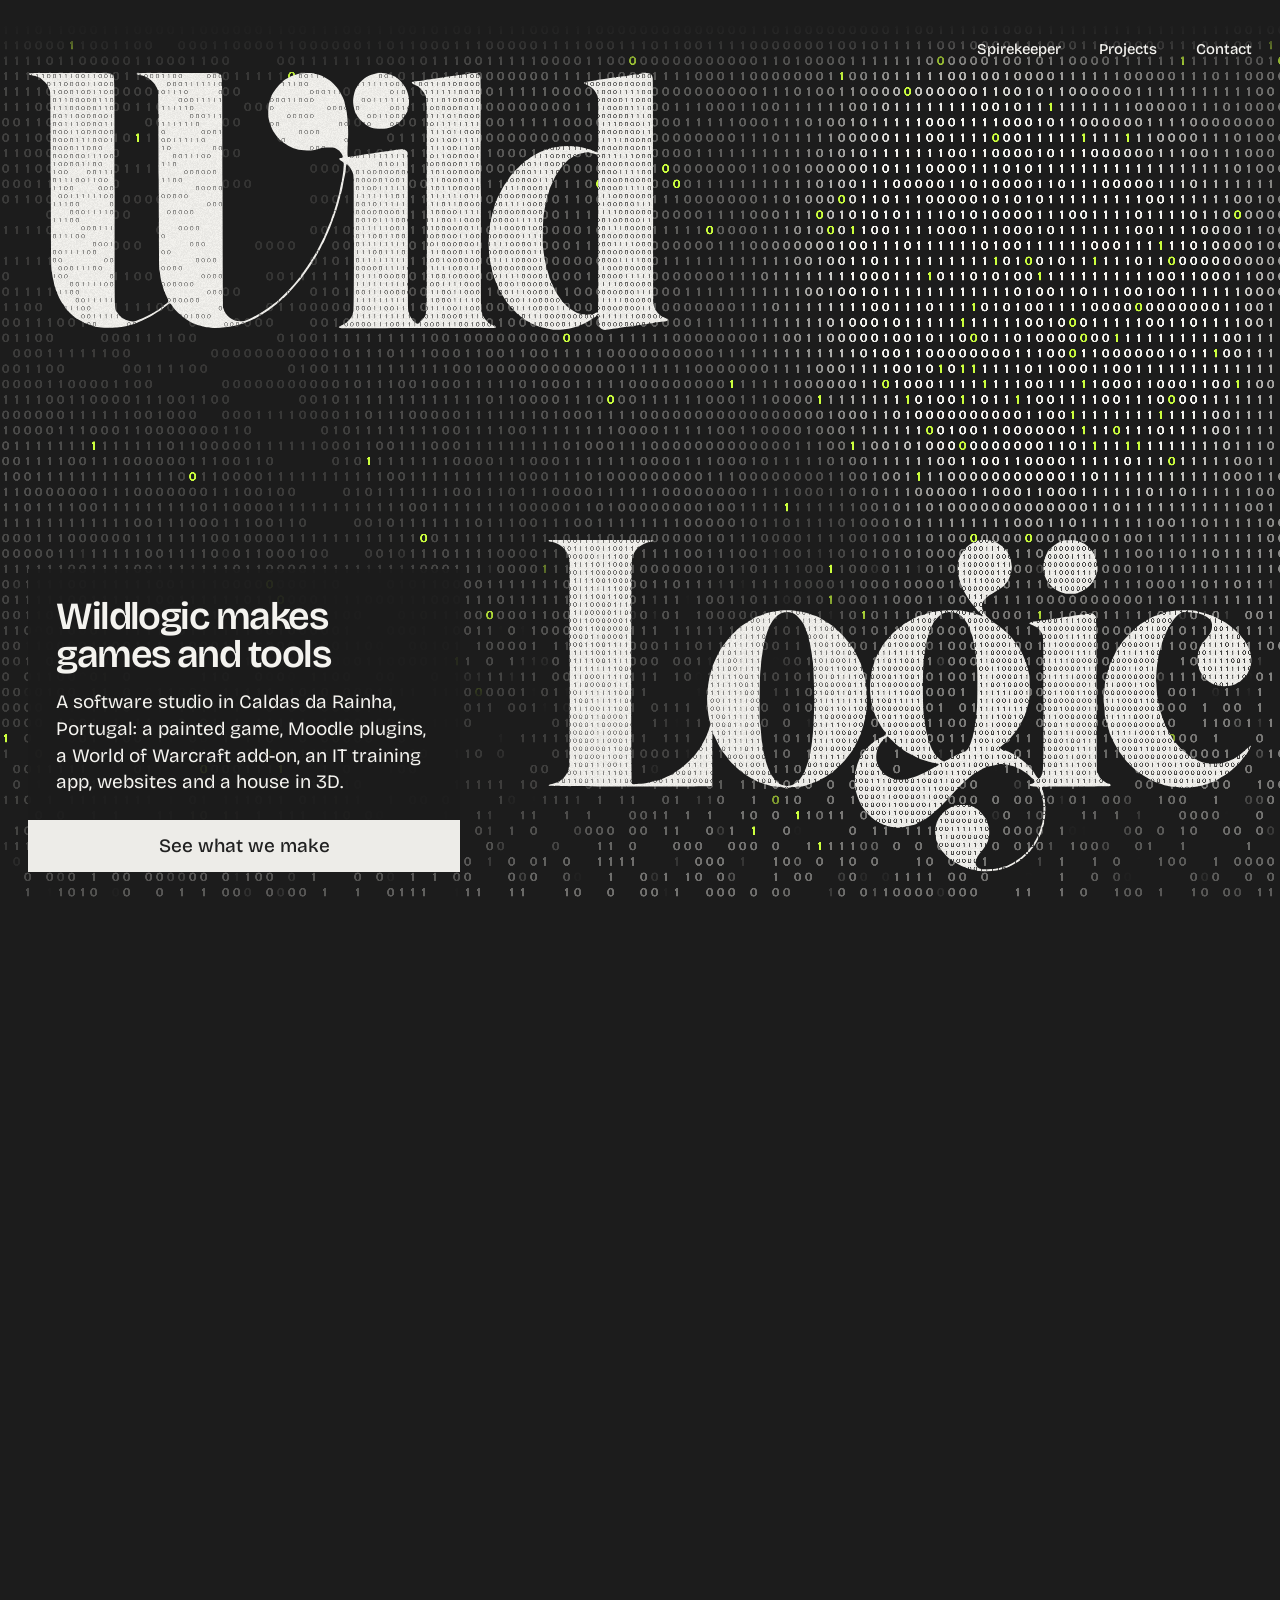
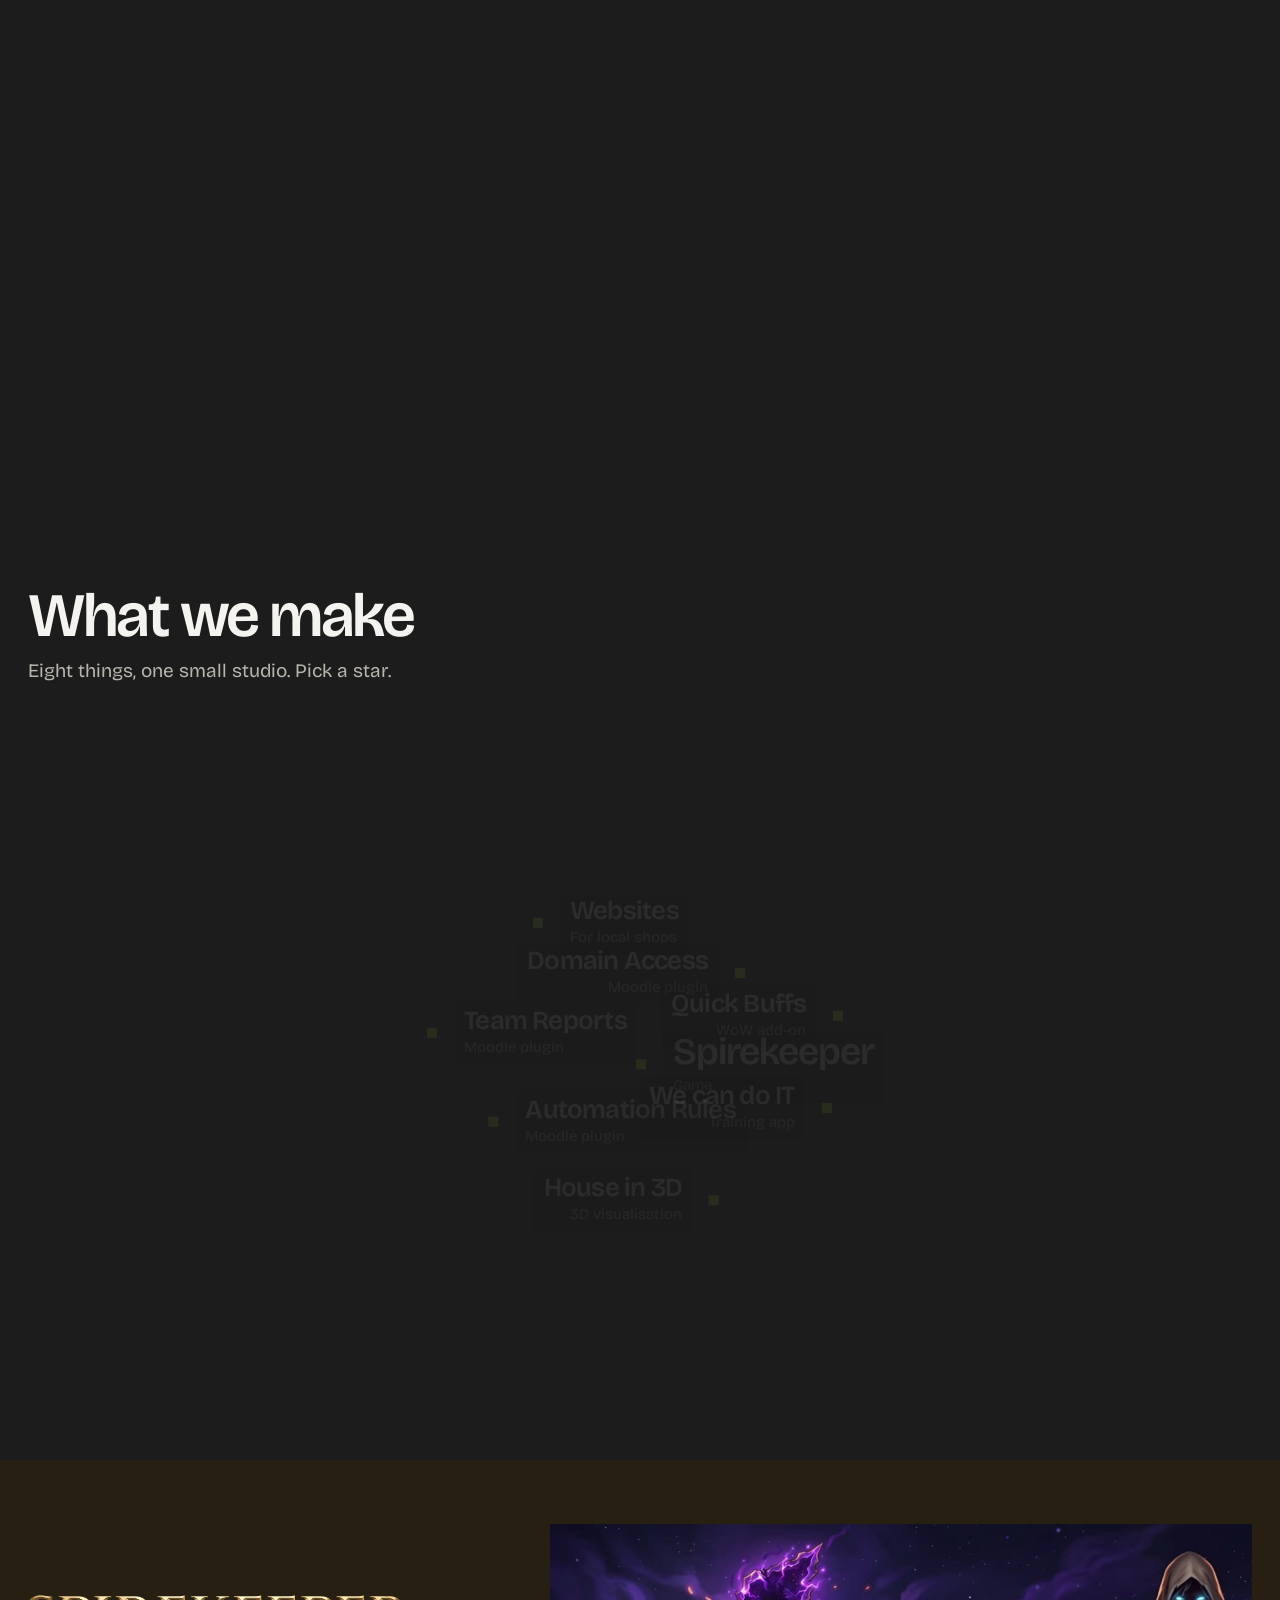
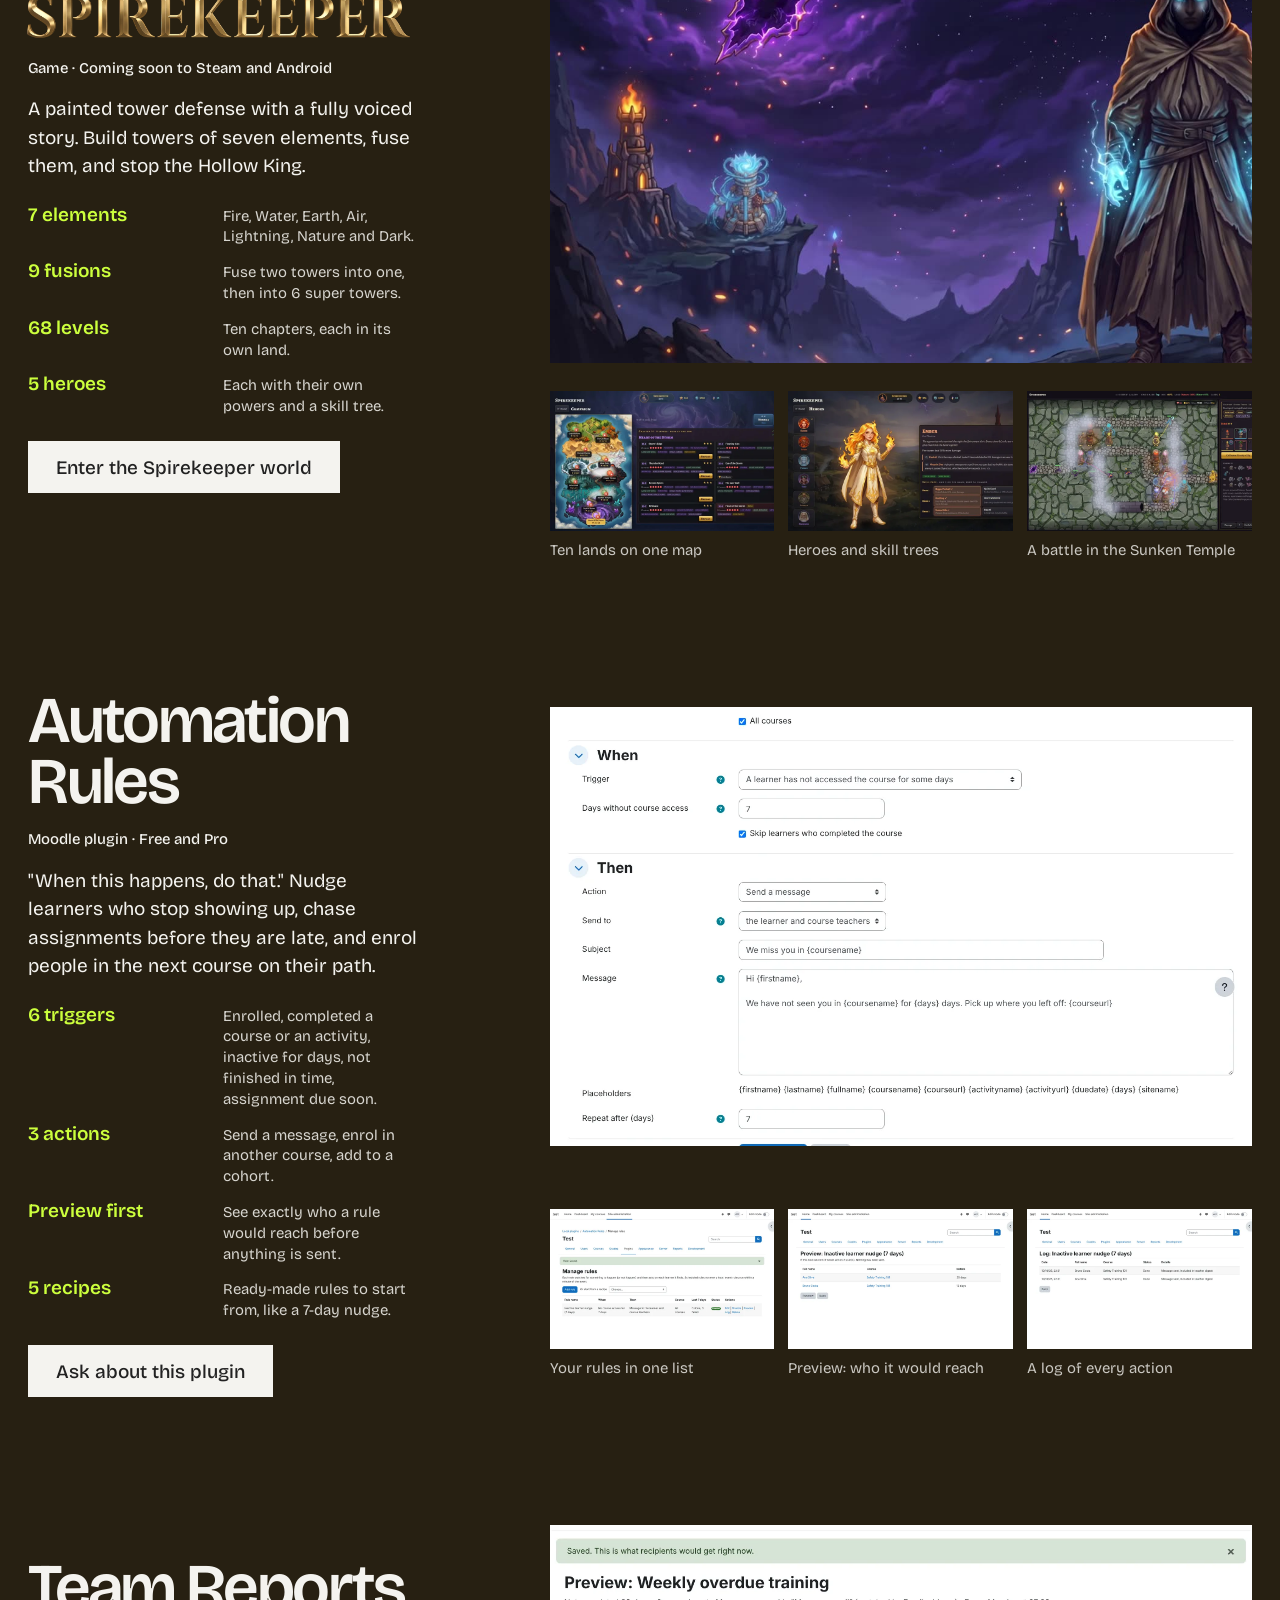
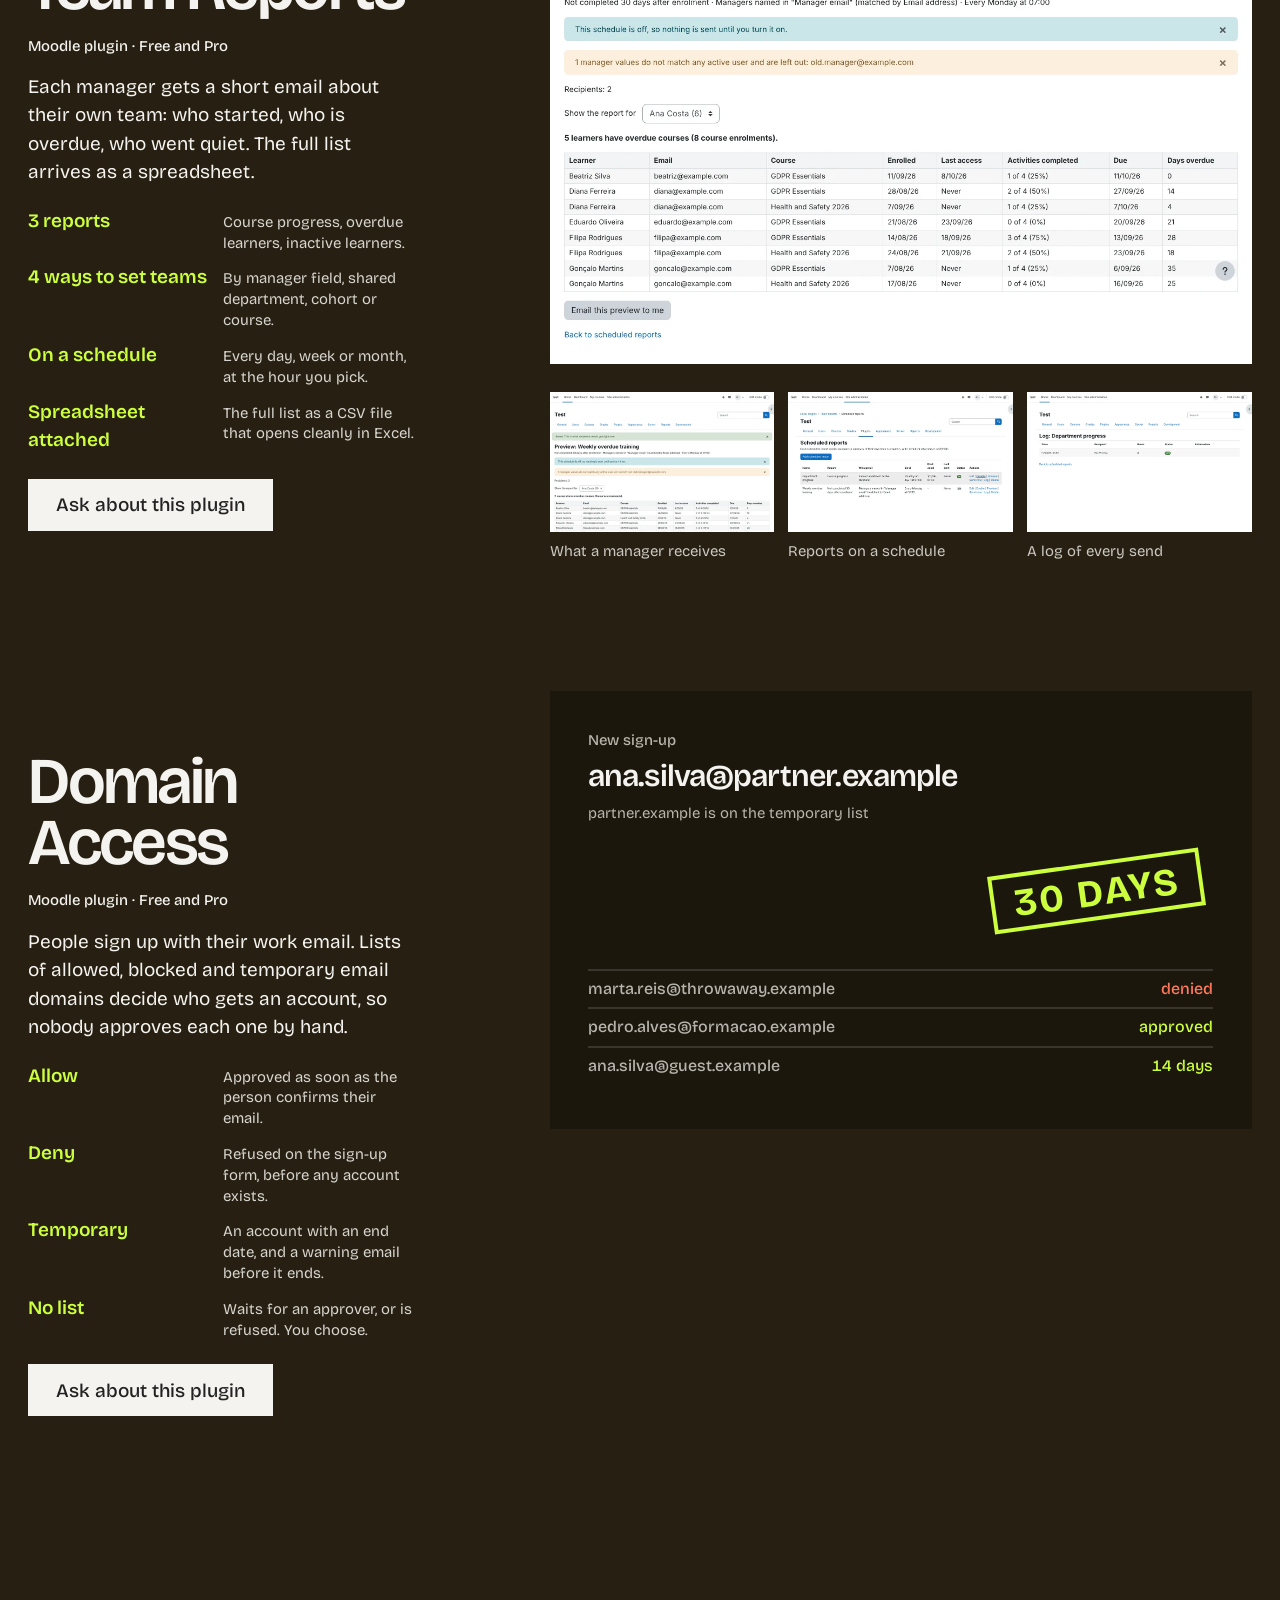
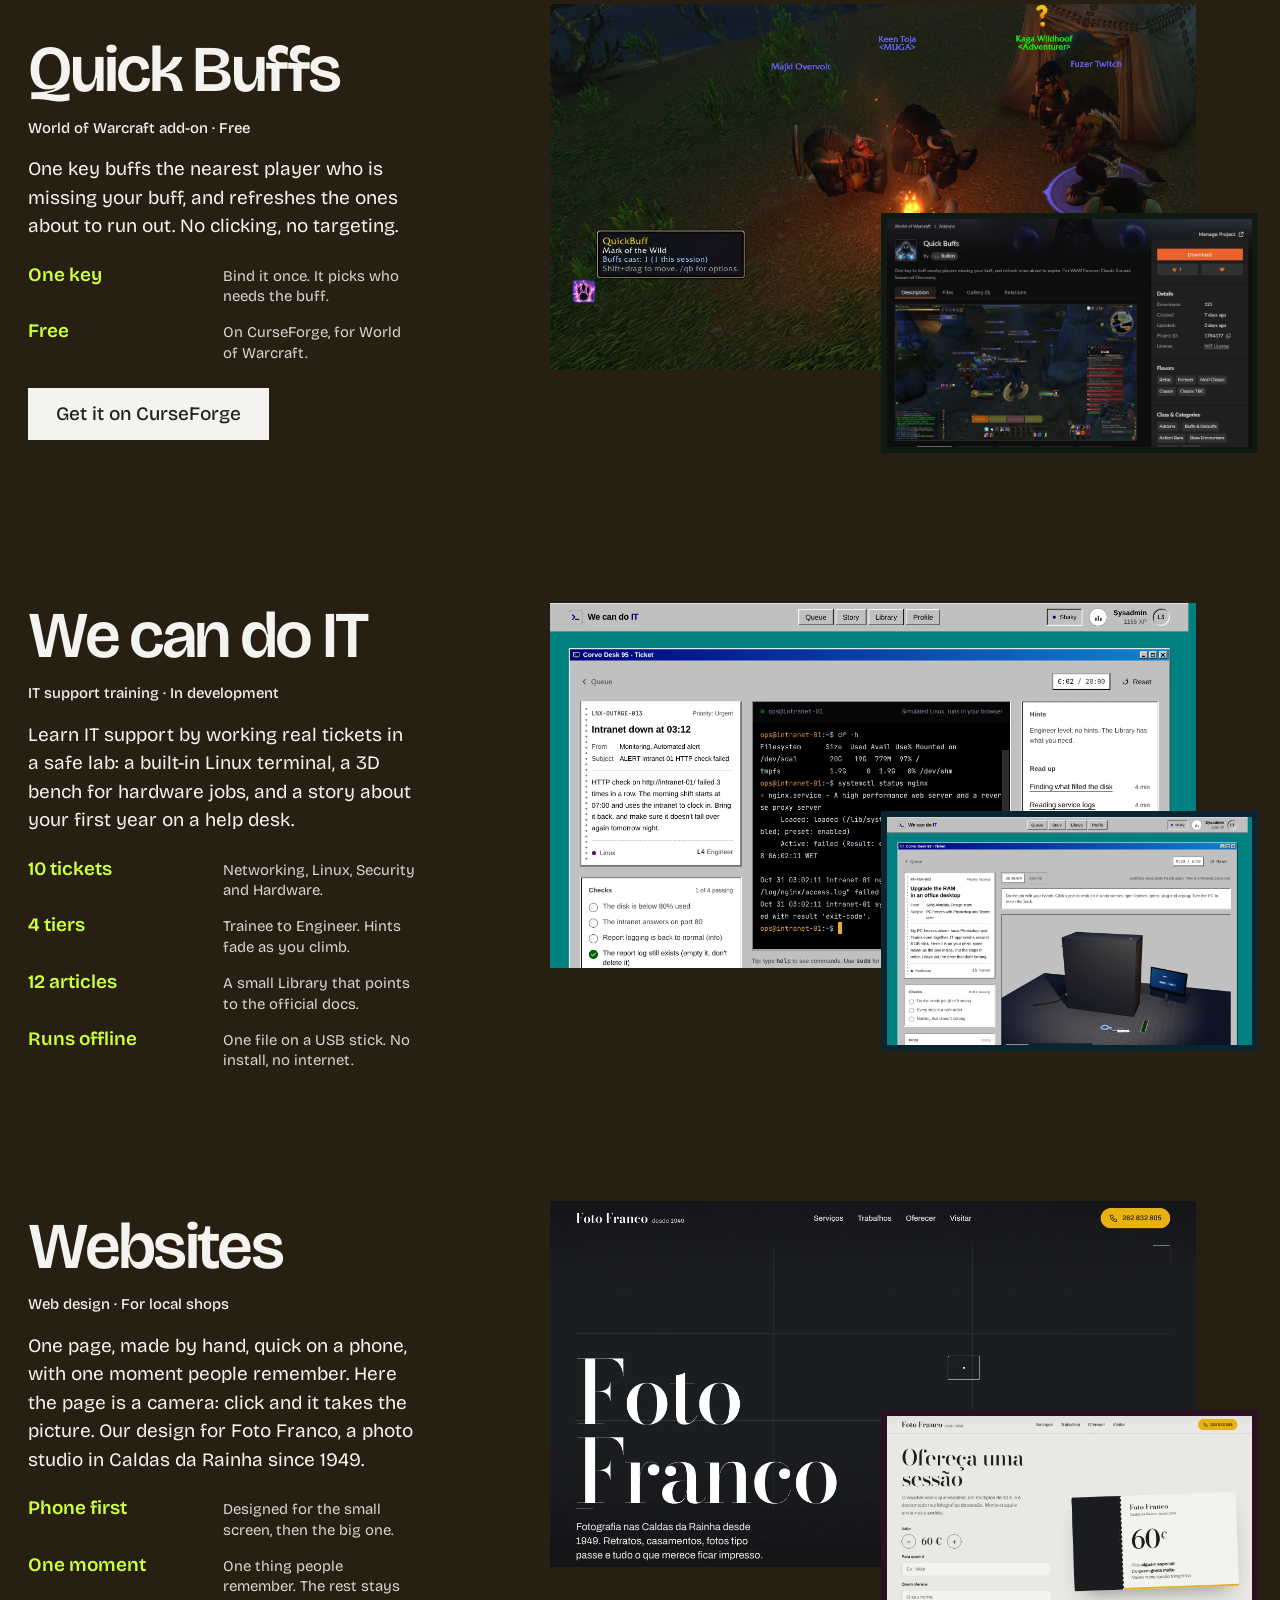
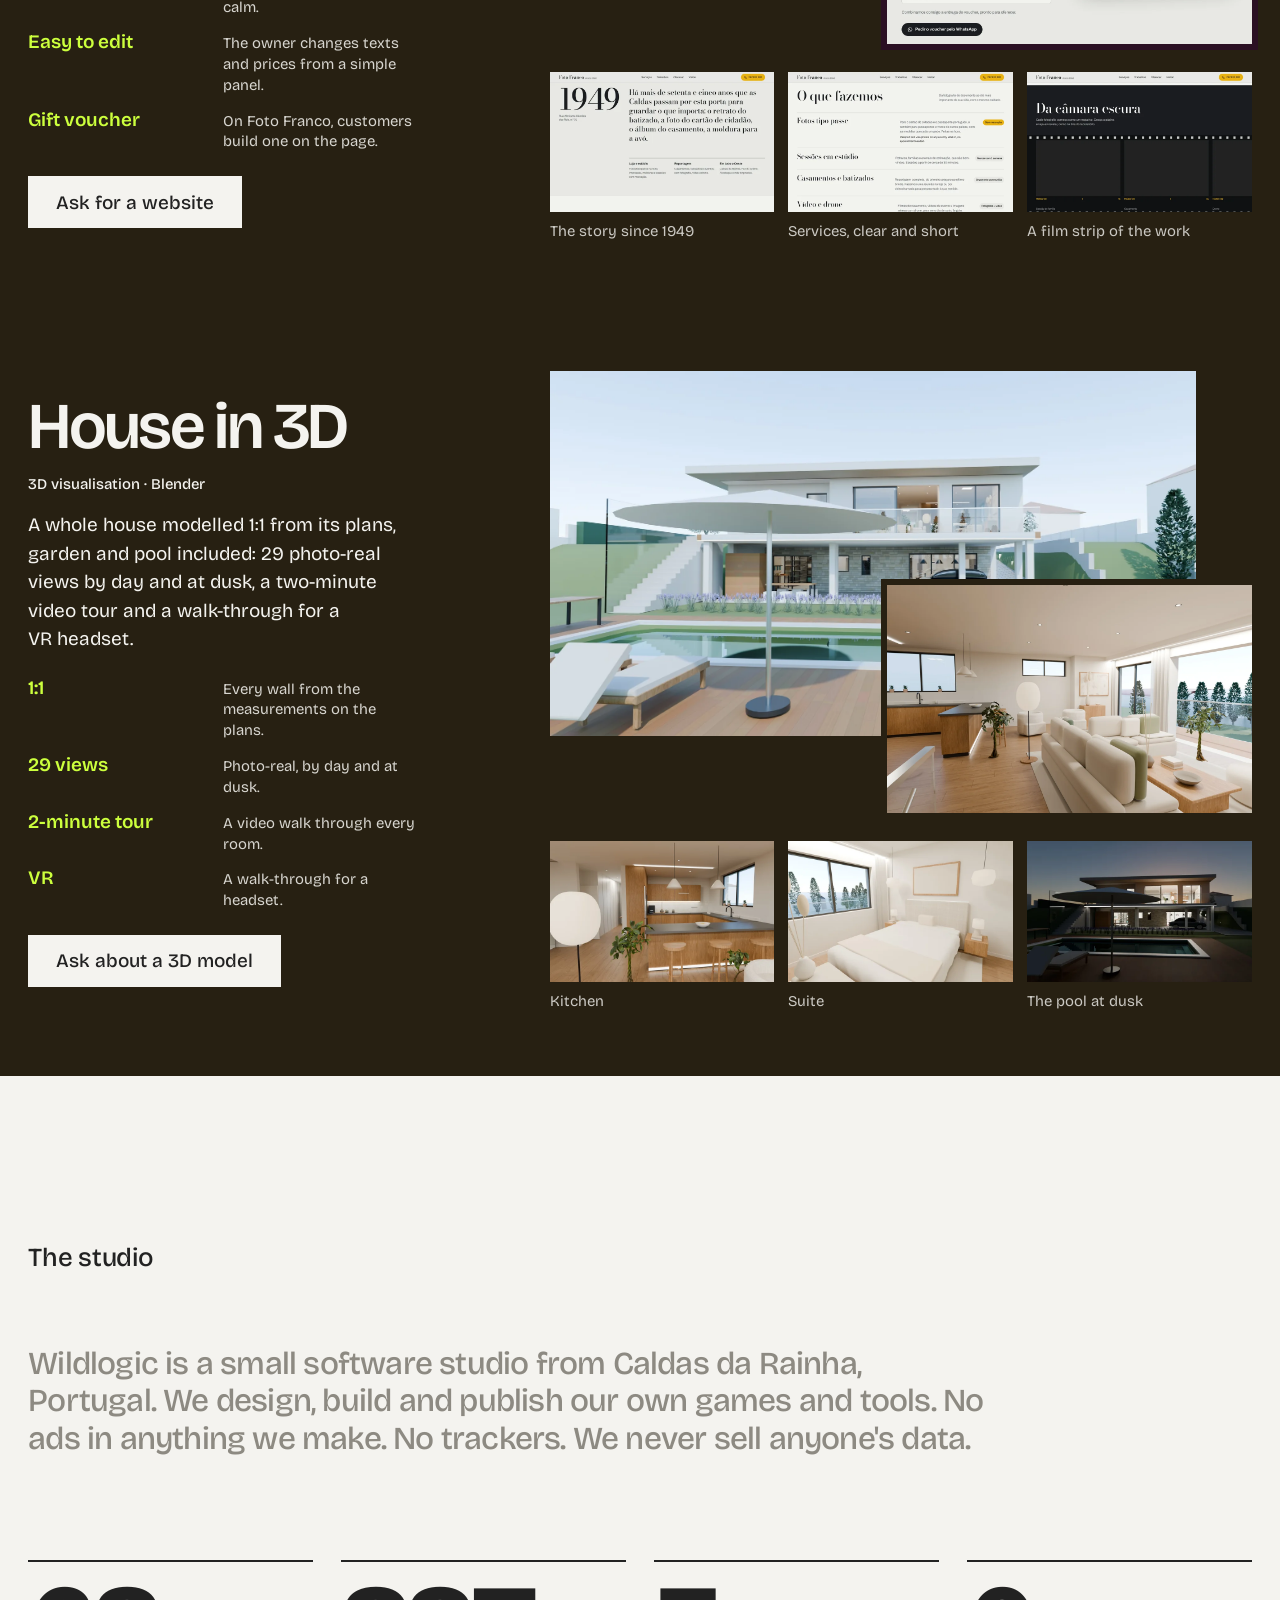
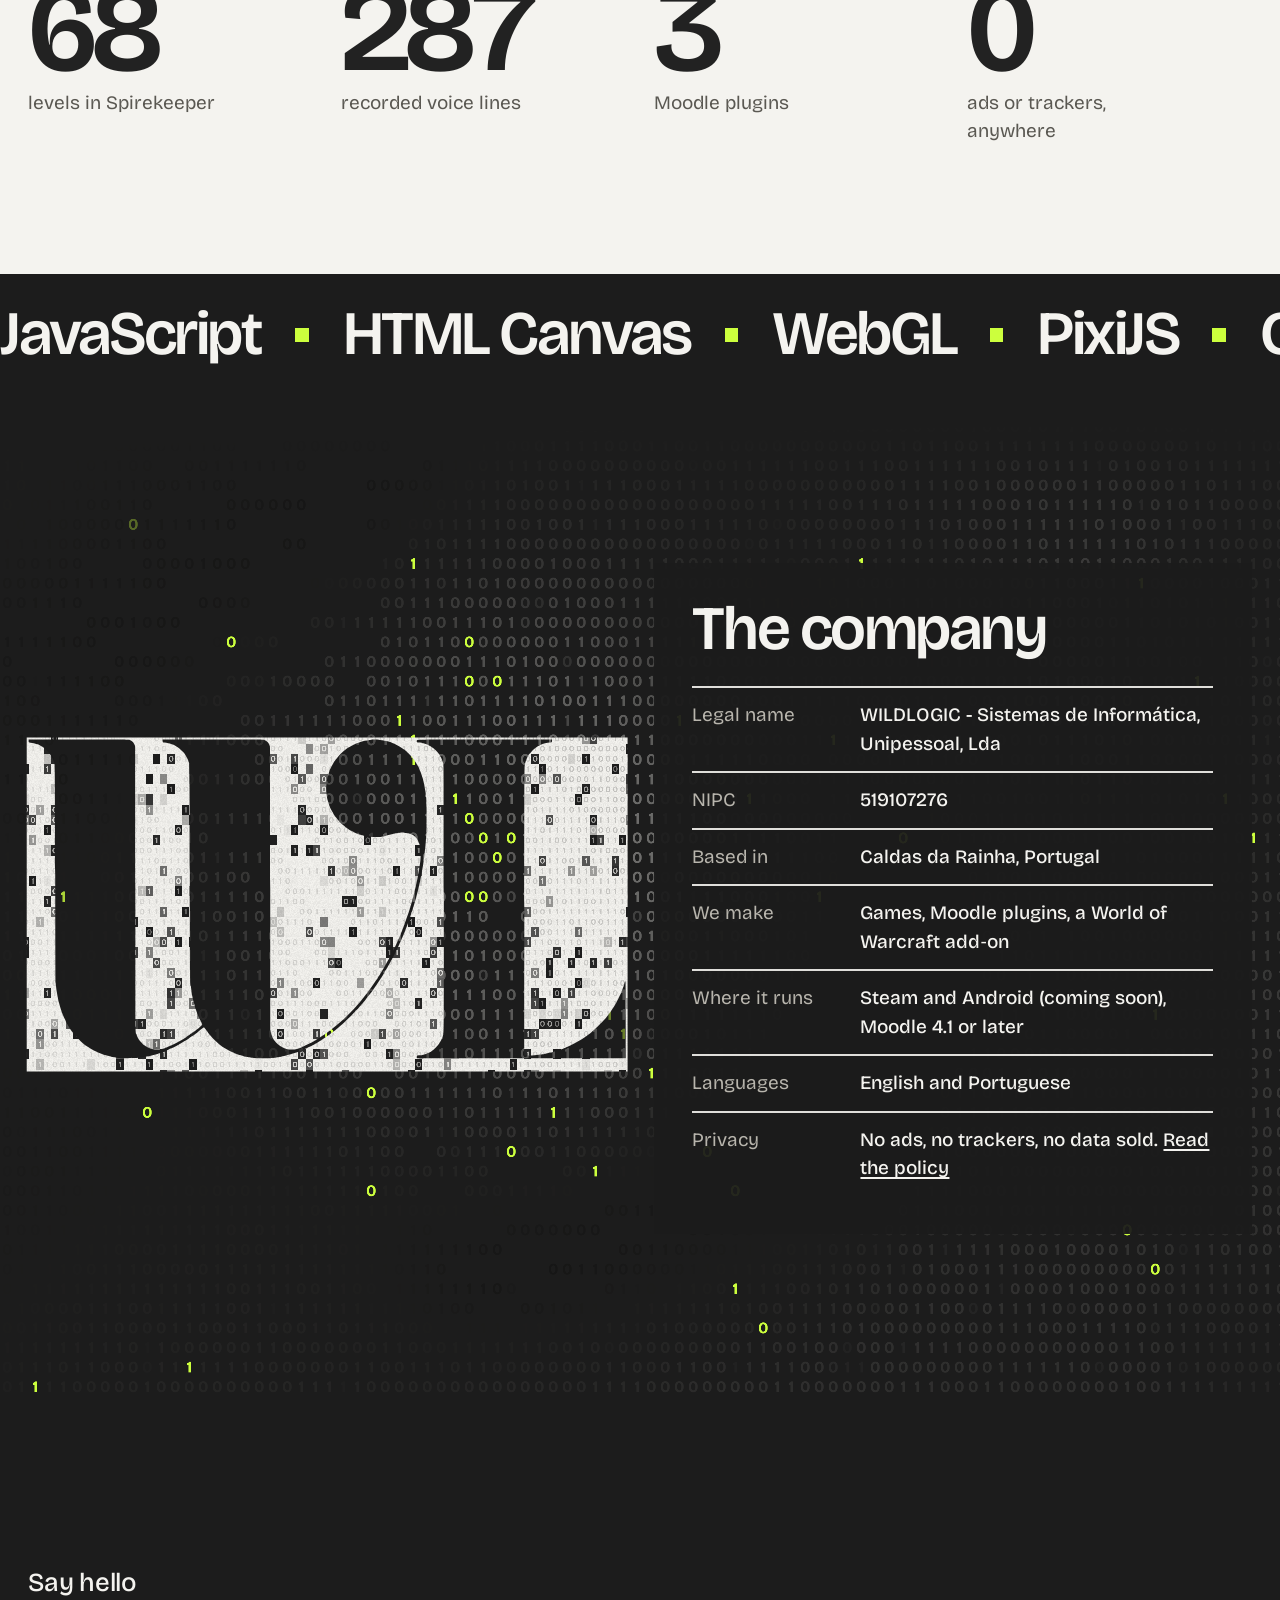
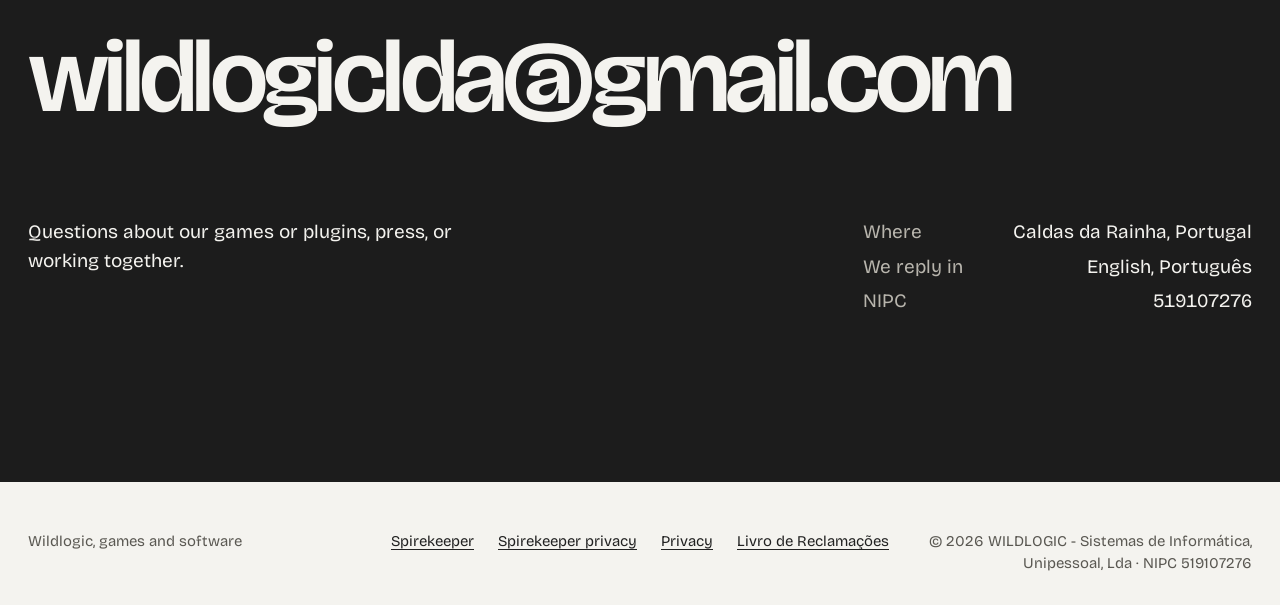
<file: index.html>
<!doctype html>
<html lang="en">
<head>
<meta charset="utf-8">
<meta name="viewport" content="width=device-width, initial-scale=1">
<title>Wildlogic | Games and software from Portugal</title>
<meta name="description" content="Wildlogic is a studio in Caldas da Rainha, Portugal. We make Spirekeeper, Moodle plugins and the Quick Buffs add-on for World of Warcraft.">
<link rel="canonical" href="https://wildlogic.pt/">
<meta name="theme-color" content="#222222">
<meta property="og:type" content="website">
<meta property="og:site_name" content="Wildlogic">
<meta property="og:title" content="Wildlogic | Games and software from Portugal">
<meta property="og:description" content="Wildlogic is a studio in Caldas da Rainha, Portugal. We make Spirekeeper, Moodle plugins and the Quick Buffs add-on for World of Warcraft.">
<meta property="og:url" content="https://wildlogic.pt/">
<meta property="og:image" content="https://wildlogic.pt/assets/img/og.jpg">
<meta name="twitter:card" content="summary_large_image">
<link rel="icon" href="favicon.svg" type="image/svg+xml">
<link rel="apple-touch-icon" href="apple-touch-icon.png">
<link rel="preload" href="assets/fonts/bricolage-grotesque-latin-standard-normal.woff2" as="font" type="font/woff2" crossorigin>
<link rel="stylesheet" href="assets/site.css">
</head>
<body>
<a class="skip" href="#main">Skip to content</a>

<main id="main">
<nav class="nav" aria-label="Main"><a href="spirekeeper/">Spirekeeper</a><a href="./#work">Projects</a><a href="./#contact">Contact</a></nav>
<section class="hero" aria-labelledby="title">
  <div class="hero-stage">
    <canvas aria-hidden="true"></canvas>
    <div class="words" role="img" aria-label="Wild Logic"><span class="word word-wild"><svg aria-hidden="true" focusable="false" xmlns="http://www.w3.org/2000/svg" viewBox="183 90 1613 651"><path fill="currentColor" fill-rule="evenodd" d="M1506.0,739.0C1499.8,738.1 1488.4,735.8 1476.2,732.8C1466.6,730.5 1442.2,719.1 1434.4,713.3C1416.1,699.7 1410.8,695.0 1400.9,683.4C1395.7,677.4 1391.2,672.3 1390.8,672.0C1389.9,671.3 1385.8,665.1 1384.2,662.0C1383.5,660.6 1381.6,657.5 1380.0,655.0C1378.4,652.5 1376.6,649.6 1376.1,648.5C1375.6,647.4 1373.6,644.0 1371.6,641.0C1369.6,638.0 1368.0,635.1 1368.0,634.5C1368.0,634.0 1366.6,630.1 1364.9,626.0C1358.8,611.4 1357.3,607.5 1354.0,597.2C1352.9,593.8 1352.0,590.2 1352.0,589.2C1352.0,588.3 1351.2,583.7 1350.1,579.0C1346.0,561.6 1344.9,554.0 1344.1,535.5C1342.9,509.9 1346.0,469.7 1350.1,458.2C1351.1,455.2 1352.0,452.0 1352.0,450.9C1352.0,449.9 1352.9,446.2 1353.9,442.8C1356.2,435.4 1358.7,426.2 1360.1,420.3C1360.7,418.0 1361.8,415.6 1362.6,414.9C1363.4,414.3 1364.0,413.2 1364.0,412.6C1364.0,410.5 1380.4,378.5 1384.6,372.5C1386.8,369.2 1391.0,363.2 1393.8,359.1C1396.6,355.1 1400.1,350.2 1401.7,348.2C1406.4,342.2 1435.3,314.0 1438.5,312.3C1440.2,311.4 1443.1,309.5 1445.0,308.0C1451.9,302.6 1471.1,291.7 1477.9,289.4C1481.6,288.1 1486.0,286.4 1487.6,285.5C1489.2,284.7 1491.4,284.0 1492.5,284.0C1493.6,284.0 1495.6,283.3 1496.8,282.4C1498.0,281.6 1505.7,279.7 1513.8,278.4C1539.4,274.1 1567.4,275.3 1587.0,281.7C1589.5,282.5 1593.5,283.6 1595.9,284.1C1598.4,284.6 1601.4,285.7 1602.6,286.5C1603.9,287.3 1605.5,288.0 1606.2,288.0C1606.9,288.0 1609.9,289.2 1612.8,290.7C1616.4,292.5 1618.4,293.0 1619.1,292.3C1619.8,291.6 1620.1,269.3 1620.0,223.4C1619.9,155.5 1619.9,155.5 1617.4,149.1C1612.3,136.4 1606.1,129.8 1592.9,123.2C1587.3,120.4 1583.5,117.9 1583.5,117.0C1583.5,115.0 1590.6,113.3 1603.8,112.0C1609.5,111.5 1614.6,110.8 1615.2,110.4C1615.7,110.1 1622.3,109.0 1629.8,108.0C1643.0,106.3 1649.4,105.3 1664.5,103.0C1668.3,102.4 1676.7,101.2 1683.0,100.4C1689.3,99.6 1697.3,98.3 1700.8,97.5C1704.3,96.7 1709.2,96.0 1711.8,96.0C1714.4,96.0 1719.2,95.3 1722.5,94.6C1725.8,93.8 1732.4,92.8 1737.2,92.4C1747.4,91.6 1754.4,94.4 1755.6,99.8C1755.9,101.3 1756.6,103.8 1757.1,105.4C1757.6,107.1 1758.0,221.5 1758.0,389.0C1758.0,573.1 1758.3,671.5 1759.0,675.1C1761.9,690.7 1774.1,704.7 1789.0,709.8C1793.1,711.2 1794.6,712.2 1794.8,713.8C1795.3,716.8 1793.0,717.6 1779.0,719.0C1772.1,719.6 1763.8,720.8 1760.5,721.5C1757.2,722.3 1750.5,723.4 1745.5,724.0C1740.5,724.5 1732.7,725.7 1728.0,726.4C1717.9,728.1 1707.2,729.7 1693.5,731.5C1684.5,732.6 1675.1,734.0 1656.5,737.0C1636.4,740.2 1635.5,740.3 1630.1,737.9C1622.8,734.8 1620.8,730.1 1620.6,716.0C1620.4,701.6 1619.7,700.7 1612.7,706.5C1605.3,712.7 1577.6,728.0 1573.8,728.0C1573.0,728.0 1571.6,728.6 1570.5,729.4C1568.6,730.7 1563.5,732.3 1553.5,734.9C1539.4,738.5 1516.5,740.5 1506.0,739.0ZM973.2,735.2C967.9,735.0 966.0,734.6 966.0,733.5C966.0,731.8 968.7,729.0 970.4,729.0C973.3,729.0 983.8,722.4 989.3,717.2C995.6,711.0 999.4,705.3 1000.9,699.4C1001.4,697.2 1002.4,693.7 1002.9,691.5C1003.6,688.8 1004.0,632.1 1004.0,520.6C1004.0,353.8 1004.0,353.6 1001.9,346.1C998.7,334.6 987.4,319.1 985.0,323.0C984.6,323.6 983.9,328.5 983.6,333.8C983.2,339.2 982.3,346.0 981.5,349.0C979.9,355.7 978.3,363.8 976.5,374.5C975.8,378.9 974.5,385.4 973.6,389.0C972.0,395.1 971.2,398.1 966.0,417.5C960.8,436.5 956.3,449.9 946.4,475.5C945.0,479.4 943.1,484.1 942.2,486.0C939.8,491.6 937.2,497.7 935.1,502.2C934.0,504.6 931.9,509.4 930.5,513.0C929.0,516.6 927.3,520.1 926.7,520.9C926.1,521.6 923.9,525.4 922.0,529.4C917.1,538.9 911.4,549.7 908.7,554.2C907.5,556.2 904.8,560.8 902.7,564.3C900.6,567.9 898.3,571.4 897.5,572.0C896.7,572.7 896.0,573.7 896.0,574.2C896.0,575.1 889.4,584.9 882.1,595.0C879.8,598.0 876.6,602.5 874.8,605.0C868.3,614.3 843.5,643.0 835.2,650.9C813.4,671.7 803.3,680.1 784.0,693.1C772.3,701.0 771.1,701.7 768.0,703.2C766.6,703.9 763.2,705.9 760.5,707.6C757.8,709.3 752.6,711.9 749.0,713.4C745.4,714.9 740.8,717.0 738.8,718.1C736.8,719.1 734.5,720.0 733.8,720.0C733.1,720.0 731.3,720.6 729.9,721.4C727.3,722.7 715.5,726.1 700.0,730.0C684.1,733.9 657.4,735.9 644.0,734.0C640.4,733.5 633.7,732.6 629.0,732.0C624.3,731.3 619.3,730.1 617.8,729.4C616.3,728.6 614.1,728.0 612.8,728.0C611.5,728.0 608.8,727.1 606.7,726.0C604.7,724.9 602.4,724.0 601.8,724.0C594.9,724.0 566.9,704.2 555.9,691.6C552.1,687.3 547.4,681.3 545.4,678.3C541.2,672.0 540.0,671.8 533.8,676.8C527.0,682.2 521.3,686.5 515.0,691.0C510.1,694.5 506.1,697.0 493.2,704.7C487.2,708.3 463.1,720.0 461.8,720.0C461.1,720.0 459.4,720.6 458.0,721.3C450.9,725.0 429.0,730.6 411.5,733.2C394.3,735.7 361.5,734.1 349.0,730.1C346.0,729.1 340.1,727.3 336.0,726.0C328.1,723.6 325.5,722.6 323.0,721.1C313.5,715.3 307.7,712.0 307.1,712.0C304.3,712.0 276.0,685.6 276.0,682.9C276.0,682.4 273.8,678.9 271.2,675.2C268.5,671.5 265.2,666.2 263.7,663.5C259.6,655.4 256.0,647.2 256.0,645.8C256.0,645.1 255.1,643.1 254.0,641.5C252.9,639.9 252.0,637.5 252.0,636.2C252.0,634.9 251.3,632.6 250.5,631.0C249.7,629.4 248.6,625.3 248.1,621.8C247.5,618.3 246.6,613.9 246.0,612.0C245.4,610.1 244.0,601.8 242.8,593.5C240.6,578.6 240.6,577.4 240.0,360.0C239.4,141.5 239.4,141.5 237.2,135.0C235.9,131.5 234.3,127.8 233.5,127.0C232.7,126.1 232.0,124.8 232.0,124.1C232.0,120.4 213.1,103.0 209.1,103.0C208.3,103.0 206.9,102.4 206.1,101.7C204.5,100.3 199.0,98.7 192.0,97.5C186.0,96.4 185.0,95.9 185.0,93.9C185.0,92.0 186.9,92.0 287.3,92.0C389.6,92.0 389.6,92.0 393.7,95.0C401.7,100.9 401.0,73.1 401.0,392.1C401.0,702.1 400.7,683.8 406.4,694.1C413.5,706.7 424.2,714.4 438.7,717.4C445.4,718.8 446.5,718.7 453.9,717.0C462.8,714.8 479.6,707.4 491.5,700.4C493.7,699.1 496.7,697.4 498.2,696.5C501.7,694.5 516.6,684.4 520.2,681.6C521.7,680.5 525.6,677.5 528.9,675.0C537.8,668.3 538.0,667.1 532.6,656.5C530.0,651.7 528.0,646.9 528.0,645.9C528.0,644.9 527.6,643.9 527.1,643.5C526.2,643.0 525.7,641.8 522.0,629.0C517.6,613.9 516.9,610.7 516.0,602.8C515.5,598.2 514.5,592.2 513.8,589.5C512.9,585.7 512.5,530.1 512.0,362.0C511.4,143.6 511.4,139.4 509.4,134.5C508.4,131.8 506.7,128.4 505.7,127.0C504.8,125.7 504.0,124.0 504.0,123.4C504.0,121.7 496.7,113.5 490.4,108.3C483.6,102.5 473.4,98.5 462.5,97.1C458.3,96.6 457.4,96.1 457.2,94.2C456.9,92.0 456.9,92.0 559.2,92.0C661.6,92.0 661.6,92.0 665.8,94.7C673.1,99.4 672.4,74.2 673.0,391.5C673.4,606.2 673.9,680.7 674.8,684.2C681.5,711.3 713.1,725.9 737.7,713.2C738.7,712.6 744.0,710.1 749.5,707.5C755.0,704.9 760.2,702.2 761.0,701.5C761.8,700.8 765.0,699.0 768.0,697.4C771.0,695.9 775.3,693.2 777.5,691.5C779.7,689.8 784.0,686.8 787.0,684.8C790.0,682.8 795.4,678.9 799.0,676.1C802.6,673.3 807.7,669.4 810.3,667.3C815.7,663.1 844.6,634.2 851.2,626.3C864.1,610.9 867.8,606.4 870.7,602.2C872.5,599.6 875.3,595.7 876.9,593.5C879.7,589.8 892.5,570.9 897.6,563.0C909.5,544.5 928.1,508.0 937.6,484.0C939.5,479.3 941.5,474.6 942.0,473.5C943.0,471.3 943.8,469.1 950.4,450.0C956.1,433.6 959.3,423.4 962.0,413.0C963.2,408.3 964.9,402.0 965.8,399.0C966.6,396.0 967.7,391.5 968.1,389.0C969.0,384.2 971.3,372.8 973.6,362.0C976.8,347.0 979.3,322.2 978.1,318.7C977.7,317.7 975.2,315.6 972.5,314.2C966.3,310.9 965.3,306.5 970.5,306.4C977.0,306.3 977.5,303.7 972.9,295.5C969.4,289.3 965.9,286.1 958.6,282.2C953.7,279.6 952.9,279.5 939.5,279.7C931.4,279.8 924.2,280.3 922.5,281.0C904.1,288.4 877.5,289.5 858.4,283.8C841.5,278.7 820.5,265.5 812.2,254.7C810.7,252.7 807.7,248.8 805.4,245.8C798.0,236.2 791.5,220.5 788.9,206.0C787.3,197.4 788.3,171.2 790.3,167.5C791.2,165.8 792.0,163.4 792.0,162.0C792.0,160.6 792.9,157.8 794.0,155.7C795.1,153.7 796.0,151.5 796.0,150.9C796.0,146.7 810.1,126.6 817.9,119.6C819.8,117.9 822.3,115.6 823.4,114.5C830.6,107.3 848.0,98.7 862.5,94.9C872.8,92.3 901.4,91.4 904.1,93.7C904.9,94.3 907.7,95.1 910.4,95.5C918.1,96.7 932.2,103.3 942.5,110.5C955.1,119.4 968.7,136.7 975.1,152.0C975.7,153.4 976.9,155.9 977.7,157.7C978.6,159.4 979.6,162.6 980.1,164.7C980.5,166.8 981.7,171.4 982.5,175.0C986.5,191.1 987.1,195.4 988.6,218.6C989.8,238.5 989.9,246.7 989.1,260.7C987.5,286.2 987.6,302.9 989.4,303.6C990.2,303.9 993.5,303.5 996.7,302.6C1000.0,301.8 1006.7,300.8 1011.6,300.4C1016.5,300.0 1021.5,299.3 1022.8,298.9C1024.1,298.4 1031.0,297.3 1038.2,296.5C1045.5,295.6 1053.2,294.5 1055.4,294.0C1057.7,293.5 1063.5,292.6 1068.5,292.0C1073.5,291.5 1081.1,290.4 1085.5,289.6C1089.9,288.7 1095.3,288.0 1097.5,288.0C1099.7,288.0 1104.2,287.3 1107.5,286.5C1110.8,285.7 1117.1,284.8 1121.5,284.5C1129.1,283.9 1129.7,284.0 1134.1,286.9C1137.5,289.1 1138.9,290.7 1139.4,293.0C1139.7,294.8 1140.0,384.2 1140.0,491.8C1140.0,687.3 1140.0,687.3 1142.2,695.4C1144.4,703.2 1145.8,706.1 1151.7,714.4C1154.9,718.7 1162.0,724.0 1164.7,724.0C1166.6,724.0 1176.8,714.0 1180.9,708.1C1182.2,706.2 1184.2,702.0 1185.4,698.6C1187.5,692.5 1187.5,692.5 1187.8,427.5C1188.1,133.5 1188.6,156.9 1181.7,143.7C1177.6,135.8 1165.9,124.0 1162.3,124.0C1159.6,124.0 1150.0,118.4 1150.0,116.9C1150.0,114.7 1150.6,114.5 1165.7,112.5C1171.9,111.7 1178.9,110.6 1181.2,110.1C1183.6,109.6 1188.9,108.8 1193.0,108.5C1197.1,108.1 1204.9,107.0 1210.2,105.9C1215.5,104.9 1221.7,104.0 1224.0,104.0C1226.3,104.0 1231.1,103.3 1234.8,102.5C1238.5,101.7 1246.0,100.6 1251.5,100.0C1257.0,99.4 1263.1,98.5 1265.0,98.0C1266.9,97.5 1273.4,96.6 1279.3,96.0C1285.2,95.4 1291.2,94.5 1292.5,94.0C1293.8,93.5 1298.9,92.8 1303.7,92.5C1313.9,91.8 1317.9,93.2 1321.7,98.9C1324.0,102.3 1324.0,102.3 1324.0,394.3C1324.0,685.8 1324.0,686.2 1326.1,694.8C1328.8,705.9 1332.7,712.1 1343.8,722.1C1346.8,724.8 1353.0,728.0 1355.4,728.0C1358.7,728.0 1362.5,731.3 1361.7,733.3C1361.1,734.9 1353.9,735.0 1271.3,735.1C1221.9,735.2 1136.3,735.3 1081.0,735.4C1025.7,735.4 977.2,735.4 973.2,735.2ZM1610.7,698.0C1612.8,696.9 1615.5,696.0 1616.7,696.0C1617.9,696.0 1619.1,695.6 1619.5,695.1C1619.8,694.6 1620.0,605.6 1620.0,497.3C1620.1,313.6 1620.0,300.4 1618.4,299.3C1616.5,297.9 1610.4,296.0 1599.2,293.4C1592.1,291.6 1591.8,291.7 1582.7,293.8C1577.7,295.0 1572.5,296.0 1571.2,296.0C1569.9,296.0 1565.3,298.1 1560.9,300.8C1556.5,303.4 1551.5,306.3 1549.8,307.2C1539.1,313.0 1516.6,341.6 1508.5,359.5C1506.5,363.9 1503.8,369.8 1502.5,372.5C1498.5,381.0 1496.0,387.2 1496.0,388.9C1496.0,389.8 1495.1,393.2 1494.0,396.5C1489.3,411.0 1488.4,415.1 1482.4,449.0C1480.4,460.5 1479.3,519.6 1480.8,533.0C1482.2,544.7 1484.9,562.2 1485.6,564.0C1485.9,564.8 1486.8,569.1 1487.5,573.5C1488.3,577.9 1489.5,583.5 1490.3,586.0C1494.6,598.9 1496.0,603.7 1496.0,605.1C1496.0,606.7 1498.0,611.8 1502.2,621.0C1503.4,623.5 1505.1,627.3 1506.0,629.5C1509.4,637.2 1513.1,644.5 1514.9,647.0C1515.9,648.4 1519.4,653.5 1522.6,658.4C1537.3,680.8 1561.3,698.0 1581.0,700.4C1589.8,701.5 1606.8,700.1 1610.7,698.0ZM1058.5,232.0C1044.8,230.3 1033.6,223.8 1019.3,209.1C1015.9,205.6 1012.8,201.8 1012.4,200.6C1012.1,199.5 1011.2,197.8 1010.5,197.0C1006.6,192.6 1002.0,174.2 1002.0,163.3C1002.0,152.2 1006.6,133.9 1010.7,128.9C1011.4,128.1 1012.0,127.0 1012.0,126.7C1012.0,126.3 1014.0,123.3 1016.3,120.0C1026.8,105.7 1042.3,96.4 1062.0,92.8C1068.9,91.6 1084.6,92.5 1089.4,94.5C1091.3,95.3 1094.0,96.0 1095.3,96.0C1096.7,96.0 1098.9,96.9 1100.3,98.0C1101.7,99.1 1103.4,100.0 1104.1,100.0C1106.6,100.0 1116.7,107.5 1123.5,114.5C1139.5,130.8 1147.1,159.0 1141.1,179.0C1139.9,182.7 1139.0,186.5 1139.0,187.4C1139.0,190.9 1128.9,206.1 1121.8,213.0C1114.5,220.1 1108.5,223.9 1095.6,229.4C1088.3,232.6 1072.1,233.7 1058.5,232.0Z"/></svg></span><span class="word word-logic"><svg aria-hidden="true" focusable="false" xmlns="http://www.w3.org/2000/svg" viewBox="71 765 1837 869"><path fill="currentColor" fill-rule="evenodd" d="M1198.0,1631.9C1192.8,1631.5 1186.5,1630.5 1184.1,1629.6C1181.7,1628.7 1178.9,1628.0 1177.9,1628.0C1168.9,1628.0 1136.7,1613.2 1124.3,1603.3C1122.0,1601.5 1119.8,1600.0 1119.3,1600.0C1117.7,1600.0 1103.3,1584.6 1097.8,1577.0C1094.8,1572.9 1091.1,1566.3 1089.5,1562.5C1088.0,1558.7 1086.3,1554.9 1085.7,1554.2C1084.2,1552.3 1081.6,1535.5 1081.7,1527.5C1081.7,1512.4 1087.2,1497.9 1097.4,1485.3C1104.1,1477.1 1112.3,1470.6 1121.5,1466.0C1133.6,1460.1 1136.7,1459.5 1153.7,1459.6C1168.0,1459.7 1169.4,1459.8 1176.2,1462.5C1180.2,1464.1 1184.2,1465.9 1185.0,1466.6C1185.8,1467.2 1187.6,1468.1 1188.9,1468.5C1194.1,1470.1 1210.3,1488.0 1214.9,1497.2C1222.0,1511.7 1224.8,1530.8 1221.5,1543.3C1220.7,1546.5 1220.0,1549.8 1220.0,1550.7C1220.0,1554.9 1210.5,1571.1 1203.0,1579.6C1184.5,1600.5 1182.1,1618.5 1196.9,1625.3C1206.1,1629.6 1246.1,1627.1 1256.9,1621.6C1258.5,1620.7 1260.8,1620.0 1262.0,1620.0C1265.2,1620.0 1275.3,1615.5 1286.9,1608.7C1314.2,1593.1 1334.6,1570.8 1349.4,1540.5C1352.9,1533.2 1354.2,1529.6 1358.0,1517.0C1359.2,1512.9 1360.6,1508.2 1361.2,1506.5C1361.8,1504.8 1362.8,1496.5 1363.6,1488.0C1366.0,1459.3 1362.9,1437.8 1353.3,1418.3C1350.0,1411.5 1350.2,1411.6 1339.1,1411.0C1331.5,1410.6 1329.5,1410.2 1328.6,1408.7C1327.3,1406.5 1330.0,1404.0 1333.6,1404.0C1336.1,1404.0 1341.0,1400.4 1341.0,1398.6C1341.0,1396.7 1328.3,1383.4 1321.0,1377.5C1306.1,1365.5 1287.1,1356.8 1272.0,1354.9C1268.4,1354.5 1262.7,1353.6 1259.2,1353.0C1254.1,1352.1 1251.9,1352.2 1247.7,1353.4C1244.8,1354.3 1238.5,1355.6 1233.5,1356.4C1216.1,1359.4 1214.2,1360.0 1202.4,1366.8C1196.0,1370.5 1188.3,1374.8 1185.4,1376.5C1182.5,1378.2 1176.6,1382.6 1172.3,1386.4C1168.0,1390.2 1161.4,1396.0 1157.5,1399.4C1153.7,1402.7 1149.0,1407.3 1147.0,1409.4C1145.1,1411.5 1140.6,1416.3 1137.0,1420.0C1133.4,1423.7 1124.7,1433.0 1117.5,1440.6C1096.6,1462.9 1094.0,1465.4 1070.5,1485.7C1063.3,1491.8 1055.2,1497.3 1048.0,1500.8C1044.1,1502.8 1033.8,1508.4 1031.0,1510.1C1029.6,1511.0 1022.9,1512.7 1016.0,1514.0C1009.1,1515.2 1000.2,1516.9 996.2,1517.7C991.8,1518.6 986.6,1519.0 983.2,1518.7C971.6,1517.6 958.2,1515.1 955.2,1513.6C953.5,1512.7 951.3,1512.0 950.3,1512.0C949.3,1512.0 945.5,1510.5 942.0,1508.6C938.4,1506.7 933.1,1503.9 930.2,1502.4C922.3,1498.2 907.5,1485.4 901.8,1477.8C900.8,1476.5 898.1,1473.1 895.8,1470.1C888.8,1461.1 882.2,1448.1 878.4,1435.5C877.1,1431.1 875.2,1425.1 874.3,1422.1C872.0,1414.9 871.7,1375.3 873.9,1370.5C874.6,1368.8 875.8,1364.8 876.5,1361.5C881.3,1339.8 896.5,1315.5 915.2,1299.9C922.9,1293.5 937.2,1284.0 939.2,1284.0C940.0,1284.0 941.1,1283.5 941.6,1283.0C942.2,1282.4 945.1,1281.1 948.1,1280.1C954.5,1277.8 955.2,1276.0 951.6,1271.0C939.2,1253.6 926.6,1231.3 923.5,1221.0C923.1,1219.6 922.4,1218.0 922.0,1217.5C921.5,1217.0 920.7,1214.2 920.2,1211.5C919.6,1208.8 918.4,1204.0 917.6,1201.0C911.1,1177.3 909.8,1150.1 913.9,1125.0C914.4,1122.0 915.1,1116.8 915.5,1113.5C915.9,1110.2 917.0,1105.6 918.0,1103.2C919.1,1100.8 920.2,1097.2 920.6,1095.2C921.0,1093.2 921.8,1090.4 922.5,1089.0C923.2,1087.6 924.2,1084.4 924.9,1081.8C925.9,1077.5 930.5,1067.9 936.3,1057.7C937.5,1055.7 940.0,1051.2 941.9,1047.7C945.4,1041.2 951.9,1032.8 962.0,1022.0C965.3,1018.4 968.0,1015.2 968.0,1014.9C968.0,1013.3 977.0,1005.2 985.8,998.7C987.5,997.5 991.9,994.0 995.7,990.9C999.4,987.8 1003.7,984.7 1005.2,983.9C1006.7,983.1 1011.8,980.4 1016.7,977.9C1021.5,975.4 1028.0,972.1 1031.0,970.6C1034.0,969.1 1037.4,967.3 1038.5,966.7C1039.6,966.1 1042.8,965.1 1045.5,964.4C1050.5,963.1 1057.7,960.9 1063.5,958.9C1072.3,955.8 1086.7,953.4 1106.1,951.9C1123.8,950.5 1154.4,951.8 1161.6,954.3C1163.7,955.1 1167.9,956.0 1170.9,956.4C1173.9,956.8 1177.6,957.8 1179.1,958.6C1180.6,959.3 1183.1,960.0 1184.5,960.0C1185.9,960.0 1188.7,960.8 1190.8,961.9C1192.8,962.9 1196.0,964.1 1197.7,964.5C1199.5,964.8 1201.2,965.6 1201.5,966.1C1202.2,967.2 1206.0,967.3 1206.0,966.2C1206.0,965.4 1200.6,959.5 1198.7,958.3C1196.4,956.8 1183.8,942.4 1177.1,933.5C1170.6,924.9 1161.1,910.2 1158.4,904.5C1156.9,901.2 1155.1,897.8 1154.4,897.0C1153.7,896.2 1152.5,893.7 1151.7,891.5C1146.5,877.5 1144.7,872.2 1144.0,868.1C1143.5,865.6 1142.6,861.2 1141.9,858.5C1139.9,849.9 1140.2,827.4 1142.4,821.0C1149.6,800.0 1162.7,783.3 1177.5,776.3C1179.2,775.5 1181.6,774.2 1183.0,773.5C1184.4,772.7 1186.3,772.0 1187.3,772.0C1188.3,772.0 1190.5,771.2 1192.3,770.3C1197.9,767.4 1220.1,767.2 1229.2,770.0C1250.1,776.4 1266.8,790.3 1273.9,807.0C1275.7,811.1 1277.5,815.3 1278.1,816.3C1278.6,817.3 1279.5,821.5 1280.0,825.8C1280.6,830.0 1281.3,834.9 1281.6,836.5C1282.7,842.8 1278.2,862.6 1273.9,870.0C1273.4,870.8 1272.1,873.2 1271.0,875.3C1265.2,886.0 1251.2,897.3 1231.4,907.5C1219.5,913.5 1210.3,921.6 1206.2,929.8C1203.3,935.4 1203.2,945.8 1206.0,951.5C1207.1,953.7 1207.9,955.9 1208.0,956.4C1208.1,959.9 1224.9,976.4 1236.5,984.5C1255.9,998.0 1264.2,1004.9 1277.3,1018.5C1283.0,1024.5 1295.2,1040.7 1299.6,1048.1C1300.2,1049.2 1301.4,1050.8 1302.2,1051.7C1305.9,1056.1 1318.2,1084.2 1319.9,1092.2C1320.4,1094.3 1321.2,1096.6 1321.9,1097.3C1322.5,1098.1 1323.3,1100.9 1323.6,1103.6C1323.9,1106.3 1325.1,1112.1 1326.3,1116.5C1328.1,1123.6 1328.3,1127.7 1328.4,1151.5C1328.4,1179.6 1327.4,1188.6 1322.3,1204.0C1321.5,1206.5 1320.5,1210.3 1320.0,1212.5C1319.5,1214.7 1318.4,1217.8 1317.6,1219.5C1316.7,1221.2 1316.0,1223.2 1316.0,1224.0C1316.0,1224.9 1315.4,1226.4 1314.6,1227.5C1313.9,1228.6 1311.7,1233.2 1309.7,1237.7C1307.7,1242.2 1304.8,1247.8 1303.3,1250.2C1301.8,1252.6 1300.0,1255.6 1299.3,1257.0C1298.6,1258.4 1296.8,1261.1 1295.2,1263.1C1283.6,1278.4 1280.3,1282.5 1275.2,1287.6C1267.7,1295.2 1253.0,1308.0 1251.9,1308.0C1251.4,1308.0 1251.0,1308.9 1251.0,1310.0C1251.0,1312.1 1257.4,1316.0 1260.9,1316.0C1263.9,1316.0 1278.4,1322.6 1290.5,1329.5C1297.7,1333.6 1320.2,1350.8 1321.7,1353.3C1322.1,1354.1 1325.3,1357.8 1328.7,1361.6C1336.6,1370.3 1340.0,1374.6 1340.0,1375.6C1340.0,1376.1 1342.2,1379.7 1344.8,1383.5C1351.5,1393.3 1352.9,1393.1 1359.5,1382.0C1364.5,1373.5 1364.5,1373.5 1364.5,1197.0C1364.5,1020.5 1364.5,1020.5 1360.7,1013.0C1354.2,1000.0 1347.7,994.7 1330.2,987.9C1323.7,985.3 1331.0,981.3 1344.5,980.0C1348.9,979.6 1357.2,978.5 1363.0,977.6C1384.4,974.2 1392.7,973.0 1401.5,972.0C1406.5,971.5 1412.0,970.6 1413.8,970.1C1415.5,969.6 1420.7,968.8 1425.3,968.5C1429.8,968.1 1436.0,967.2 1439.0,966.4C1442.0,965.7 1449.3,964.6 1455.1,964.0C1460.9,963.4 1467.2,962.5 1469.1,962.0C1471.0,961.4 1477.0,960.7 1482.6,960.3C1492.6,959.7 1492.6,959.7 1496.4,963.0C1498.5,964.9 1500.7,967.5 1501.3,968.9C1502.2,970.8 1502.6,1023.8 1503.0,1172.6C1503.5,1356.8 1503.6,1373.9 1505.1,1375.6C1506.0,1376.7 1507.1,1378.6 1507.5,1379.8C1510.4,1389.4 1525.3,1402.2 1536.1,1404.4C1539.0,1405.0 1540.4,1408.2 1538.7,1409.9C1537.9,1410.7 1511.4,1411.0 1449.3,1411.0C1373.6,1411.0 1360.9,1411.2 1360.4,1412.4C1360.1,1413.2 1360.7,1416.9 1361.9,1420.7C1366.8,1437.6 1368.0,1443.4 1369.0,1456.3C1370.3,1473.0 1368.8,1496.9 1365.9,1507.5C1360.4,1526.8 1356.7,1538.0 1354.9,1540.5C1354.4,1541.1 1352.0,1545.6 1349.5,1550.5C1344.3,1560.6 1339.0,1569.0 1336.5,1571.0C1335.6,1571.8 1332.8,1575.2 1330.3,1578.7C1324.6,1586.7 1303.7,1605.0 1296.0,1608.8C1294.6,1609.5 1292.3,1610.8 1290.8,1611.8C1286.1,1614.9 1277.0,1620.0 1276.3,1620.0C1275.8,1620.1 1273.7,1620.9 1271.5,1622.0C1269.3,1623.1 1266.7,1623.9 1265.7,1624.0C1264.7,1624.0 1262.3,1624.7 1260.2,1625.6C1246.2,1631.6 1222.9,1633.9 1198.0,1631.9ZM680.5,1413.4C676.1,1412.7 670.2,1412.1 667.3,1412.1C661.8,1412.0 652.9,1410.5 649.5,1409.0C647.3,1408.1 640.2,1405.7 633.0,1403.5C630.5,1402.8 626.7,1401.4 624.5,1400.6C622.3,1399.8 619.9,1399.1 619.2,1399.0C618.0,1399.0 608.0,1393.3 586.9,1380.7C577.1,1374.8 549.7,1350.2 543.2,1341.5C541.9,1339.8 536.6,1332.7 531.2,1325.5C521.9,1313.1 518.9,1307.7 506.0,1280.8C502.8,1274.0 501.7,1272.8 500.7,1275.4C500.4,1276.2 500.1,1306.4 500.1,1342.6C500.1,1403.9 500.0,1408.6 498.4,1409.7C495.3,1411.9 74.2,1411.6 73.3,1409.4C72.4,1406.9 75.2,1405.3 82.2,1404.6C89.8,1403.7 100.8,1398.6 108.3,1392.5C113.1,1388.6 115.1,1386.2 119.5,1378.9C120.1,1378.0 121.1,1376.5 121.8,1375.7C122.5,1374.9 124.1,1370.5 125.5,1366.0C128.0,1357.6 128.0,1357.6 128.0,1087.9C128.0,818.2 128.0,818.2 125.6,811.9C120.5,798.5 118.5,795.4 109.0,786.3C101.8,779.4 84.4,772.0 75.3,772.0C73.7,772.0 73.0,771.4 73.0,770.0C73.0,768.9 73.6,768.0 74.2,768.0C74.9,768.0 135.8,768.0 209.4,768.0C305.9,767.9 343.6,768.2 344.4,769.0C346.0,770.7 342.4,773.0 338.1,773.0C329.5,773.1 312.7,781.3 305.3,789.1C297.0,797.9 292.7,806.6 290.6,819.0C288.0,834.1 288.2,1402.0 290.8,1404.3C292.4,1405.8 293.7,1405.9 300.1,1405.0C304.2,1404.5 311.1,1404.0 315.5,1404.0C323.2,1404.0 333.8,1401.9 346.8,1397.9C350.2,1396.9 353.9,1396.0 354.9,1396.0C356.7,1396.0 368.3,1391.9 371.7,1390.1C372.7,1389.6 376.4,1387.8 380.0,1386.2C383.6,1384.6 388.8,1382.2 391.5,1381.0C394.2,1379.7 398.3,1377.4 400.5,1375.8C402.7,1374.3 408.1,1370.6 412.5,1367.8C425.0,1359.7 444.0,1342.1 454.8,1328.7C464.2,1316.9 473.0,1304.4 473.0,1302.9C473.0,1302.5 475.4,1298.0 478.3,1292.8C481.3,1287.7 484.7,1280.9 485.8,1277.8C487.0,1274.6 488.9,1269.6 490.0,1266.7C491.1,1263.8 492.0,1260.9 492.0,1260.2C492.0,1259.5 493.0,1256.7 494.1,1253.9C496.2,1249.0 496.2,1249.0 494.3,1243.3C490.1,1231.1 486.5,1202.3 486.6,1182.0C486.8,1161.8 491.5,1126.6 494.8,1120.3C495.5,1119.1 496.0,1116.9 496.0,1115.3C496.0,1113.8 496.9,1110.7 497.9,1108.5C498.9,1106.3 500.0,1102.7 500.3,1100.4C501.3,1094.0 520.3,1054.1 525.2,1048.1C526.5,1046.5 530.6,1040.8 534.5,1035.4C543.0,1023.6 550.0,1015.8 560.4,1006.5C564.7,1002.6 570.6,997.4 573.4,994.7C576.2,992.1 582.9,987.5 588.2,984.4C593.5,981.4 598.4,978.2 599.1,977.4C599.7,976.6 600.7,976.0 601.3,976.0C601.8,976.0 604.6,974.5 607.5,972.6C610.3,970.7 616.4,967.9 621.1,966.5C625.7,965.0 630.9,963.2 632.5,962.4C649.7,954.7 686.3,949.6 708.1,951.9C730.6,954.2 740.1,956.0 751.0,960.0C755.7,961.7 761.5,963.7 764.0,964.4C774.1,967.5 778.3,969.2 782.5,972.0C784.1,973.1 787.1,974.9 789.0,976.0C810.4,988.6 812.8,990.4 827.5,1003.9C840.0,1015.5 845.0,1021.0 854.7,1033.8C867.6,1051.0 872.0,1057.2 872.0,1058.4C872.0,1059.4 880.8,1077.0 882.0,1078.5C882.5,1079.0 883.2,1080.9 883.6,1082.5C883.9,1084.2 884.9,1086.3 885.7,1087.2C886.5,1088.1 887.6,1090.3 888.0,1092.2C888.5,1094.0 889.5,1097.5 890.3,1100.0C891.8,1104.8 893.0,1109.1 895.9,1120.6C896.9,1124.5 898.0,1128.2 898.4,1128.8C898.7,1129.4 900.0,1137.0 901.2,1145.7C905.1,1174.9 903.5,1222.6 897.9,1237.8C896.9,1240.8 896.0,1243.9 896.0,1244.8C896.0,1245.8 895.1,1249.7 893.9,1253.5C892.7,1257.3 890.6,1264.3 889.2,1269.0C887.8,1273.7 886.0,1278.2 885.3,1279.1C884.6,1279.9 884.0,1281.0 884.0,1281.3C884.0,1281.7 881.1,1288.1 877.5,1295.5C873.9,1303.0 871.0,1309.3 871.0,1309.5C871.0,1309.9 862.9,1321.0 848.2,1340.5C839.4,1352.2 808.5,1380.0 804.3,1380.0C803.7,1380.0 802.7,1380.7 802.0,1381.5C801.3,1382.3 799.6,1383.6 798.1,1384.3C796.7,1385.1 790.4,1388.7 784.2,1392.4C778.0,1396.0 772.3,1399.0 771.6,1399.0C770.9,1399.0 765.9,1400.6 760.4,1402.6C739.3,1410.2 732.4,1411.9 723.8,1412.0C720.2,1412.0 713.6,1412.7 709.3,1413.5C700.2,1415.3 691.6,1415.2 680.5,1413.4ZM1719.5,1413.9C1717.3,1413.5 1709.8,1412.6 1702.9,1412.1C1691.3,1411.2 1681.7,1409.0 1673.5,1405.6C1669.4,1403.9 1661.2,1401.0 1657.5,1400.1C1649.0,1397.9 1616.6,1378.5 1606.4,1369.5C1584.7,1350.5 1579.5,1344.9 1569.3,1330.0C1568.4,1328.6 1566.0,1325.5 1564.0,1323.0C1557.2,1314.5 1537.6,1276.7 1536.3,1269.6C1536.0,1267.9 1535.0,1264.0 1534.0,1261.0C1531.7,1253.7 1529.4,1245.9 1527.5,1238.5C1526.6,1235.2 1525.5,1230.9 1525.0,1229.0C1524.5,1227.1 1524.0,1221.9 1524.0,1217.5C1524.0,1213.1 1523.3,1205.0 1522.5,1199.6C1520.8,1188.2 1520.6,1175.5 1522.1,1169.1C1522.6,1166.6 1523.5,1158.1 1524.0,1150.1C1524.5,1142.1 1525.4,1134.2 1526.0,1132.5C1526.7,1130.8 1527.8,1127.0 1528.5,1124.0C1529.3,1121.0 1530.8,1115.3 1531.9,1111.5C1533.0,1107.7 1534.8,1101.3 1535.9,1097.5C1537.0,1093.7 1541.2,1083.8 1545.4,1075.6C1549.6,1067.5 1553.0,1060.3 1553.0,1059.6C1553.1,1058.5 1558.0,1051.1 1569.5,1034.9C1579.0,1021.5 1617.0,985.0 1621.4,985.0C1622.0,985.0 1624.3,983.6 1635.7,976.3C1638.5,974.5 1641.7,972.7 1642.7,972.3C1643.7,972.0 1645.2,971.1 1646.0,970.5C1646.8,969.8 1654.5,966.9 1663.0,964.0C1671.5,961.1 1679.3,958.3 1680.2,957.8C1692.1,951.8 1751.0,949.4 1767.9,954.4C1770.4,955.1 1774.5,956.3 1777.0,957.0C1791.7,960.9 1800.9,963.9 1806.0,966.4C1807.4,967.1 1810.5,968.6 1813.0,969.7C1833.3,979.1 1848.2,988.5 1862.5,1001.3C1874.6,1012.1 1877.9,1015.7 1888.0,1029.0C1891.5,1033.8 1898.4,1046.6 1902.5,1056.5C1904.9,1062.2 1907.2,1077.3 1906.7,1084.5C1906.0,1096.0 1903.7,1103.0 1896.4,1117.0C1893.7,1122.2 1876.9,1138.5 1873.4,1139.4C1871.8,1139.8 1869.6,1140.9 1868.5,1141.9C1860.7,1148.8 1836.0,1151.7 1819.0,1147.6C1792.6,1141.4 1771.1,1118.4 1767.0,1092.0C1765.2,1080.0 1766.9,1061.0 1770.4,1054.5C1771.3,1052.8 1772.0,1050.9 1772.0,1050.2C1772.0,1049.5 1772.8,1047.7 1773.8,1046.2C1774.8,1044.7 1777.2,1041.2 1779.0,1038.5C1782.6,1033.1 1786.8,1027.7 1789.8,1024.5C1793.4,1020.7 1798.9,1012.3 1801.4,1006.9C1805.1,999.0 1805.2,984.9 1801.5,979.3C1792.0,964.7 1773.0,957.3 1742.5,956.3C1727.8,955.8 1727.3,955.8 1722.4,958.3C1710.1,964.5 1691.8,990.0 1682.3,1014.0C1680.9,1017.6 1679.2,1021.9 1678.4,1023.5C1675.2,1030.7 1672.4,1039.5 1668.5,1054.5C1667.7,1057.8 1666.3,1062.8 1665.6,1065.5C1664.8,1068.2 1663.8,1073.9 1663.5,1078.0C1663.1,1082.1 1662.3,1086.4 1661.8,1087.4C1660.5,1089.7 1657.8,1133.0 1658.5,1138.5C1658.8,1140.7 1659.5,1150.2 1659.9,1159.5C1660.8,1175.5 1661.4,1179.5 1666.1,1199.5C1667.1,1204.0 1668.0,1208.8 1668.0,1210.3C1668.0,1211.9 1668.5,1214.1 1669.1,1215.3C1669.8,1216.4 1670.9,1219.5 1671.6,1222.0C1673.3,1228.2 1679.9,1245.9 1681.6,1249.2C1682.4,1250.6 1683.0,1252.4 1683.0,1253.0C1683.0,1253.7 1686.8,1261.0 1691.5,1269.1C1696.2,1277.3 1700.0,1284.2 1700.0,1284.6C1700.0,1286.5 1724.4,1315.0 1729.3,1318.9C1732.6,1321.4 1738.7,1326.3 1743.0,1329.8C1747.4,1333.2 1751.5,1336.0 1752.3,1336.0C1753.1,1336.0 1754.8,1336.8 1756.1,1337.9C1757.4,1338.9 1759.9,1340.1 1761.7,1340.4C1763.4,1340.8 1765.4,1341.8 1766.1,1342.6C1766.7,1343.4 1767.8,1344.0 1768.4,1344.0C1769.1,1344.0 1771.3,1344.9 1773.5,1346.0C1775.7,1347.1 1780.6,1348.4 1784.5,1349.0C1788.3,1349.5 1794.0,1350.5 1797.0,1351.1C1804.9,1352.7 1826.1,1351.8 1833.5,1349.5C1841.2,1347.2 1850.1,1344.0 1852.0,1342.9C1852.8,1342.4 1854.2,1341.7 1855.0,1341.3C1860.0,1339.2 1862.7,1337.9 1864.5,1336.8C1877.8,1328.2 1883.1,1324.0 1892.4,1314.9C1902.4,1304.9 1906.0,1302.7 1906.0,1306.5C1906.0,1307.2 1904.0,1310.8 1901.4,1314.5C1898.9,1318.3 1896.3,1322.7 1895.6,1324.4C1894.8,1326.1 1892.9,1328.9 1891.4,1330.6C1888.0,1334.3 1886.1,1336.6 1880.2,1344.0C1872.5,1353.6 1855.9,1368.9 1844.0,1377.3C1833.2,1384.9 1810.1,1398.3 1805.6,1399.6C1804.4,1399.9 1802.2,1400.7 1800.5,1401.4C1779.4,1410.6 1735.7,1417.3 1719.5,1413.9ZM704.1,1408.6C710.6,1407.2 713.0,1406.0 722.0,1399.1C727.7,1394.7 737.6,1380.5 740.8,1372.0C741.6,1370.1 743.1,1366.2 744.2,1363.5C745.3,1360.8 746.9,1356.5 747.7,1354.0C748.4,1351.5 749.6,1348.2 750.1,1346.5C750.7,1344.8 751.6,1341.0 752.1,1338.0C752.6,1335.0 753.7,1330.9 754.4,1329.0C755.2,1327.1 756.1,1323.0 756.4,1320.0C756.8,1317.0 757.7,1311.1 758.5,1307.0C759.3,1302.9 760.2,1295.9 760.5,1291.5C760.9,1287.1 761.5,1281.9 762.0,1280.0C763.7,1273.4 766.1,1217.4 766.2,1184.5C766.2,1151.6 763.7,1089.6 762.0,1083.0C761.5,1081.1 760.6,1074.8 760.0,1069.0C759.4,1063.2 758.5,1057.2 758.0,1055.5C757.5,1053.8 756.8,1049.8 756.4,1046.5C756.0,1043.2 754.9,1037.9 753.9,1034.6C752.8,1031.4 752.0,1027.8 752.0,1026.7C752.0,1024.0 748.3,1011.6 745.9,1006.4C744.8,1004.1 744.0,1001.9 744.0,1001.4C743.9,1000.9 743.1,998.7 742.0,996.5C740.9,994.3 740.1,991.8 740.0,990.9C740.0,987.7 725.5,969.1 719.3,964.3C708.8,956.0 694.9,953.9 681.6,958.5C667.4,963.4 654.1,979.9 645.2,1003.5C639.6,1018.4 632.6,1046.9 631.5,1059.0C631.1,1063.1 630.2,1069.2 629.5,1072.5C628.8,1075.8 627.9,1083.5 627.5,1089.5C627.2,1095.5 626.2,1106.1 625.4,1113.0C623.6,1128.2 623.3,1238.5 625.0,1247.9C625.6,1251.0 626.7,1262.3 627.5,1273.0C628.3,1283.7 629.4,1294.0 629.9,1295.8C630.5,1297.6 631.2,1302.3 631.5,1306.3C632.0,1312.7 634.1,1323.1 637.2,1334.5C637.8,1336.7 638.9,1341.0 639.6,1344.0C642.2,1355.3 650.8,1376.0 656.2,1384.1C666.5,1399.5 675.5,1406.5 687.5,1408.8C694.8,1410.2 696.8,1410.1 704.1,1408.6ZM999.5,1392.9C1005.0,1392.4 1010.9,1391.4 1012.5,1390.8C1014.1,1390.3 1017.8,1389.2 1020.5,1388.5C1031.5,1385.5 1056.0,1374.4 1074.0,1364.1C1077.0,1362.4 1082.1,1359.8 1085.2,1358.3C1093.2,1354.4 1092.7,1351.1 1084.0,1351.0C1082.7,1351.0 1079.8,1350.4 1077.5,1349.6C1075.3,1348.8 1071.2,1347.8 1068.5,1347.2C1060.5,1345.5 1045.2,1340.6 1038.5,1337.6C1031.2,1334.2 1014.2,1325.6 1010.5,1323.4C1008.3,1322.1 1005.1,1320.3 1003.5,1319.4C1001.9,1318.5 1000.3,1317.4 1000.0,1317.1C999.7,1316.8 995.1,1313.2 989.6,1309.1C984.2,1305.0 975.1,1297.0 969.4,1291.3C963.8,1285.6 958.4,1281.0 957.6,1281.0C956.2,1281.0 954.8,1282.0 946.7,1289.0C931.0,1302.7 923.8,1329.8 930.5,1350.4C938.8,1375.7 960.1,1391.9 988.0,1393.9C988.8,1394.0 994.0,1393.5 999.5,1392.9ZM1113.5,1341.9C1117.9,1339.7 1124.9,1336.1 1129.0,1333.8C1133.1,1331.6 1139.7,1328.4 1143.5,1326.8C1147.3,1325.2 1152.3,1323.0 1154.5,1322.0C1156.7,1321.0 1159.7,1319.7 1161.2,1319.1C1164.6,1317.8 1169.4,1311.4 1171.5,1305.2C1172.4,1302.6 1173.8,1299.4 1174.5,1298.0C1175.2,1296.6 1176.1,1293.7 1176.5,1291.5C1176.9,1289.3 1177.9,1286.3 1178.6,1284.8C1179.4,1283.3 1180.0,1281.0 1180.0,1279.7C1180.0,1278.3 1180.8,1274.6 1181.9,1271.4C1182.9,1268.1 1184.1,1262.1 1184.5,1258.0C1184.9,1253.9 1185.6,1249.4 1186.1,1248.2C1187.0,1246.0 1188.9,1228.5 1191.0,1204.5C1192.2,1190.7 1192.2,1110.2 1191.0,1100.5C1190.5,1096.1 1189.3,1084.7 1188.5,1075.2C1187.7,1065.6 1186.6,1057.1 1186.1,1056.2C1185.6,1055.3 1184.9,1050.9 1184.5,1046.5C1184.1,1042.1 1182.9,1035.9 1181.9,1032.6C1180.8,1029.4 1180.0,1025.7 1180.0,1024.3C1180.0,1023.0 1179.4,1020.7 1178.6,1019.2C1177.9,1017.7 1176.9,1014.9 1176.5,1013.0C1175.6,1008.4 1171.9,998.9 1170.3,996.9C1169.6,996.1 1169.0,994.9 1169.0,994.4C1168.7,988.3 1154.0,969.0 1145.3,963.4C1129.9,953.5 1110.5,953.6 1095.5,963.5C1090.3,966.9 1076.0,983.6 1076.0,986.2C1076.0,987.1 1075.1,988.9 1074.0,990.3C1072.9,991.7 1072.0,993.3 1072.0,994.0C1072.0,994.6 1071.2,996.5 1070.3,998.3C1067.9,1002.9 1064.3,1013.4 1063.5,1018.3C1063.1,1020.6 1062.3,1023.0 1061.8,1023.7C1061.3,1024.3 1060.2,1028.8 1059.5,1033.6C1058.7,1038.4 1057.6,1043.7 1057.1,1045.4C1056.6,1047.1 1055.8,1051.8 1055.5,1055.9C1055.1,1060.0 1054.4,1064.7 1053.9,1066.4C1048.6,1084.7 1048.4,1207.7 1053.5,1235.0C1054.3,1239.1 1055.2,1245.7 1055.5,1249.5C1056.1,1255.7 1058.2,1266.8 1061.1,1278.5C1061.7,1280.7 1062.6,1284.3 1063.1,1286.5C1063.6,1288.7 1064.9,1292.8 1066.0,1295.5C1067.0,1298.2 1069.1,1303.7 1070.6,1307.5C1072.0,1311.3 1073.7,1315.1 1074.3,1315.9C1075.6,1317.5 1077.3,1320.4 1079.4,1324.5C1083.3,1332.5 1097.7,1344.6 1105.0,1345.9C1105.2,1346.0 1109.0,1344.2 1113.5,1341.9ZM1422.5,908.0C1406.6,906.2 1387.4,894.3 1377.2,879.9C1361.2,857.1 1359.6,830.5 1372.7,804.1C1379.3,790.9 1397.5,775.4 1410.3,771.9C1412.6,771.3 1415.1,770.3 1415.9,769.7C1418.2,767.7 1448.8,768.1 1452.5,770.1C1454.2,771.0 1457.0,772.0 1458.9,772.4C1460.8,772.7 1463.1,773.6 1463.9,774.4C1464.8,775.1 1466.7,776.1 1468.2,776.6C1474.7,778.8 1492.1,795.7 1495.3,803.0C1495.9,804.4 1496.9,806.2 1497.5,807.0C1501.4,812.3 1504.3,825.5 1504.3,838.5C1504.4,851.8 1501.3,865.5 1497.4,870.1C1496.6,870.9 1496.0,872.1 1496.0,872.6C1495.9,874.3 1490.6,881.4 1484.6,887.7C1478.8,893.9 1466.9,901.6 1459.3,904.0C1457.2,904.7 1455.0,905.7 1454.3,906.2C1451.8,908.2 1433.3,909.3 1422.5,908.0Z"/></svg></span></div>
    <div class="hero-say">
      <h1 id="title">Wildlogic makes games and tools</h1>
      <p>A software studio in Caldas da Rainha, Portugal<span class="more">: a painted game, Moodle plugins, a World of Warcraft add-on, an IT training app, websites and a house in 3D</span>.</p>
      <a class="btn" href="#work">See what we make</a>
    </div>
    <p class="hero-turn">Half of what we make is wild. The other half is logic.</p>
  </div>
</section>

<section class="galaxy" id="work" aria-labelledby="work-h">
  <canvas aria-hidden="true"></canvas>
  <div class="galaxy-head"><h2 id="work-h">What we make</h2><p>Eight things, one small studio. Pick a star.</p></div>
  <nav class="stars" aria-label="Projects">
    <a href="#p-sk" data-bg="assets/img/th-sk.webp" data-g="0,0" data-m=".14,.50"><i></i><span><b>Spirekeeper</b><small>Game</small></span></a>
    <a href="#p-ar" data-bg="assets/img/th-ar.webp" data-g="0,.44" data-m=".10,.24"><i></i><span><b>Automation Rules</b><small>Moodle plugin</small></span></a>
    <a href="#p-tr" data-bg="assets/img/th-tr.webp" data-g="0,.7" data-m=".42,.37"><i></i><span><b>Team Reports</b><small>Moodle plugin</small></span></a>
    <a href="#p-da" data-bg="assets/img/th-da.webp" data-g="1,.36" data-m=".40,.64"><i></i><span><b>Domain Access</b><small>Moodle plugin</small></span></a>
    <a href="#p-wow" data-bg="assets/img/th-wow.webp" data-g="1,.56" data-m=".12,.78"><i></i><span><b>Quick Buffs</b><small>WoW add-on</small></span></a>
    <a href="#p-it" data-bg="assets/img/th-it.webp" data-g="1,.76" data-m=".38,.90"><i></i><span><b>We can do IT</b><small>Training app</small></span></a>
    <a href="#p-web" data-bg="assets/img/th-web.webp" data-g="0,.92" data-m=".50,.17"><i></i><span><b>Websites</b><small>For local shops</small></span></a>
    <a href="#p-casa" data-bg="assets/img/th-casa.webp" data-g="1,.95" data-m=".3,.9"><i></i><span><b>House in 3D</b><small>3D visualisation</small></span></a>
  </nav>
</section>
<div class="projects">
  <article class="proj" id="p-sk" data-k="sk" data-ins>
    <div class="proj-text">
      <h3 data-in><img src="assets/img/sk/logo.webp" width="1400" height="174" alt="Spirekeeper"></h3>
      <p data-in class="kind">Game · Coming soon to Steam and Android</p>
      <p data-in class="desc">A painted tower defense with a fully voiced story. Build towers of seven elements, fuse them, and stop the Hollow King.</p>
      <ul data-in class="facts"><li><b>7 elements</b><span>Fire, Water, Earth, Air, Lightning, Nature and Dark.</span></li><li><b>9 fusions</b><span>Fuse two towers into one, then into 6 super towers.</span></li><li><b>68 levels</b><span>Ten chapters, each in its own land.</span></li><li><b>5 heroes</b><span>Each with their own powers and a skill tree.</span></li></ul>
      <a data-in class="btn" href="spirekeeper/">Enter the Spirekeeper world</a>
    </div>
    <figure class="proj-media" data-reveal><video muted loop playsinline preload="none" data-autoplay poster="assets/video/rift-poster.jpg" tabindex="-1" aria-hidden="true"><source src="assets/video/rift-loop.mp4" type="video/mp4"></video></figure>
    <ul class="proj-strip"><li><img src="assets/img/s-sk-map.webp" width="800" height="450" alt="The Spirekeeper campaign map with its chapters and levels" loading="lazy"><span>Ten lands on one map</span></li><li><img src="assets/img/s-sk-heroes.webp" width="800" height="450" alt="The hero screen showing Ember and her skill tree" loading="lazy"><span>Heroes and skill trees</span></li><li><img src="assets/img/s-sk-temple.webp" width="800" height="450" alt="A battle in the Sunken Temple with fusion towers" loading="lazy"><span>A battle in the Sunken Temple</span></li></ul>
  </article>
  <article class="proj" id="p-ar" data-k="ar" data-ins>
    <div class="proj-text">
      <h3 data-in>Automation Rules</h3>
      <p data-in class="kind">Moodle plugin · Free and Pro</p>
      <p data-in class="desc">"When this happens, do that." Nudge learners who stop showing up, chase assignments before they are late, and enrol people in the next course on their path.</p>
      <ul data-in class="facts"><li><b>6 triggers</b><span>Enrolled, completed a course or an activity, inactive for days, not finished in time, assignment due soon.</span></li><li><b>3 actions</b><span>Send a message, enrol in another course, add to a cohort.</span></li><li><b>Preview first</b><span>See exactly who a rule would reach before anything is sent.</span></li><li><b>5 recipes</b><span>Ready-made rules to start from, like a 7-day nudge.</span></li></ul>
      <a data-in class="btn" href="mailto:wildlogiclda@gmail.com?subject=Automation%20Rules">Ask about this plugin</a>
    </div>
    <figure class="proj-media" data-reveal><img src="assets/img/ui-autorules.webp" width="1280" height="880" alt="The Automation Rules screen in Moodle" loading="lazy"></figure>
    <ul class="proj-strip"><li><img src="assets/img/s-ar-1.webp" width="800" height="500" alt="The list of rules in Moodle" loading="lazy"><span>Your rules in one list</span></li><li><img src="assets/img/s-ar-2.webp" width="800" height="500" alt="A preview listing the learners a rule would reach" loading="lazy"><span>Preview: who it would reach</span></li><li><img src="assets/img/s-ar-3.webp" width="800" height="500" alt="The log of what a rule did" loading="lazy"><span>A log of every action</span></li></ul>
  </article>
  <article class="proj" id="p-tr" data-k="tr" data-ins>
    <div class="proj-text">
      <h3 data-in>Team Reports</h3>
      <p data-in class="kind">Moodle plugin · Free and Pro</p>
      <p data-in class="desc">Each manager gets a short email about their own team: who started, who is overdue, who went quiet. The full list arrives as a spreadsheet.</p>
      <ul data-in class="facts"><li><b>3 reports</b><span>Course progress, overdue learners, inactive learners.</span></li><li><b>4 ways to set teams</b><span>By manager field, shared department, cohort or course.</span></li><li><b>On a schedule</b><span>Every day, week or month, at the hour you pick.</span></li><li><b>Spreadsheet attached</b><span>The full list as a CSV file that opens cleanly in Excel.</span></li></ul>
      <a data-in class="btn" href="mailto:wildlogiclda@gmail.com?subject=Team%20Reports">Ask about this plugin</a>
    </div>
    <figure class="proj-media" data-reveal><img src="assets/img/ui-teamreports.webp" width="1300" height="890" alt="A Team Reports email and report in Moodle" loading="lazy"></figure>
    <ul class="proj-strip"><li><img src="assets/img/s-tr-1.webp" width="800" height="500" alt="A preview of one manager's overdue training report" loading="lazy"><span>What a manager receives</span></li><li><img src="assets/img/s-tr-2.webp" width="800" height="500" alt="The list of scheduled reports in Moodle" loading="lazy"><span>Reports on a schedule</span></li><li><img src="assets/img/s-tr-3.webp" width="800" height="500" alt="The log of sent reports" loading="lazy"><span>A log of every send</span></li></ul>
  </article>
  <article class="proj" id="p-da" data-k="da" data-ins>
    <div class="proj-text">
      <h3 data-in>Domain Access</h3>
      <p data-in class="kind">Moodle plugin · Free and Pro</p>
      <p data-in class="desc">People sign up with their work email. Lists of allowed, blocked and temporary email domains decide who gets an account, so nobody approves each one by hand.</p>
      <ul data-in class="facts"><li><b>Allow</b><span>Approved as soon as the person confirms their email.</span></li><li><b>Deny</b><span>Refused on the sign-up form, before any account exists.</span></li><li><b>Temporary</b><span>An account with an end date, and a warning email before it ends.</span></li><li><b>No list</b><span>Waits for an approver, or is refused. You choose.</span></li></ul>
      <a data-in class="btn" href="mailto:wildlogiclda@gmail.com?subject=Domain%20Access">Ask about this plugin</a>
    </div>
    <figure class="proj-media" data-reveal data-desk><pre data-ui role="img" aria-label="An example list of allowed, temporary and blocked email domains">allow      escola.example      approved
allow      *.edu.example       approved
temporary  partner.example     30 days
deny       spam.example        refused
no list    other.example       waits for approver
allow      formacao.example    approved
deny       throwaway.example   refused
temporary  guest.example       14 days</pre></figure>
  </article>
  <article class="proj" id="p-wow" data-k="wow" data-ins>
    <div class="proj-text">
      <h3 data-in>Quick Buffs</h3>
      <p data-in class="kind">World of Warcraft add-on · Free</p>
      <p data-in class="desc">One key buffs the nearest player who is missing your buff, and refreshes the ones about to run out. No clicking, no targeting.</p>
      <ul data-in class="facts"><li><b>One key</b><span>Bind it once. It picks who needs the buff.</span></li><li><b>Free</b><span>On CurseForge, for World of Warcraft.</span></li></ul>
      <a data-in class="btn" href="https://www.curseforge.com/wow/addons/quick-buffs" rel="noopener">Get it on CurseForge</a>
    </div>
    <figure class="proj-media duo" data-reveal><img src="assets/img/ui-quickbuffs.webp" width="1178" height="666" alt="Quick Buffs in the game: its icon and a box showing Mark of the Wild, buffs cast 1" loading="lazy"><img class="inset" src="assets/img/ui-quickbuffs-page.webp" width="947" height="592" alt="The Quick Buffs page on CurseForge" loading="lazy"></figure>
  </article>
  <article class="proj" id="p-it" data-k="it" data-ins>
    <div class="proj-text">
      <h3 data-in>We can do IT</h3>
      <p data-in class="kind">IT support training · In development</p>
      <p data-in class="desc">Learn IT support by working real tickets in a safe lab: a built-in Linux terminal, a 3D bench for hardware jobs, and a story about your first year on a help desk.</p>
      <ul data-in class="facts"><li><b>10 tickets</b><span>Networking, Linux, Security and Hardware.</span></li><li><b>4 tiers</b><span>Trainee to Engineer. Hints fade as you climb.</span></li><li><b>12 articles</b><span>A small Library that points to the official docs.</span></li><li><b>Runs offline</b><span>One file on a USB stick. No install, no internet.</span></li></ul>
    </div>
    <figure class="proj-media duo wide" data-reveal><img src="assets/img/ui-wecandoit.webp" width="1280" height="724" alt="We can do IT: a ticket about an intranet that is down, with a Linux terminal showing a full disk" loading="lazy"><img class="inset" src="assets/img/ui-wecandoit-bench.webp" width="1280" height="800" alt="A hardware ticket: a 3D desktop PC on a bench, ready for a RAM upgrade" loading="lazy"></figure>
  </article>
  <article class="proj" id="p-web" data-k="web" data-ins>
    <div class="proj-text">
      <h3 data-in>Websites</h3>
      <p data-in class="kind">Web design · For local shops</p>
      <p data-in class="desc">One page, made by hand, quick on a phone, with one moment people remember. Here the page is a camera: click and it takes the picture. Our design for Foto Franco, a photo studio in Caldas da Rainha since 1949.</p>
      <ul data-in class="facts"><li><b>Phone first</b><span>Designed for the small screen, then the big one.</span></li><li><b>One moment</b><span>One thing people remember. The rest stays calm.</span></li><li><b>Easy to edit</b><span>The owner changes texts and prices from a simple panel.</span></li><li><b>Gift voucher</b><span>On Foto Franco, customers build one on the page.</span></li></ul>
      <a data-in class="btn" href="mailto:wildlogiclda@gmail.com">Ask for a website</a>
    </div>
    <figure class="proj-media duo wide" data-reveal><img src="assets/img/web-fotofranco.webp" width="1280" height="724" alt="The Foto Franco site opens like a camera viewfinder, with focus marks, exposure numbers and a shutter button" loading="lazy"><img class="inset" src="assets/img/web-fotofranco-2.webp" width="1280" height="800" alt="A gift voucher you build on the Foto Franco site" loading="lazy"></figure>
    <ul class="proj-strip"><li><img src="assets/img/s-web-1.webp" width="800" height="500" alt="The Foto Franco history section with a large 1949" loading="lazy"><span>The story since 1949</span></li><li><img src="assets/img/s-web-2.webp" width="800" height="500" alt="The Foto Franco list of services" loading="lazy"><span>Services, clear and short</span></li><li><img src="assets/img/s-web-3.webp" width="800" height="500" alt="A film strip section on the Foto Franco site" loading="lazy"><span>A film strip of the work</span></li></ul>
  </article>
  <article class="proj" id="p-casa" data-k="casa" data-ins>
    <div class="proj-text">
      <h3 data-in>House in 3D</h3>
      <p data-in class="kind">3D visualisation · Blender</p>
      <p data-in class="desc">A whole house modelled 1:1 from its plans, garden and pool included: 29 photo-real views by day and at dusk, a two-minute video tour and a walk-through for a VR headset.</p>
      <ul data-in class="facts"><li><b>1:1</b><span>Every wall from the measurements on the plans.</span></li><li><b>29 views</b><span>Photo-real, by day and at dusk.</span></li><li><b>2-minute tour</b><span>A video walk through every room.</span></li><li><b>VR</b><span>A walk-through for a headset.</span></li></ul>
      <a data-in class="btn" href="mailto:wildlogiclda@gmail.com?subject=3D%20visualisation">Ask about a 3D model</a>
    </div>
    <figure class="proj-media duo wide" data-reveal><img src="assets/img/casa-exterior.webp" width="1600" height="905" alt="A rendered modern house seen from its pool deck, with a parasol, sun loungers and a car under the terrace" loading="lazy"><img class="inset" src="assets/img/casa-sala.webp" width="1280" height="800" alt="The same house inside: an open living room and kitchen with white sofas and oak cabinets" loading="lazy"></figure>
    <ul class="proj-strip"><li><img src="assets/img/s-casa-1.webp" width="800" height="450" alt="Rendered kitchen with oak cabinets and a breakfast bar" loading="lazy"><span>Kitchen</span></li><li><img src="assets/img/s-casa-2.webp" width="800" height="450" alt="Rendered bedroom suite with a wide window" loading="lazy"><span>Suite</span></li><li><img src="assets/img/s-casa-3.webp" width="800" height="450" alt="The house and pool rendered at dusk with the lights on" loading="lazy"><span>The pool at dusk</span></li></ul>
  </article>
</div>

<section class="field studio" id="studio" aria-labelledby="studio-h">
  <h2 id="studio-h">The studio</h2>
  <p class="statement">Wildlogic is a small software studio from Caldas da Rainha, Portugal. We design, build and publish our own games and tools. No ads in anything we make. No trackers. We never sell anyone's data.</p>
  <ul class="nums">
    <li><b data-count="68">68</b><span>levels in Spirekeeper</span></li>
    <li><b data-count="287">287</b><span>recorded voice lines</span></li>
    <li><b data-count="3">3</b><span>Moodle plugins</span></li>
    <li><b>0</b><span>ads or trackers, anywhere</span></li>
  </ul>
  <div class="ribbon" role="img" aria-label="What we build with: JavaScript, HTML Canvas, WebGL, PixiJS, Capacitor, PHP, Moodle, Lua">
    <div aria-hidden="true"><span>JavaScript</span><span>HTML Canvas</span><span>WebGL</span><span>PixiJS</span><span>Capacitor</span><span>PHP</span><span>Moodle</span><span>Lua</span><span>JavaScript</span><span>HTML Canvas</span><span>WebGL</span><span>PixiJS</span><span>Capacitor</span><span>PHP</span><span>Moodle</span><span>Lua</span></div>
  </div>
</section>

<section class="company" aria-labelledby="co-h">
  <canvas aria-hidden="true"></canvas>
  <span class="mark"><svg aria-hidden="true" focusable="false" xmlns="http://www.w3.org/2000/svg" viewBox="6 6 2499 1337"><path fill="currentColor" fill-rule="evenodd" d="M0.0,698.0L0.0,0.0L1256.0,0.0L2512.0,0.0L2512.0,698.0L2512.0,1396.0L1256.0,1396.0L0.0,1396.0L0.0,698.0ZM2082.8,1341.0L2504.0,1341.0L2504.0,1178.8C2503.9,1019.8 2503.9,1016.5 2502.1,1018.8C2501.0,1020.0 2499.9,1022.9 2499.5,1025.3C2498.4,1032.1 2494.9,1042.4 2489.9,1053.8C2488.9,1056.1 2488.0,1058.6 2488.0,1059.2C2488.0,1060.4 2485.9,1065.2 2480.0,1077.5C2469.9,1098.4 2466.8,1104.8 2464.7,1108.2C2445.8,1139.4 2434.6,1156.0 2423.4,1169.0C2420.9,1172.0 2416.2,1177.4 2413.2,1181.0C2406.0,1189.4 2380.3,1215.1 2372.6,1221.5C2369.3,1224.3 2365.1,1227.9 2363.1,1229.6C2352.9,1238.4 2328.8,1256.0 2318.6,1262.1C2294.7,1276.5 2277.7,1285.4 2258.5,1293.7C2254.1,1295.6 2249.6,1297.5 2248.5,1298.0C2247.4,1298.5 2244.6,1299.6 2242.2,1300.5C2231.8,1304.2 2229.3,1305.2 2226.3,1306.5C2224.6,1307.3 2222.1,1308.0 2220.9,1308.0C2219.6,1308.0 2216.3,1308.8 2213.5,1309.9C2205.7,1312.8 2195.3,1315.8 2185.0,1318.0C2179.8,1319.1 2172.4,1320.8 2168.6,1321.6C2162.3,1323.1 2154.9,1324.2 2131.5,1326.9C2117.3,1328.6 2082.7,1329.9 2081.2,1328.7C2080.2,1327.9 2080.1,1207.7 2080.3,724.6C2080.6,121.5 2080.6,121.5 2082.7,112.5C2085.6,99.8 2088.9,90.5 2092.8,83.5C2094.7,80.2 2096.8,76.1 2097.5,74.3C2098.2,72.6 2099.9,70.1 2101.2,68.9C2102.4,67.6 2106.0,63.5 2109.0,59.9C2127.1,38.0 2161.5,21.1 2188.1,21.0C2194.9,21.0 2196.0,20.0 2196.0,13.3L2196.0,8.0L1913.6,8.0C1631.3,8.0 1631.3,8.0 1630.6,12.7C1629.7,19.2 1630.9,20.1 1641.7,21.0C1646.5,21.5 1651.8,22.3 1653.3,22.9C1654.9,23.5 1657.1,24.0 1658.3,24.0C1659.5,24.1 1662.3,24.9 1664.5,26.0C1666.7,27.1 1669.7,27.9 1671.1,28.0C1672.6,28.0 1674.9,28.9 1676.3,30.0C1677.7,31.1 1679.1,32.0 1679.4,32.0C1681.5,32.0 1697.5,42.1 1703.0,46.9C1722.3,63.7 1732.6,79.8 1740.8,106.0C1743.4,114.5 1743.4,114.5 1743.7,672.8C1744.0,1231.2 1744.0,1231.2 1741.5,1240.4C1734.6,1265.8 1727.4,1278.7 1710.5,1295.6C1701.6,1304.6 1686.6,1316.0 1683.5,1316.0C1683.0,1316.0 1681.4,1316.9 1680.0,1318.0C1678.6,1319.1 1676.7,1320.0 1675.7,1320.0C1674.6,1320.0 1672.6,1320.6 1671.2,1321.4C1664.9,1324.7 1652.2,1327.8 1642.6,1328.4C1637.2,1328.7 1632.5,1329.2 1632.3,1329.4C1630.9,1330.7 1630.0,1338.3 1631.1,1339.6C1632.2,1341.0 1646.8,1342.0 1656.5,1341.4C1659.2,1341.2 1851.1,1341.0 2082.8,1341.0ZM474.5,1337.9C479.4,1336.9 484.7,1336.0 486.2,1336.0C487.6,1336.0 494.6,1334.9 501.7,1333.5C513.5,1331.2 517.1,1330.3 530.0,1326.5C532.5,1325.7 536.1,1324.8 538.0,1324.5C542.1,1323.7 558.5,1318.1 569.0,1313.9C571.5,1313.0 576.2,1311.2 579.5,1310.0C582.8,1308.8 589.1,1306.0 593.5,1303.9C597.9,1301.7 601.9,1300.0 602.3,1300.0C603.5,1300.0 635.1,1284.2 636.9,1282.7C637.8,1282.0 639.6,1280.8 641.0,1280.1C642.4,1279.5 645.2,1277.9 647.2,1276.7C649.2,1275.5 655.3,1271.9 660.7,1268.7C666.1,1265.5 674.3,1260.2 679.0,1256.9C683.7,1253.6 688.9,1250.0 690.5,1249.0C694.0,1246.7 694.4,1246.4 703.5,1240.0C707.4,1237.3 711.2,1234.5 712.0,1233.7C712.8,1233.0 715.5,1230.8 718.0,1228.9C720.4,1227.0 725.6,1222.9 729.5,1219.7C741.2,1209.9 741.1,1209.9 746.0,1217.3C748.4,1220.7 751.2,1224.6 752.5,1226.0C753.7,1227.4 756.3,1231.0 758.3,1234.1C767.9,1249.0 803.3,1283.1 819.5,1293.0C826.2,1297.2 826.6,1297.4 830.6,1299.8C832.8,1301.0 835.9,1302.9 837.5,1304.0C842.0,1306.9 851.8,1312.0 853.0,1312.0C853.8,1312.0 857.3,1313.5 874.5,1321.6C876.1,1322.4 880.0,1323.7 883.0,1324.6C886.0,1325.4 891.4,1327.0 895.0,1328.0C898.6,1329.0 902.9,1330.3 904.5,1330.9C911.1,1333.1 920.9,1335.2 928.5,1336.0C932.9,1336.5 939.4,1337.6 943.0,1338.4C956.6,1341.4 1023.0,1341.3 1037.0,1338.2C1039.5,1337.6 1046.2,1336.6 1052.0,1336.0C1057.8,1335.4 1062.9,1334.5 1063.5,1334.0C1064.0,1333.6 1066.8,1333.0 1069.5,1332.6C1076.9,1331.6 1092.1,1328.0 1095.3,1326.4C1096.9,1325.6 1099.0,1325.0 1100.1,1325.0C1102.2,1325.0 1115.4,1321.0 1123.0,1318.0C1125.5,1317.1 1128.8,1315.8 1130.5,1315.2C1138.7,1312.4 1140.8,1311.6 1144.6,1309.9C1146.9,1308.8 1149.4,1308.0 1150.2,1308.0C1151.1,1308.0 1152.9,1307.1 1154.3,1306.0C1155.7,1304.9 1157.3,1304.0 1157.9,1304.0C1159.2,1304.0 1175.7,1296.5 1182.5,1292.8C1185.2,1291.3 1191.1,1288.2 1195.5,1286.0C1210.0,1278.5 1208.2,1279.6 1222.5,1270.4C1227.4,1267.3 1229.4,1266.2 1232.0,1264.8C1235.2,1263.2 1258.4,1247.7 1260.4,1245.9C1261.2,1245.1 1264.4,1242.7 1267.5,1240.5C1272.5,1236.9 1284.9,1227.5 1292.3,1221.7C1295.1,1219.5 1305.2,1210.9 1318.0,1199.9C1333.9,1186.1 1380.7,1139.1 1389.7,1127.8C1391.3,1126.0 1396.5,1119.8 1401.5,1114.1C1406.5,1108.4 1413.2,1100.2 1416.5,1096.0C1419.8,1091.7 1424.7,1085.3 1427.5,1081.8C1434.7,1072.7 1447.1,1056.1 1450.0,1051.9C1451.4,1049.8 1454.8,1044.9 1457.5,1041.0C1464.5,1030.9 1465.1,1029.9 1468.3,1024.9C1469.9,1022.5 1472.0,1019.3 1473.0,1017.9C1478.6,1009.9 1487.2,996.8 1488.0,994.8C1488.5,993.5 1490.9,989.4 1493.4,985.5C1498.2,978.0 1515.2,948.7 1519.5,940.5C1520.9,937.8 1523.2,933.5 1524.6,931.0C1529.8,921.8 1549.4,882.4 1552.9,874.0C1553.5,872.6 1554.4,870.8 1554.8,870.0C1555.9,868.2 1558.9,861.6 1562.5,853.5C1564.0,850.2 1565.8,846.1 1566.5,844.5C1567.2,842.9 1569.0,838.6 1570.5,835.0C1571.9,831.4 1573.8,827.3 1574.6,825.8C1575.4,824.4 1576.0,822.6 1576.0,822.0C1576.0,821.3 1576.8,818.9 1577.9,816.6C1582.9,805.6 1584.0,802.9 1584.0,801.8C1584.0,801.2 1584.9,798.9 1585.9,796.6C1587.5,793.0 1589.3,788.4 1594.5,774.0C1595.2,772.1 1596.7,768.0 1597.8,765.0C1599.0,762.0 1600.2,758.2 1600.6,756.6C1601.0,755.0 1601.9,752.5 1602.6,751.1C1603.4,749.7 1604.0,747.8 1604.0,747.0C1604.0,746.2 1604.8,743.3 1605.9,740.5C1608.8,732.7 1610.1,728.9 1611.5,724.0C1612.2,721.5 1613.5,717.5 1614.3,715.0C1615.7,710.9 1617.1,706.2 1622.1,689.5C1625.9,676.4 1627.4,671.3 1628.6,666.0C1630.3,658.8 1631.8,653.0 1634.0,645.0C1637.3,632.9 1639.2,624.5 1640.0,619.4C1640.4,616.7 1641.5,611.9 1642.3,608.9C1643.2,606.0 1644.4,600.8 1645.0,597.5C1645.6,594.2 1647.0,587.2 1648.0,582.0C1649.1,576.8 1650.5,569.4 1651.1,565.5C1651.7,561.6 1652.8,555.6 1653.5,552.0C1655.0,545.2 1657.3,531.0 1659.1,517.5C1659.6,513.1 1660.8,505.0 1661.7,499.5C1662.5,494.0 1663.6,484.6 1664.1,478.5C1664.6,472.4 1665.5,464.4 1666.0,460.5C1666.6,456.6 1667.7,443.8 1668.5,432.0C1669.3,420.2 1670.5,404.6 1671.1,397.5C1672.8,377.1 1671.7,268.9 1669.7,253.5C1668.8,246.9 1668.0,238.8 1668.0,235.5C1668.0,232.1 1667.3,226.8 1666.5,223.7C1665.7,220.5 1664.6,214.2 1664.1,209.6C1663.5,205.0 1662.5,198.8 1661.7,195.8C1660.9,192.9 1659.3,186.0 1658.0,180.5C1656.8,175.0 1655.2,168.9 1654.5,167.0C1653.8,165.1 1652.0,159.7 1650.6,155.0C1649.1,150.3 1647.1,144.7 1646.1,142.5C1642.2,133.9 1641.1,131.4 1640.4,129.0C1640.1,127.6 1639.0,125.4 1638.1,124.0C1637.2,122.6 1635.9,120.4 1635.2,119.0C1634.6,117.6 1633.6,115.8 1633.1,115.0C1632.5,114.2 1630.2,110.1 1627.9,106.0C1625.6,101.9 1621.8,96.2 1619.6,93.3C1617.3,90.5 1613.9,86.0 1612.0,83.4C1606.9,76.4 1587.6,57.2 1579.7,51.2C1566.7,41.3 1542.2,27.0 1534.0,24.5C1532.6,24.1 1530.2,23.2 1528.5,22.4C1523.9,20.4 1516.9,17.9 1512.5,16.8C1510.3,16.3 1506.0,15.2 1503.0,14.4C1483.5,9.2 1447.7,6.4 1439.7,9.4C1437.4,10.3 1430.3,11.4 1424.0,11.9C1416.1,12.6 1410.2,13.7 1405.0,15.5C1400.9,17.0 1395.2,18.7 1392.5,19.4C1384.1,21.7 1375.7,24.8 1371.0,27.4C1368.5,28.8 1364.7,30.9 1362.5,32.0C1360.3,33.1 1357.8,34.4 1357.0,34.8C1352.8,37.2 1351.1,38.1 1346.9,40.4C1342.9,42.5 1335.1,48.4 1316.2,64.0C1313.8,65.9 1307.3,73.1 1301.7,79.9C1286.9,97.8 1285.3,99.9 1282.3,106.0C1280.8,109.0 1278.0,114.2 1276.0,117.5C1270.3,127.2 1266.3,136.0 1264.2,143.5C1263.1,147.3 1261.8,151.8 1261.2,153.5C1260.7,155.2 1259.5,158.8 1258.5,161.5C1256.2,168.3 1252.0,200.5 1252.0,211.3C1252.0,223.4 1255.7,254.2 1257.9,261.0C1258.9,264.0 1260.7,269.9 1262.0,274.0C1263.2,278.1 1265.1,283.8 1266.1,286.5C1267.2,289.3 1268.0,291.9 1268.0,292.3C1268.0,292.7 1271.6,299.3 1276.0,307.0C1280.4,314.7 1284.0,321.4 1284.0,321.9C1284.0,324.2 1313.1,359.1 1315.9,360.1C1316.8,360.5 1318.2,361.5 1319.0,362.5C1321.2,365.1 1343.5,382.8 1346.2,384.0C1347.4,384.6 1352.1,387.1 1356.5,389.5C1371.4,397.7 1385.0,404.0 1387.9,404.0C1388.9,404.0 1391.7,404.9 1394.1,406.0C1396.5,407.1 1399.6,408.0 1401.0,408.0C1402.4,408.0 1404.8,408.7 1406.5,409.6C1409.3,411.1 1417.1,412.3 1443.0,415.1C1460.5,417.0 1479.3,415.6 1500.0,410.9C1508.9,408.9 1526.4,404.4 1533.4,402.3C1536.1,401.5 1541.5,400.5 1545.4,400.0C1549.3,399.5 1556.4,398.6 1561.2,397.9C1568.3,396.9 1571.7,396.9 1579.2,398.0C1584.3,398.7 1591.0,399.6 1594.0,400.0C1599.6,400.8 1607.6,403.8 1614.1,407.6C1619.3,410.7 1630.9,421.9 1632.6,425.4C1633.4,427.1 1635.6,431.4 1637.5,435.0C1639.4,438.5 1641.0,442.3 1641.0,443.3C1641.0,444.3 1641.5,446.1 1642.1,447.2C1646.9,456.1 1648.6,496.2 1645.2,519.0C1644.5,523.1 1643.6,529.9 1643.1,534.0C1641.2,548.0 1639.8,556.5 1638.3,563.0C1637.4,566.6 1636.4,572.4 1636.0,576.0C1635.6,579.6 1634.6,585.4 1633.7,589.0C1632.9,592.6 1631.7,598.0 1631.0,601.0C1628.0,615.8 1626.8,620.9 1625.5,625.5C1624.8,628.2 1623.7,632.8 1623.1,635.5C1622.6,638.2 1621.2,644.3 1620.0,649.0C1618.8,653.7 1617.2,660.1 1616.5,663.4C1615.7,666.6 1614.6,670.5 1614.0,672.0C1613.4,673.5 1612.2,677.4 1611.5,680.6C1609.1,690.9 1606.3,700.5 1605.2,702.7C1604.5,703.9 1604.0,705.9 1604.0,707.2C1604.0,708.5 1603.4,710.7 1602.6,712.2C1601.8,713.7 1600.9,716.4 1600.5,718.2C1600.2,720.0 1599.0,723.8 1598.0,726.5C1597.0,729.2 1594.8,735.8 1593.1,741.0C1589.9,750.9 1583.1,770.5 1581.1,775.3C1580.5,776.9 1580.0,778.6 1580.0,779.1C1580.0,779.6 1579.1,781.7 1578.0,783.7C1576.9,785.8 1576.0,788.1 1576.0,788.8C1576.0,789.5 1575.2,792.0 1574.2,794.3C1573.2,796.6 1571.1,801.9 1569.5,806.0C1567.9,810.1 1566.0,814.4 1565.3,815.5C1564.6,816.6 1564.0,818.2 1564.0,819.2C1564.0,821.0 1561.4,827.4 1557.9,834.2C1556.9,836.2 1556.0,838.5 1556.0,839.3C1556.0,840.1 1555.1,841.9 1554.0,843.3C1552.9,844.7 1552.0,846.3 1552.0,847.0C1552.0,848.0 1550.5,851.6 1545.0,863.5C1543.9,865.7 1542.9,868.2 1542.6,869.0C1542.3,869.8 1541.6,871.2 1541.0,872.0C1540.5,872.8 1539.6,874.6 1539.0,876.0C1538.5,877.4 1537.6,879.2 1537.1,880.0C1536.7,880.8 1533.4,887.4 1529.9,894.5C1524.0,906.5 1519.4,915.4 1508.0,936.5C1503.4,945.2 1493.7,961.8 1486.0,974.5C1483.3,978.9 1479.7,985.0 1477.9,988.0C1476.1,991.0 1473.1,995.6 1471.3,998.2C1469.5,1000.8 1468.0,1003.4 1468.0,1004.0C1468.0,1004.5 1467.2,1005.7 1466.2,1006.7C1465.2,1007.7 1460.5,1014.4 1455.7,1021.5C1439.0,1046.3 1419.5,1072.9 1406.6,1088.4C1404.4,1091.1 1401.4,1094.8 1400.0,1096.6C1379.1,1123.9 1328.9,1174.8 1294.0,1204.1C1271.2,1223.2 1231.9,1251.4 1215.5,1260.4C1213.8,1261.3 1211.6,1262.6 1210.5,1263.2C1208.6,1264.4 1199.1,1270.0 1194.5,1272.7C1189.5,1275.7 1155.7,1292.0 1154.6,1292.0C1154.0,1292.0 1152.6,1292.6 1151.5,1293.4C1148.9,1295.2 1138.4,1299.2 1129.3,1302.0C1118.0,1305.4 1098.4,1305.1 1085.8,1301.5C1063.6,1295.0 1040.7,1277.7 1031.1,1260.0C1024.8,1248.4 1021.0,1238.1 1020.1,1229.9C1019.7,1226.3 1019.0,1222.8 1018.6,1222.2C1018.3,1221.6 1018.0,955.7 1018.0,631.3C1017.9,138.6 1017.7,40.6 1016.6,36.0C1013.8,24.9 1005.3,14.4 997.0,11.9C994.7,11.2 992.6,10.0 992.3,9.3C991.9,8.2 953.7,8.0 779.8,8.0L567.9,8.0L568.2,13.8C568.5,19.5 568.5,19.5 575.5,20.3C584.7,21.4 599.7,24.8 603.0,26.5C604.4,27.2 607.3,28.1 609.3,28.5C620.0,30.5 645.2,49.1 656.9,63.5C663.3,71.4 676.0,94.6 676.0,98.4C676.0,99.6 676.7,101.8 677.6,103.5C681.2,110.4 681.3,115.2 681.9,561.5C682.6,1001.2 682.8,1024.8 686.0,1038.5C686.5,1040.7 687.2,1045.7 687.5,1049.5C688.1,1057.1 691.5,1077.8 693.2,1085.0C693.8,1087.5 694.8,1092.4 695.5,1096.0C696.2,1099.6 697.4,1104.8 698.3,1107.5C701.9,1118.8 704.0,1126.6 704.0,1128.3C704.0,1129.3 704.6,1131.3 705.4,1132.8C706.2,1134.3 708.2,1139.7 710.0,1144.9C711.8,1150.1 713.9,1155.5 714.6,1156.9C715.4,1158.3 716.0,1160.1 716.0,1160.8C716.0,1161.5 716.9,1163.8 717.9,1165.8C728.9,1187.3 734.1,1198.4 733.8,1199.9C733.6,1200.8 730.8,1204.0 727.5,1206.8C724.2,1209.7 720.6,1212.9 719.5,1213.9C718.4,1214.9 715.9,1216.7 714.0,1218.0C712.1,1219.3 707.3,1223.0 703.3,1226.2C699.4,1229.4 695.9,1232.0 695.5,1232.0C695.1,1232.0 693.0,1233.5 690.7,1235.4C688.4,1237.2 683.8,1240.5 680.6,1242.6C677.4,1244.8 673.7,1247.2 672.5,1248.0C671.3,1248.8 668.3,1250.8 665.9,1252.4C663.5,1253.9 659.9,1256.2 658.0,1257.5C653.4,1260.5 628.0,1274.8 621.0,1278.4C618.0,1279.9 614.8,1281.5 614.0,1282.0C611.2,1283.7 593.5,1291.7 591.0,1292.5C589.6,1292.9 587.6,1293.9 586.5,1294.6C585.4,1295.4 583.6,1296.0 582.5,1296.0C581.4,1296.0 579.6,1296.6 578.5,1297.4C576.7,1298.6 573.2,1299.7 560.5,1303.1C555.5,1304.5 533.8,1304.5 528.5,1303.1C504.3,1296.9 489.6,1287.8 474.5,1269.5C468.2,1261.9 460.0,1247.1 460.0,1243.3C460.0,1242.5 459.3,1240.5 458.4,1238.7C454.0,1230.3 454.1,1242.8 454.0,625.3C454.0,120.2 453.8,39.3 452.6,34.6C449.8,23.9 440.8,13.2 433.1,11.5C431.5,11.2 429.6,10.2 428.9,9.4C427.9,8.2 399.0,8.0 217.9,8.0L8.0,8.0L8.0,14.4C8.0,20.7 8.0,20.7 15.5,21.3C24.8,22.1 36.6,24.6 40.2,26.5C41.6,27.3 43.6,28.0 44.7,28.0C46.4,28.0 49.4,29.4 61.5,36.2C64.2,37.7 67.4,39.4 68.6,39.9C73.0,41.9 97.2,67.0 100.3,72.8C107.8,86.7 112.0,95.6 112.0,97.2C112.0,98.2 112.7,100.5 113.6,102.2C118.5,111.7 118.3,94.0 119.1,572.5C119.6,881.5 120.1,1020.5 120.9,1025.0C121.4,1028.6 122.4,1036.9 123.0,1043.5C123.6,1050.1 124.8,1058.4 125.5,1062.0C126.3,1065.6 127.2,1071.0 127.6,1074.0C127.9,1077.0 128.8,1081.8 129.5,1084.5C130.2,1087.2 131.1,1091.8 131.5,1094.5C131.8,1097.2 132.9,1102.2 133.9,1105.5C135.0,1108.8 136.3,1113.4 136.9,1115.8C137.5,1118.1 138.5,1121.9 139.1,1124.2C141.8,1134.2 152.7,1163.4 157.5,1173.5C160.4,1179.5 163.5,1186.1 164.4,1188.0C165.2,1189.9 166.4,1192.2 166.9,1193.0C167.4,1193.8 171.6,1200.8 176.1,1208.5C180.6,1216.2 186.1,1224.8 188.2,1227.5C190.4,1230.2 194.4,1235.4 197.2,1239.0C209.7,1255.1 239.2,1282.9 252.0,1290.8C253.4,1291.7 258.1,1294.7 262.6,1297.6C284.7,1312.0 316.3,1325.3 343.6,1331.6C347.0,1332.3 351.0,1333.4 352.4,1334.0C353.9,1334.5 359.2,1335.5 364.3,1336.0C369.3,1336.6 375.3,1337.6 377.5,1338.2C389.4,1341.5 458.8,1341.2 474.5,1337.9Z"/></svg></span>
  <div class="co-card">
    <h2 id="co-h">The company</h2>
    <dl>
      <div><dt>Legal name</dt><dd>WILDLOGIC - Sistemas de Informática, Unipessoal, Lda</dd></div>
      <div><dt>NIPC</dt><dd>519107276</dd></div>
      <div><dt>Based in</dt><dd>Caldas da Rainha, Portugal</dd></div>
      <div><dt>We make</dt><dd>Games, Moodle plugins, a World of Warcraft add&#8209;on</dd></div>
      <div><dt>Where it runs</dt><dd>Steam and Android (coming soon), Moodle 4.1 or later</dd></div>
      <div><dt>Languages</dt><dd>English and Portuguese</dd></div>
      <div><dt>Privacy</dt><dd>No ads, no trackers, no data sold. <a href="privacy/">Read the policy</a></dd></div>
    </dl>
  </div>
</section>

<section class="field on-ink contact" id="contact" aria-labelledby="contact-h">
  <div>
    <h2 id="contact-h">Say hello</h2>
    <a class="mail" href="mailto:wildlogiclda@gmail.com?subject=Hello%20Wildlogic">wildlogiclda@gmail.com</a>
    <div class="contact-row">
      <p>Questions about our games or plugins, press, or working together.</p>
      <dl>
        <div><dt>Where</dt><dd>Caldas da Rainha, Portugal</dd></div>
        <div><dt>We reply in</dt><dd>English, Português</dd></div>
        <div><dt>NIPC</dt><dd>519107276</dd></div>
      </dl>
    </div>
  </div>
</section>

</main>
<footer class="foot">
  <p>Wildlogic, games and software</p>
  <nav aria-label="Footer"><a href="spirekeeper/">Spirekeeper</a><a href="spirekeeper/privacy/">Spirekeeper privacy</a><a href="privacy/">Privacy</a><a href="https://www.livroreclamacoes.pt/" rel="noopener">Livro de Reclamações</a></nav>
  <p>© 2026 WILDLOGIC - Sistemas de Informática, Unipessoal, Lda · NIPC 519107276</p>
</footer>
<script src="assets/vendor/motion-12.43.0.js" defer></script>
<script src="assets/site.js" defer></script>
</body>
</html>
</file>
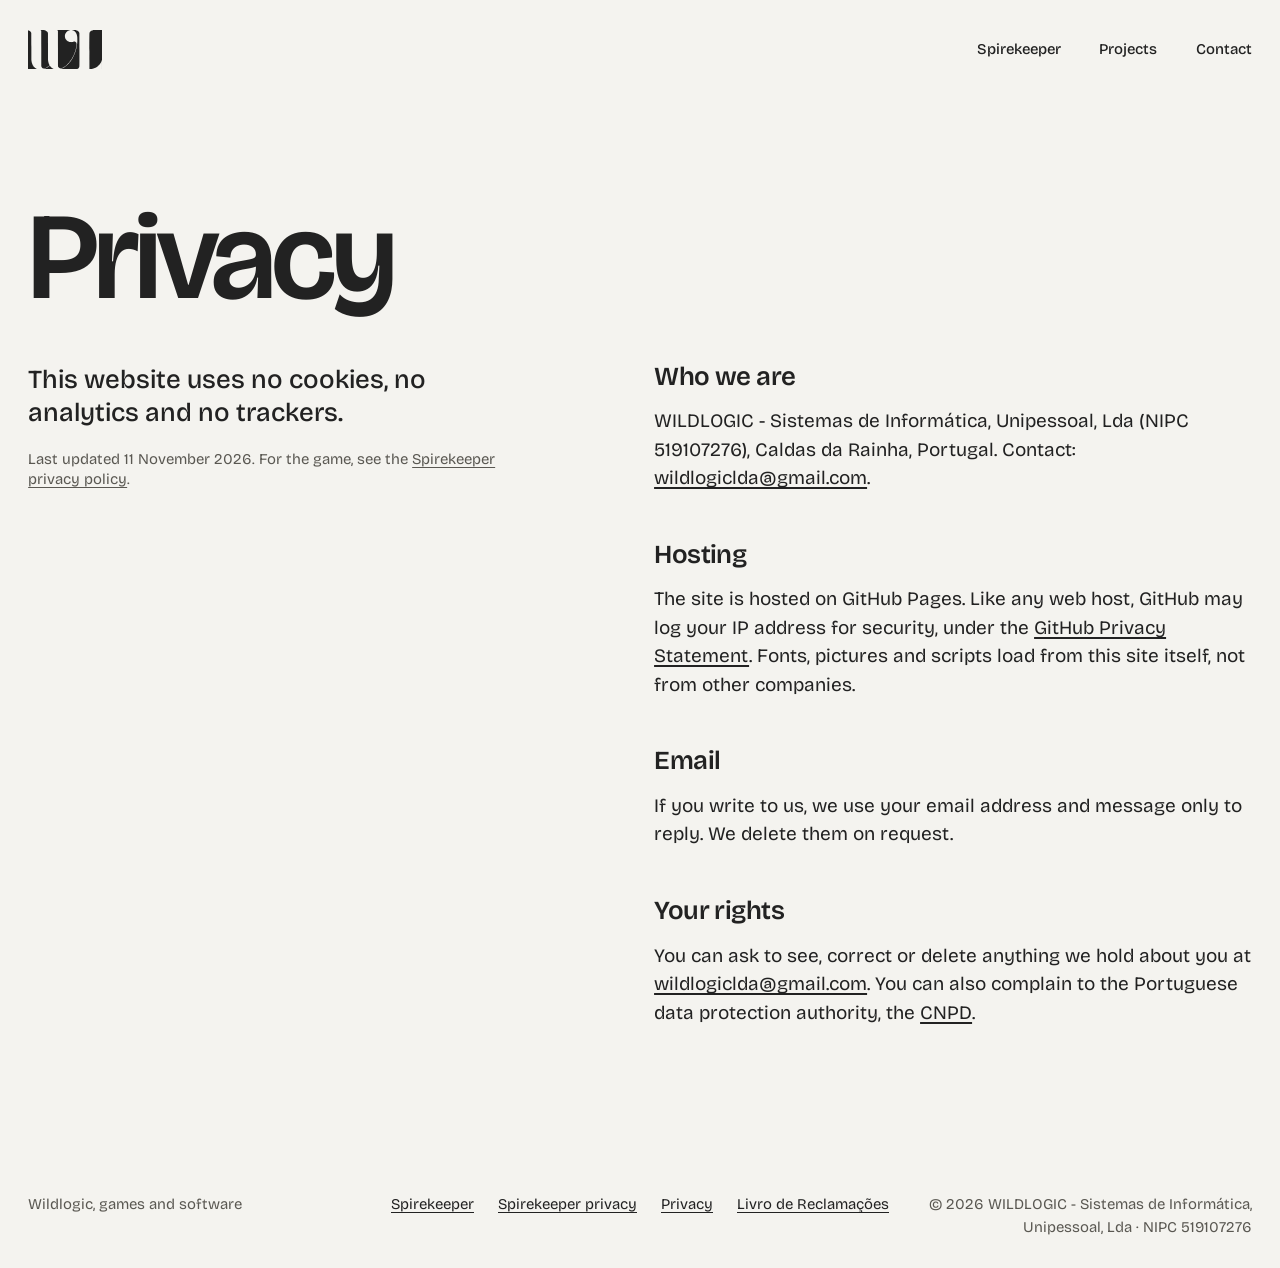
<file: privacy/index.html>
<!doctype html>
<html lang="en">
<head>
<meta charset="utf-8">
<meta name="viewport" content="width=device-width, initial-scale=1">
<title>Privacy | Wildlogic</title>
<meta name="description" content="This website uses no cookies, no analytics and no trackers.">
<link rel="canonical" href="https://wildlogic.pt/privacy/">
<meta name="theme-color" content="#222222">
<meta property="og:type" content="website">
<meta property="og:site_name" content="Wildlogic">
<meta property="og:title" content="Privacy | Wildlogic">
<meta property="og:description" content="This website uses no cookies, no analytics and no trackers.">
<meta property="og:url" content="https://wildlogic.pt/privacy/">
<meta property="og:image" content="https://wildlogic.pt/assets/img/og.jpg">
<meta name="twitter:card" content="summary_large_image">
<link rel="icon" href="../favicon.svg" type="image/svg+xml">
<link rel="apple-touch-icon" href="../apple-touch-icon.png">
<link rel="preload" href="../assets/fonts/bricolage-grotesque-latin-standard-normal.woff2" as="font" type="font/woff2" crossorigin>
<link rel="stylesheet" href="../assets/site.css">
</head>
<body>
<a class="skip" href="#main">Skip to content</a>
<nav class="nav dark" aria-label="Main"><a class="home" href="../" aria-label="Wildlogic home"><svg aria-hidden="true" focusable="false" xmlns="http://www.w3.org/2000/svg" viewBox="6 6 2499 1337"><path fill="currentColor" fill-rule="evenodd" d="M0.0,698.0L0.0,0.0L1256.0,0.0L2512.0,0.0L2512.0,698.0L2512.0,1396.0L1256.0,1396.0L0.0,1396.0L0.0,698.0ZM2082.8,1341.0L2504.0,1341.0L2504.0,1178.8C2503.9,1019.8 2503.9,1016.5 2502.1,1018.8C2501.0,1020.0 2499.9,1022.9 2499.5,1025.3C2498.4,1032.1 2494.9,1042.4 2489.9,1053.8C2488.9,1056.1 2488.0,1058.6 2488.0,1059.2C2488.0,1060.4 2485.9,1065.2 2480.0,1077.5C2469.9,1098.4 2466.8,1104.8 2464.7,1108.2C2445.8,1139.4 2434.6,1156.0 2423.4,1169.0C2420.9,1172.0 2416.2,1177.4 2413.2,1181.0C2406.0,1189.4 2380.3,1215.1 2372.6,1221.5C2369.3,1224.3 2365.1,1227.9 2363.1,1229.6C2352.9,1238.4 2328.8,1256.0 2318.6,1262.1C2294.7,1276.5 2277.7,1285.4 2258.5,1293.7C2254.1,1295.6 2249.6,1297.5 2248.5,1298.0C2247.4,1298.5 2244.6,1299.6 2242.2,1300.5C2231.8,1304.2 2229.3,1305.2 2226.3,1306.5C2224.6,1307.3 2222.1,1308.0 2220.9,1308.0C2219.6,1308.0 2216.3,1308.8 2213.5,1309.9C2205.7,1312.8 2195.3,1315.8 2185.0,1318.0C2179.8,1319.1 2172.4,1320.8 2168.6,1321.6C2162.3,1323.1 2154.9,1324.2 2131.5,1326.9C2117.3,1328.6 2082.7,1329.9 2081.2,1328.7C2080.2,1327.9 2080.1,1207.7 2080.3,724.6C2080.6,121.5 2080.6,121.5 2082.7,112.5C2085.6,99.8 2088.9,90.5 2092.8,83.5C2094.7,80.2 2096.8,76.1 2097.5,74.3C2098.2,72.6 2099.9,70.1 2101.2,68.9C2102.4,67.6 2106.0,63.5 2109.0,59.9C2127.1,38.0 2161.5,21.1 2188.1,21.0C2194.9,21.0 2196.0,20.0 2196.0,13.3L2196.0,8.0L1913.6,8.0C1631.3,8.0 1631.3,8.0 1630.6,12.7C1629.7,19.2 1630.9,20.1 1641.7,21.0C1646.5,21.5 1651.8,22.3 1653.3,22.9C1654.9,23.5 1657.1,24.0 1658.3,24.0C1659.5,24.1 1662.3,24.9 1664.5,26.0C1666.7,27.1 1669.7,27.9 1671.1,28.0C1672.6,28.0 1674.9,28.9 1676.3,30.0C1677.7,31.1 1679.1,32.0 1679.4,32.0C1681.5,32.0 1697.5,42.1 1703.0,46.9C1722.3,63.7 1732.6,79.8 1740.8,106.0C1743.4,114.5 1743.4,114.5 1743.7,672.8C1744.0,1231.2 1744.0,1231.2 1741.5,1240.4C1734.6,1265.8 1727.4,1278.7 1710.5,1295.6C1701.6,1304.6 1686.6,1316.0 1683.5,1316.0C1683.0,1316.0 1681.4,1316.9 1680.0,1318.0C1678.6,1319.1 1676.7,1320.0 1675.7,1320.0C1674.6,1320.0 1672.6,1320.6 1671.2,1321.4C1664.9,1324.7 1652.2,1327.8 1642.6,1328.4C1637.2,1328.7 1632.5,1329.2 1632.3,1329.4C1630.9,1330.7 1630.0,1338.3 1631.1,1339.6C1632.2,1341.0 1646.8,1342.0 1656.5,1341.4C1659.2,1341.2 1851.1,1341.0 2082.8,1341.0ZM474.5,1337.9C479.4,1336.9 484.7,1336.0 486.2,1336.0C487.6,1336.0 494.6,1334.9 501.7,1333.5C513.5,1331.2 517.1,1330.3 530.0,1326.5C532.5,1325.7 536.1,1324.8 538.0,1324.5C542.1,1323.7 558.5,1318.1 569.0,1313.9C571.5,1313.0 576.2,1311.2 579.5,1310.0C582.8,1308.8 589.1,1306.0 593.5,1303.9C597.9,1301.7 601.9,1300.0 602.3,1300.0C603.5,1300.0 635.1,1284.2 636.9,1282.7C637.8,1282.0 639.6,1280.8 641.0,1280.1C642.4,1279.5 645.2,1277.9 647.2,1276.7C649.2,1275.5 655.3,1271.9 660.7,1268.7C666.1,1265.5 674.3,1260.2 679.0,1256.9C683.7,1253.6 688.9,1250.0 690.5,1249.0C694.0,1246.7 694.4,1246.4 703.5,1240.0C707.4,1237.3 711.2,1234.5 712.0,1233.7C712.8,1233.0 715.5,1230.8 718.0,1228.9C720.4,1227.0 725.6,1222.9 729.5,1219.7C741.2,1209.9 741.1,1209.9 746.0,1217.3C748.4,1220.7 751.2,1224.6 752.5,1226.0C753.7,1227.4 756.3,1231.0 758.3,1234.1C767.9,1249.0 803.3,1283.1 819.5,1293.0C826.2,1297.2 826.6,1297.4 830.6,1299.8C832.8,1301.0 835.9,1302.9 837.5,1304.0C842.0,1306.9 851.8,1312.0 853.0,1312.0C853.8,1312.0 857.3,1313.5 874.5,1321.6C876.1,1322.4 880.0,1323.7 883.0,1324.6C886.0,1325.4 891.4,1327.0 895.0,1328.0C898.6,1329.0 902.9,1330.3 904.5,1330.9C911.1,1333.1 920.9,1335.2 928.5,1336.0C932.9,1336.5 939.4,1337.6 943.0,1338.4C956.6,1341.4 1023.0,1341.3 1037.0,1338.2C1039.5,1337.6 1046.2,1336.6 1052.0,1336.0C1057.8,1335.4 1062.9,1334.5 1063.5,1334.0C1064.0,1333.6 1066.8,1333.0 1069.5,1332.6C1076.9,1331.6 1092.1,1328.0 1095.3,1326.4C1096.9,1325.6 1099.0,1325.0 1100.1,1325.0C1102.2,1325.0 1115.4,1321.0 1123.0,1318.0C1125.5,1317.1 1128.8,1315.8 1130.5,1315.2C1138.7,1312.4 1140.8,1311.6 1144.6,1309.9C1146.9,1308.8 1149.4,1308.0 1150.2,1308.0C1151.1,1308.0 1152.9,1307.1 1154.3,1306.0C1155.7,1304.9 1157.3,1304.0 1157.9,1304.0C1159.2,1304.0 1175.7,1296.5 1182.5,1292.8C1185.2,1291.3 1191.1,1288.2 1195.5,1286.0C1210.0,1278.5 1208.2,1279.6 1222.5,1270.4C1227.4,1267.3 1229.4,1266.2 1232.0,1264.8C1235.2,1263.2 1258.4,1247.7 1260.4,1245.9C1261.2,1245.1 1264.4,1242.7 1267.5,1240.5C1272.5,1236.9 1284.9,1227.5 1292.3,1221.7C1295.1,1219.5 1305.2,1210.9 1318.0,1199.9C1333.9,1186.1 1380.7,1139.1 1389.7,1127.8C1391.3,1126.0 1396.5,1119.8 1401.5,1114.1C1406.5,1108.4 1413.2,1100.2 1416.5,1096.0C1419.8,1091.7 1424.7,1085.3 1427.5,1081.8C1434.7,1072.7 1447.1,1056.1 1450.0,1051.9C1451.4,1049.8 1454.8,1044.9 1457.5,1041.0C1464.5,1030.9 1465.1,1029.9 1468.3,1024.9C1469.9,1022.5 1472.0,1019.3 1473.0,1017.9C1478.6,1009.9 1487.2,996.8 1488.0,994.8C1488.5,993.5 1490.9,989.4 1493.4,985.5C1498.2,978.0 1515.2,948.7 1519.5,940.5C1520.9,937.8 1523.2,933.5 1524.6,931.0C1529.8,921.8 1549.4,882.4 1552.9,874.0C1553.5,872.6 1554.4,870.8 1554.8,870.0C1555.9,868.2 1558.9,861.6 1562.5,853.5C1564.0,850.2 1565.8,846.1 1566.5,844.5C1567.2,842.9 1569.0,838.6 1570.5,835.0C1571.9,831.4 1573.8,827.3 1574.6,825.8C1575.4,824.4 1576.0,822.6 1576.0,822.0C1576.0,821.3 1576.8,818.9 1577.9,816.6C1582.9,805.6 1584.0,802.9 1584.0,801.8C1584.0,801.2 1584.9,798.9 1585.9,796.6C1587.5,793.0 1589.3,788.4 1594.5,774.0C1595.2,772.1 1596.7,768.0 1597.8,765.0C1599.0,762.0 1600.2,758.2 1600.6,756.6C1601.0,755.0 1601.9,752.5 1602.6,751.1C1603.4,749.7 1604.0,747.8 1604.0,747.0C1604.0,746.2 1604.8,743.3 1605.9,740.5C1608.8,732.7 1610.1,728.9 1611.5,724.0C1612.2,721.5 1613.5,717.5 1614.3,715.0C1615.7,710.9 1617.1,706.2 1622.1,689.5C1625.9,676.4 1627.4,671.3 1628.6,666.0C1630.3,658.8 1631.8,653.0 1634.0,645.0C1637.3,632.9 1639.2,624.5 1640.0,619.4C1640.4,616.7 1641.5,611.9 1642.3,608.9C1643.2,606.0 1644.4,600.8 1645.0,597.5C1645.6,594.2 1647.0,587.2 1648.0,582.0C1649.1,576.8 1650.5,569.4 1651.1,565.5C1651.7,561.6 1652.8,555.6 1653.5,552.0C1655.0,545.2 1657.3,531.0 1659.1,517.5C1659.6,513.1 1660.8,505.0 1661.7,499.5C1662.5,494.0 1663.6,484.6 1664.1,478.5C1664.6,472.4 1665.5,464.4 1666.0,460.5C1666.6,456.6 1667.7,443.8 1668.5,432.0C1669.3,420.2 1670.5,404.6 1671.1,397.5C1672.8,377.1 1671.7,268.9 1669.7,253.5C1668.8,246.9 1668.0,238.8 1668.0,235.5C1668.0,232.1 1667.3,226.8 1666.5,223.7C1665.7,220.5 1664.6,214.2 1664.1,209.6C1663.5,205.0 1662.5,198.8 1661.7,195.8C1660.9,192.9 1659.3,186.0 1658.0,180.5C1656.8,175.0 1655.2,168.9 1654.5,167.0C1653.8,165.1 1652.0,159.7 1650.6,155.0C1649.1,150.3 1647.1,144.7 1646.1,142.5C1642.2,133.9 1641.1,131.4 1640.4,129.0C1640.1,127.6 1639.0,125.4 1638.1,124.0C1637.2,122.6 1635.9,120.4 1635.2,119.0C1634.6,117.6 1633.6,115.8 1633.1,115.0C1632.5,114.2 1630.2,110.1 1627.9,106.0C1625.6,101.9 1621.8,96.2 1619.6,93.3C1617.3,90.5 1613.9,86.0 1612.0,83.4C1606.9,76.4 1587.6,57.2 1579.7,51.2C1566.7,41.3 1542.2,27.0 1534.0,24.5C1532.6,24.1 1530.2,23.2 1528.5,22.4C1523.9,20.4 1516.9,17.9 1512.5,16.8C1510.3,16.3 1506.0,15.2 1503.0,14.4C1483.5,9.2 1447.7,6.4 1439.7,9.4C1437.4,10.3 1430.3,11.4 1424.0,11.9C1416.1,12.6 1410.2,13.7 1405.0,15.5C1400.9,17.0 1395.2,18.7 1392.5,19.4C1384.1,21.7 1375.7,24.8 1371.0,27.4C1368.5,28.8 1364.7,30.9 1362.5,32.0C1360.3,33.1 1357.8,34.4 1357.0,34.8C1352.8,37.2 1351.1,38.1 1346.9,40.4C1342.9,42.5 1335.1,48.4 1316.2,64.0C1313.8,65.9 1307.3,73.1 1301.7,79.9C1286.9,97.8 1285.3,99.9 1282.3,106.0C1280.8,109.0 1278.0,114.2 1276.0,117.5C1270.3,127.2 1266.3,136.0 1264.2,143.5C1263.1,147.3 1261.8,151.8 1261.2,153.5C1260.7,155.2 1259.5,158.8 1258.5,161.5C1256.2,168.3 1252.0,200.5 1252.0,211.3C1252.0,223.4 1255.7,254.2 1257.9,261.0C1258.9,264.0 1260.7,269.9 1262.0,274.0C1263.2,278.1 1265.1,283.8 1266.1,286.5C1267.2,289.3 1268.0,291.9 1268.0,292.3C1268.0,292.7 1271.6,299.3 1276.0,307.0C1280.4,314.7 1284.0,321.4 1284.0,321.9C1284.0,324.2 1313.1,359.1 1315.9,360.1C1316.8,360.5 1318.2,361.5 1319.0,362.5C1321.2,365.1 1343.5,382.8 1346.2,384.0C1347.4,384.6 1352.1,387.1 1356.5,389.5C1371.4,397.7 1385.0,404.0 1387.9,404.0C1388.9,404.0 1391.7,404.9 1394.1,406.0C1396.5,407.1 1399.6,408.0 1401.0,408.0C1402.4,408.0 1404.8,408.7 1406.5,409.6C1409.3,411.1 1417.1,412.3 1443.0,415.1C1460.5,417.0 1479.3,415.6 1500.0,410.9C1508.9,408.9 1526.4,404.4 1533.4,402.3C1536.1,401.5 1541.5,400.5 1545.4,400.0C1549.3,399.5 1556.4,398.6 1561.2,397.9C1568.3,396.9 1571.7,396.9 1579.2,398.0C1584.3,398.7 1591.0,399.6 1594.0,400.0C1599.6,400.8 1607.6,403.8 1614.1,407.6C1619.3,410.7 1630.9,421.9 1632.6,425.4C1633.4,427.1 1635.6,431.4 1637.5,435.0C1639.4,438.5 1641.0,442.3 1641.0,443.3C1641.0,444.3 1641.5,446.1 1642.1,447.2C1646.9,456.1 1648.6,496.2 1645.2,519.0C1644.5,523.1 1643.6,529.9 1643.1,534.0C1641.2,548.0 1639.8,556.5 1638.3,563.0C1637.4,566.6 1636.4,572.4 1636.0,576.0C1635.6,579.6 1634.6,585.4 1633.7,589.0C1632.9,592.6 1631.7,598.0 1631.0,601.0C1628.0,615.8 1626.8,620.9 1625.5,625.5C1624.8,628.2 1623.7,632.8 1623.1,635.5C1622.6,638.2 1621.2,644.3 1620.0,649.0C1618.8,653.7 1617.2,660.1 1616.5,663.4C1615.7,666.6 1614.6,670.5 1614.0,672.0C1613.4,673.5 1612.2,677.4 1611.5,680.6C1609.1,690.9 1606.3,700.5 1605.2,702.7C1604.5,703.9 1604.0,705.9 1604.0,707.2C1604.0,708.5 1603.4,710.7 1602.6,712.2C1601.8,713.7 1600.9,716.4 1600.5,718.2C1600.2,720.0 1599.0,723.8 1598.0,726.5C1597.0,729.2 1594.8,735.8 1593.1,741.0C1589.9,750.9 1583.1,770.5 1581.1,775.3C1580.5,776.9 1580.0,778.6 1580.0,779.1C1580.0,779.6 1579.1,781.7 1578.0,783.7C1576.9,785.8 1576.0,788.1 1576.0,788.8C1576.0,789.5 1575.2,792.0 1574.2,794.3C1573.2,796.6 1571.1,801.9 1569.5,806.0C1567.9,810.1 1566.0,814.4 1565.3,815.5C1564.6,816.6 1564.0,818.2 1564.0,819.2C1564.0,821.0 1561.4,827.4 1557.9,834.2C1556.9,836.2 1556.0,838.5 1556.0,839.3C1556.0,840.1 1555.1,841.9 1554.0,843.3C1552.9,844.7 1552.0,846.3 1552.0,847.0C1552.0,848.0 1550.5,851.6 1545.0,863.5C1543.9,865.7 1542.9,868.2 1542.6,869.0C1542.3,869.8 1541.6,871.2 1541.0,872.0C1540.5,872.8 1539.6,874.6 1539.0,876.0C1538.5,877.4 1537.6,879.2 1537.1,880.0C1536.7,880.8 1533.4,887.4 1529.9,894.5C1524.0,906.5 1519.4,915.4 1508.0,936.5C1503.4,945.2 1493.7,961.8 1486.0,974.5C1483.3,978.9 1479.7,985.0 1477.9,988.0C1476.1,991.0 1473.1,995.6 1471.3,998.2C1469.5,1000.8 1468.0,1003.4 1468.0,1004.0C1468.0,1004.5 1467.2,1005.7 1466.2,1006.7C1465.2,1007.7 1460.5,1014.4 1455.7,1021.5C1439.0,1046.3 1419.5,1072.9 1406.6,1088.4C1404.4,1091.1 1401.4,1094.8 1400.0,1096.6C1379.1,1123.9 1328.9,1174.8 1294.0,1204.1C1271.2,1223.2 1231.9,1251.4 1215.5,1260.4C1213.8,1261.3 1211.6,1262.6 1210.5,1263.2C1208.6,1264.4 1199.1,1270.0 1194.5,1272.7C1189.5,1275.7 1155.7,1292.0 1154.6,1292.0C1154.0,1292.0 1152.6,1292.6 1151.5,1293.4C1148.9,1295.2 1138.4,1299.2 1129.3,1302.0C1118.0,1305.4 1098.4,1305.1 1085.8,1301.5C1063.6,1295.0 1040.7,1277.7 1031.1,1260.0C1024.8,1248.4 1021.0,1238.1 1020.1,1229.9C1019.7,1226.3 1019.0,1222.8 1018.6,1222.2C1018.3,1221.6 1018.0,955.7 1018.0,631.3C1017.9,138.6 1017.7,40.6 1016.6,36.0C1013.8,24.9 1005.3,14.4 997.0,11.9C994.7,11.2 992.6,10.0 992.3,9.3C991.9,8.2 953.7,8.0 779.8,8.0L567.9,8.0L568.2,13.8C568.5,19.5 568.5,19.5 575.5,20.3C584.7,21.4 599.7,24.8 603.0,26.5C604.4,27.2 607.3,28.1 609.3,28.5C620.0,30.5 645.2,49.1 656.9,63.5C663.3,71.4 676.0,94.6 676.0,98.4C676.0,99.6 676.7,101.8 677.6,103.5C681.2,110.4 681.3,115.2 681.9,561.5C682.6,1001.2 682.8,1024.8 686.0,1038.5C686.5,1040.7 687.2,1045.7 687.5,1049.5C688.1,1057.1 691.5,1077.8 693.2,1085.0C693.8,1087.5 694.8,1092.4 695.5,1096.0C696.2,1099.6 697.4,1104.8 698.3,1107.5C701.9,1118.8 704.0,1126.6 704.0,1128.3C704.0,1129.3 704.6,1131.3 705.4,1132.8C706.2,1134.3 708.2,1139.7 710.0,1144.9C711.8,1150.1 713.9,1155.5 714.6,1156.9C715.4,1158.3 716.0,1160.1 716.0,1160.8C716.0,1161.5 716.9,1163.8 717.9,1165.8C728.9,1187.3 734.1,1198.4 733.8,1199.9C733.6,1200.8 730.8,1204.0 727.5,1206.8C724.2,1209.7 720.6,1212.9 719.5,1213.9C718.4,1214.9 715.9,1216.7 714.0,1218.0C712.1,1219.3 707.3,1223.0 703.3,1226.2C699.4,1229.4 695.9,1232.0 695.5,1232.0C695.1,1232.0 693.0,1233.5 690.7,1235.4C688.4,1237.2 683.8,1240.5 680.6,1242.6C677.4,1244.8 673.7,1247.2 672.5,1248.0C671.3,1248.8 668.3,1250.8 665.9,1252.4C663.5,1253.9 659.9,1256.2 658.0,1257.5C653.4,1260.5 628.0,1274.8 621.0,1278.4C618.0,1279.9 614.8,1281.5 614.0,1282.0C611.2,1283.7 593.5,1291.7 591.0,1292.5C589.6,1292.9 587.6,1293.9 586.5,1294.6C585.4,1295.4 583.6,1296.0 582.5,1296.0C581.4,1296.0 579.6,1296.6 578.5,1297.4C576.7,1298.6 573.2,1299.7 560.5,1303.1C555.5,1304.5 533.8,1304.5 528.5,1303.1C504.3,1296.9 489.6,1287.8 474.5,1269.5C468.2,1261.9 460.0,1247.1 460.0,1243.3C460.0,1242.5 459.3,1240.5 458.4,1238.7C454.0,1230.3 454.1,1242.8 454.0,625.3C454.0,120.2 453.8,39.3 452.6,34.6C449.8,23.9 440.8,13.2 433.1,11.5C431.5,11.2 429.6,10.2 428.9,9.4C427.9,8.2 399.0,8.0 217.9,8.0L8.0,8.0L8.0,14.4C8.0,20.7 8.0,20.7 15.5,21.3C24.8,22.1 36.6,24.6 40.2,26.5C41.6,27.3 43.6,28.0 44.7,28.0C46.4,28.0 49.4,29.4 61.5,36.2C64.2,37.7 67.4,39.4 68.6,39.9C73.0,41.9 97.2,67.0 100.3,72.8C107.8,86.7 112.0,95.6 112.0,97.2C112.0,98.2 112.7,100.5 113.6,102.2C118.5,111.7 118.3,94.0 119.1,572.5C119.6,881.5 120.1,1020.5 120.9,1025.0C121.4,1028.6 122.4,1036.9 123.0,1043.5C123.6,1050.1 124.8,1058.4 125.5,1062.0C126.3,1065.6 127.2,1071.0 127.6,1074.0C127.9,1077.0 128.8,1081.8 129.5,1084.5C130.2,1087.2 131.1,1091.8 131.5,1094.5C131.8,1097.2 132.9,1102.2 133.9,1105.5C135.0,1108.8 136.3,1113.4 136.9,1115.8C137.5,1118.1 138.5,1121.9 139.1,1124.2C141.8,1134.2 152.7,1163.4 157.5,1173.5C160.4,1179.5 163.5,1186.1 164.4,1188.0C165.2,1189.9 166.4,1192.2 166.9,1193.0C167.4,1193.8 171.6,1200.8 176.1,1208.5C180.6,1216.2 186.1,1224.8 188.2,1227.5C190.4,1230.2 194.4,1235.4 197.2,1239.0C209.7,1255.1 239.2,1282.9 252.0,1290.8C253.4,1291.7 258.1,1294.7 262.6,1297.6C284.7,1312.0 316.3,1325.3 343.6,1331.6C347.0,1332.3 351.0,1333.4 352.4,1334.0C353.9,1334.5 359.2,1335.5 364.3,1336.0C369.3,1336.6 375.3,1337.6 377.5,1338.2C389.4,1341.5 458.8,1341.2 474.5,1337.9Z"/></svg></a><span class="links"><a href="../spirekeeper/">Spirekeeper</a><a href="../index.html#work">Projects</a><a href="../index.html#contact">Contact</a></span></nav>
<main id="main">

<article class="doc">
  <h1>Privacy</h1>
  <p class="tldr">This website uses no cookies, no analytics and no trackers.<small>Last updated 11 November 2026. For the game, see the <a href="../spirekeeper/privacy/">Spirekeeper privacy policy</a>.</small></p>
  <div class="body">
    <h2>Who we are</h2>
    <p>WILDLOGIC - Sistemas de Informática, Unipessoal, Lda (NIPC 519107276), Caldas da Rainha, Portugal. Contact: <a href="mailto:wildlogiclda@gmail.com">wildlogiclda@gmail.com</a>.</p>
    <h2>Hosting</h2>
    <p>The site is hosted on GitHub Pages. Like any web host, GitHub may log your IP address for security, under the <a href="https://docs.github.com/en/site-policy/privacy-policies/github-general-privacy-statement" rel="noopener">GitHub Privacy Statement</a>. Fonts, pictures and scripts load from this site itself, not from other companies.</p>
    <h2>Email</h2>
    <p>If you write to us, we use your email address and message only to reply. We delete them on request.</p>
    <h2>Your rights</h2>
    <p>You can ask to see, correct or delete anything we hold about you at <a href="mailto:wildlogiclda@gmail.com">wildlogiclda@gmail.com</a>. You can also complain to the Portuguese data protection authority, the <a href="https://www.cnpd.pt/" rel="noopener">CNPD</a>.</p>
  </div>
</article>

</main>
<footer class="foot short">
  <p>Wildlogic, games and software</p>
  <nav aria-label="Footer"><a href="../spirekeeper/">Spirekeeper</a><a href="../spirekeeper/privacy/">Spirekeeper privacy</a><a href="../privacy/">Privacy</a><a href="https://www.livroreclamacoes.pt/" rel="noopener">Livro de Reclamações</a></nav>
  <p>© 2026 WILDLOGIC - Sistemas de Informática, Unipessoal, Lda · NIPC 519107276</p>
</footer>
</body>
</html>
</file>
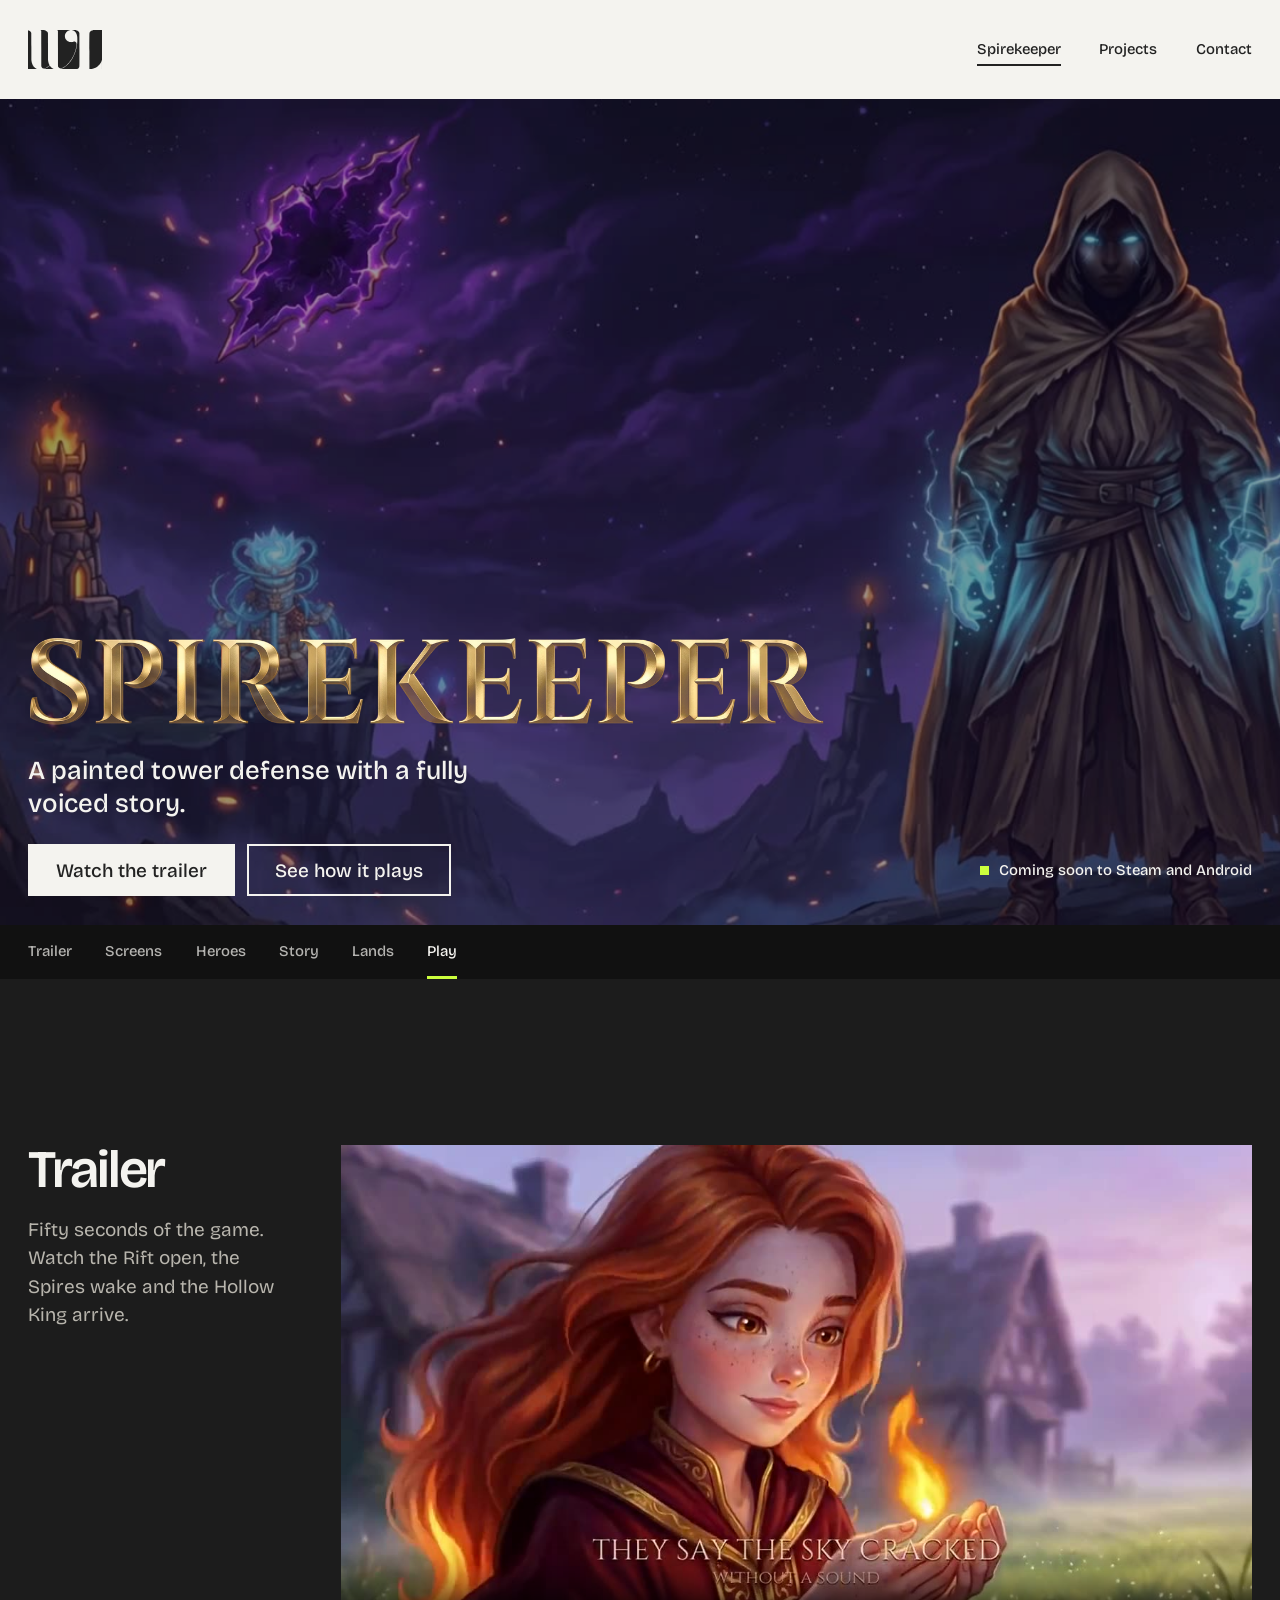
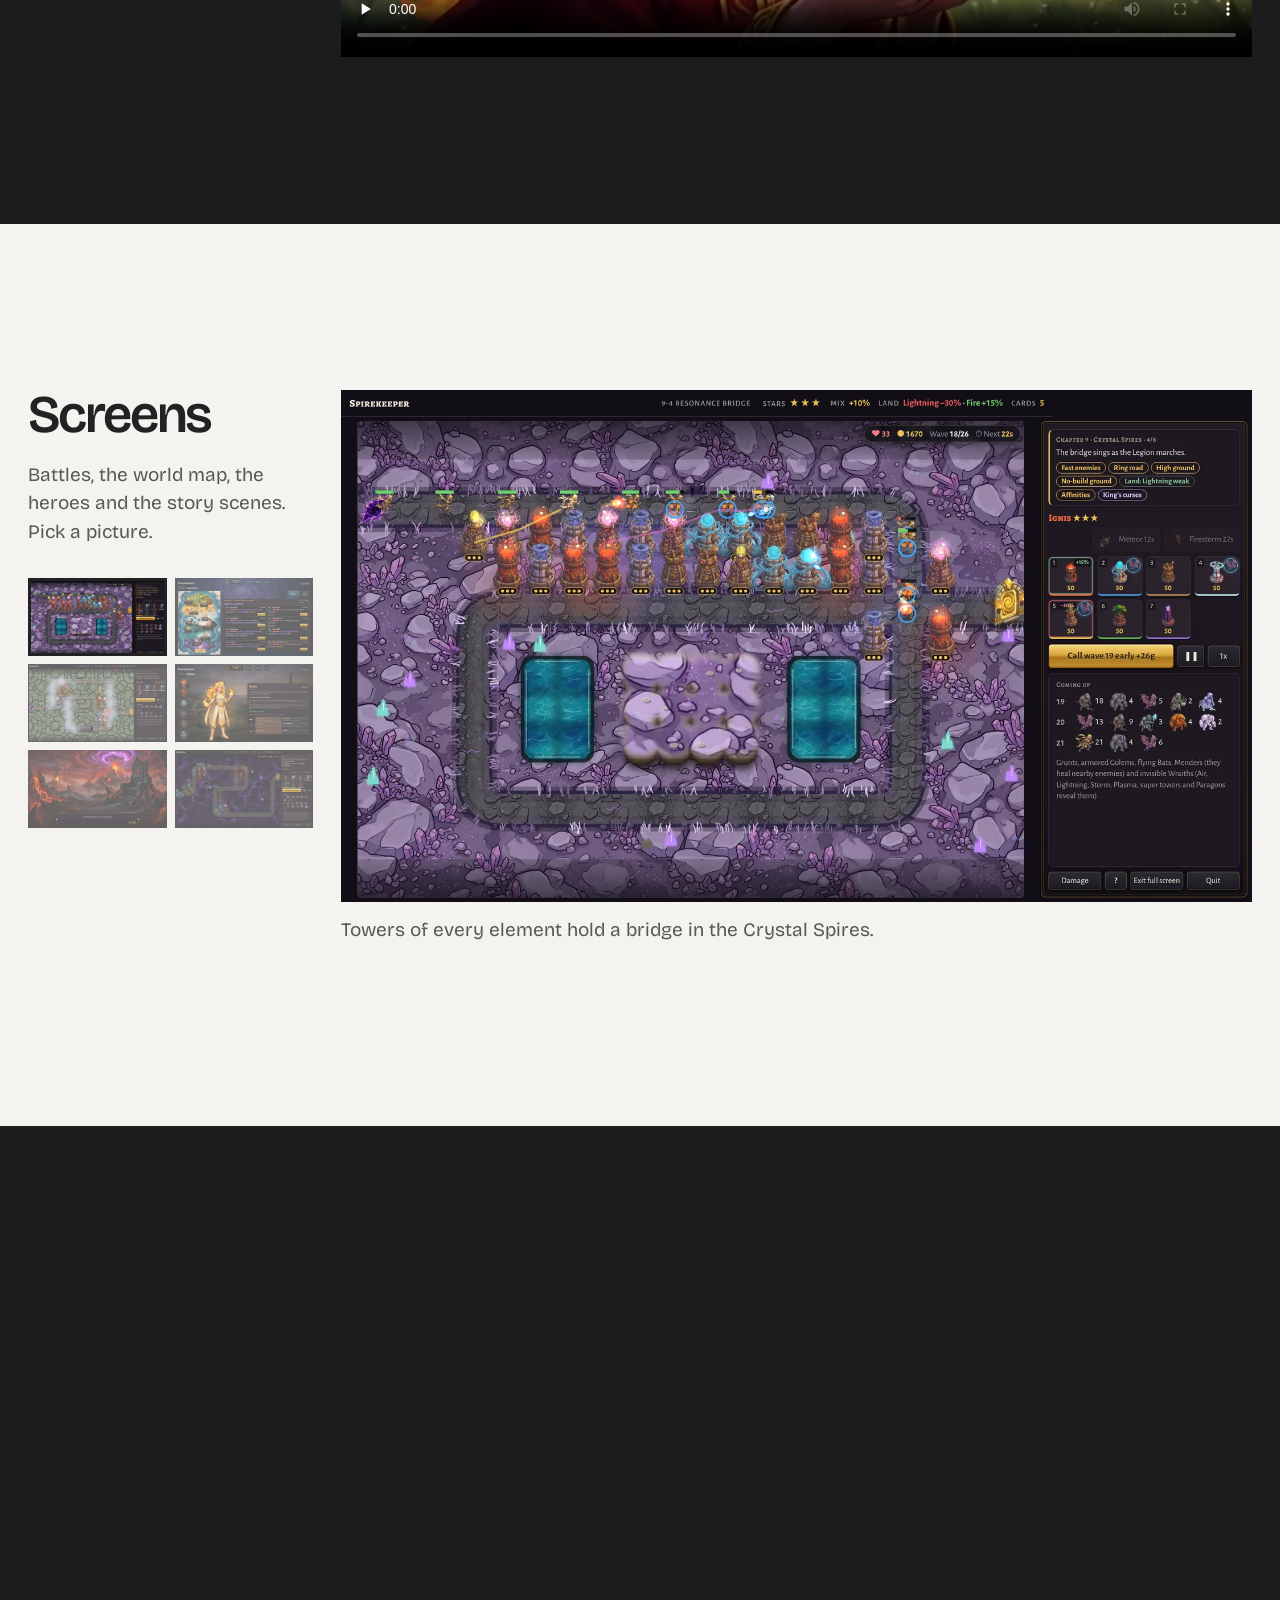
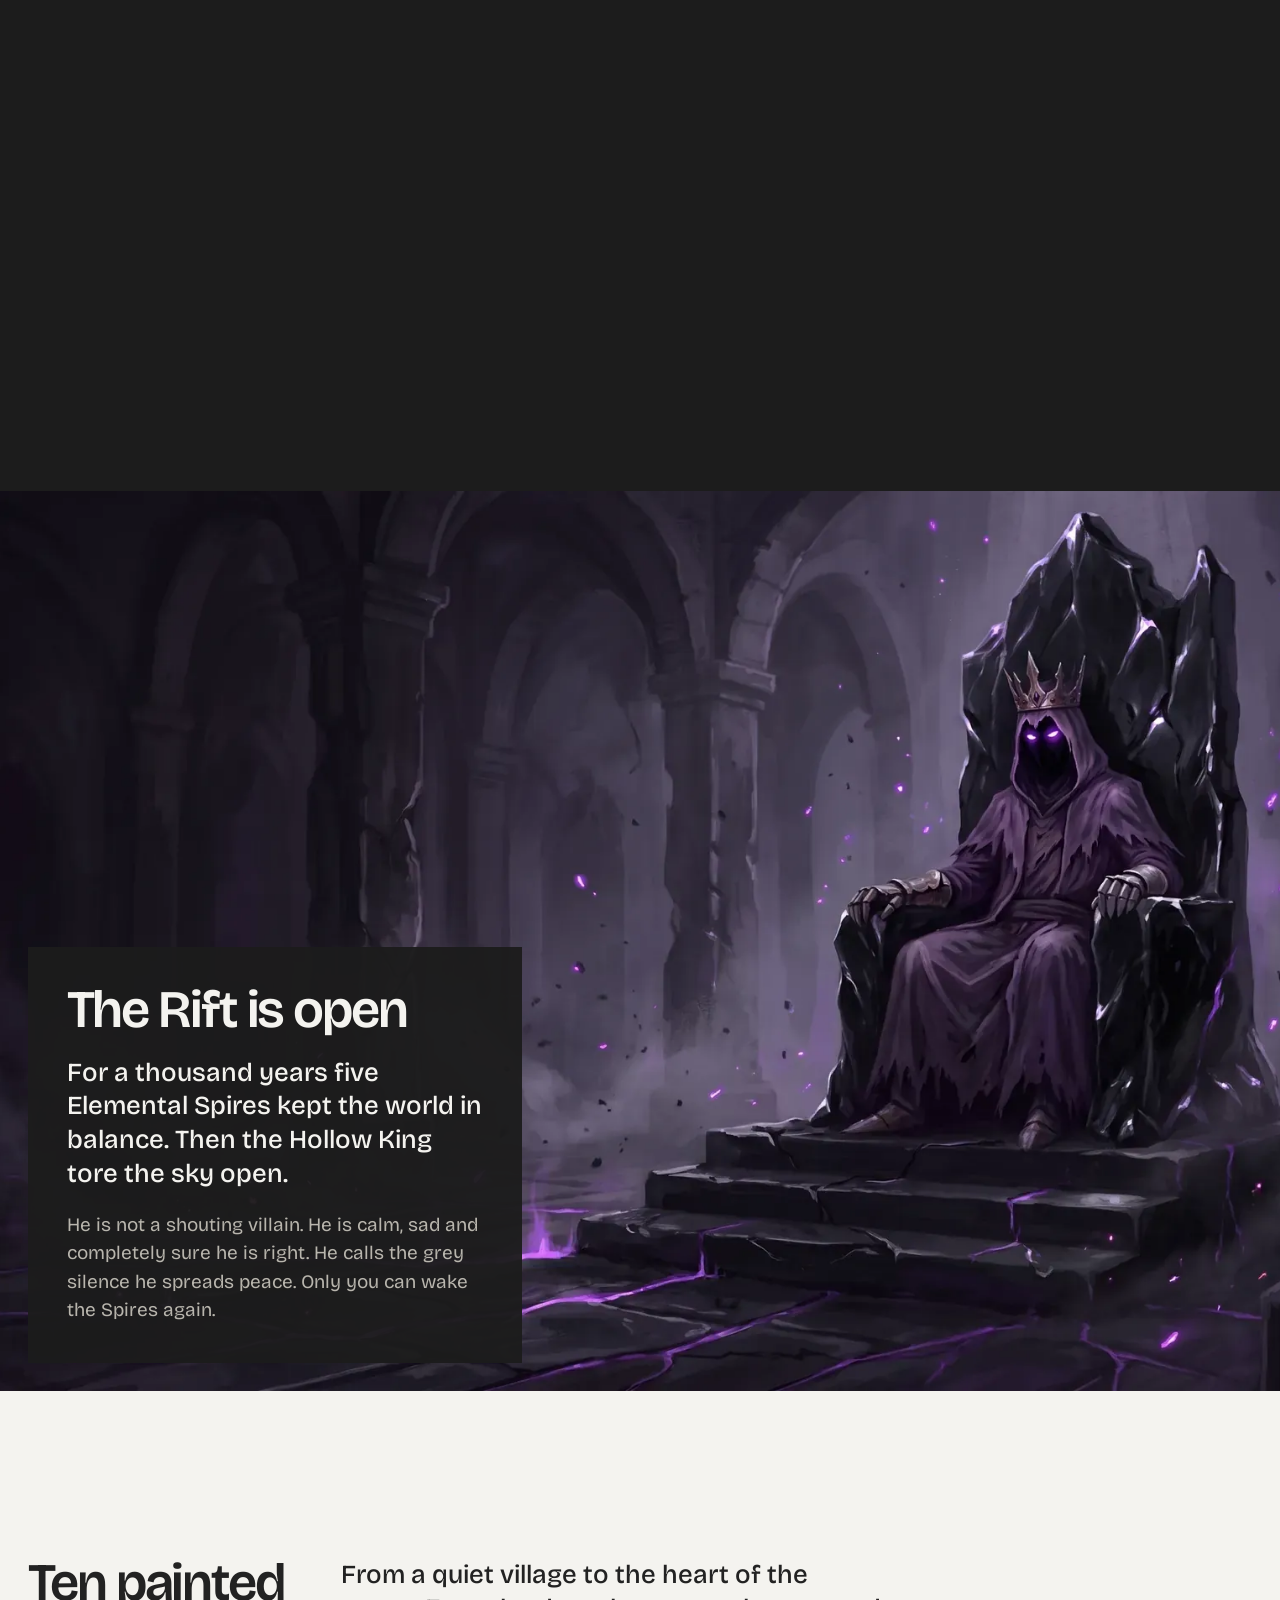
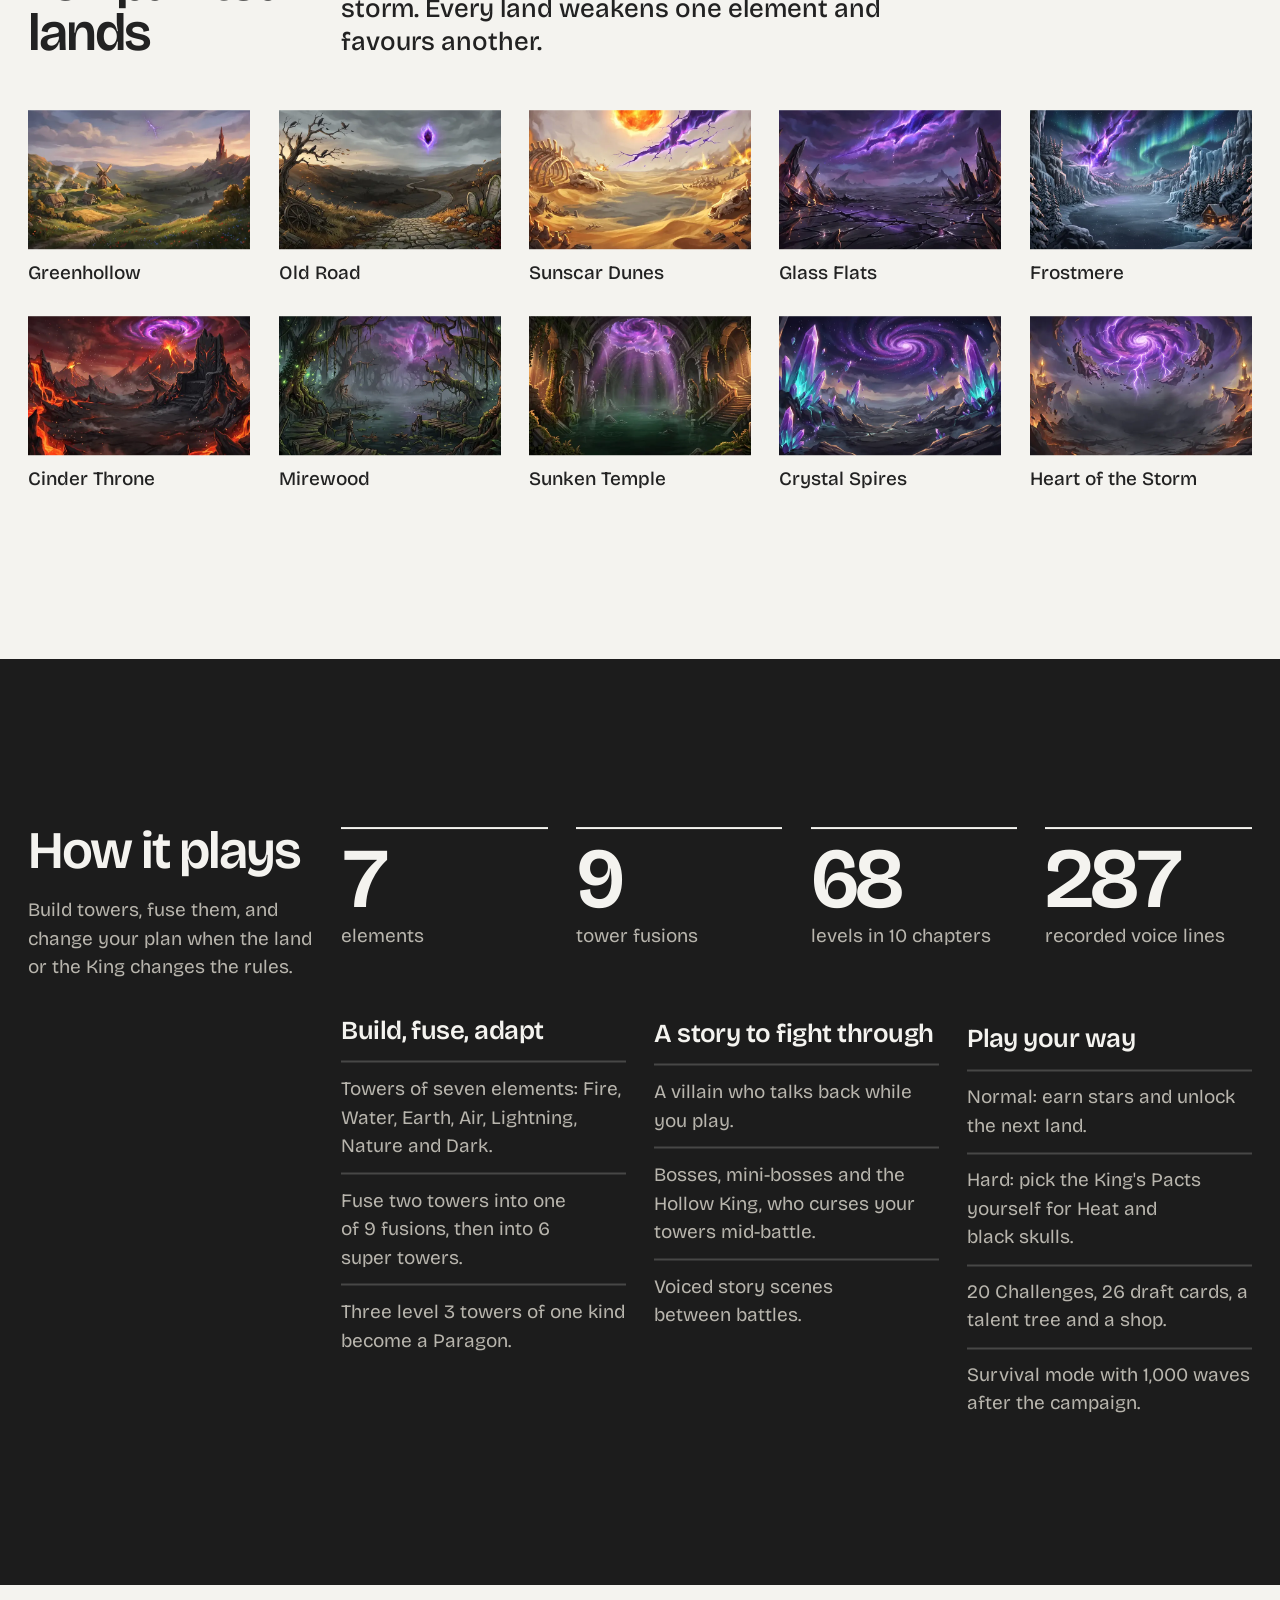
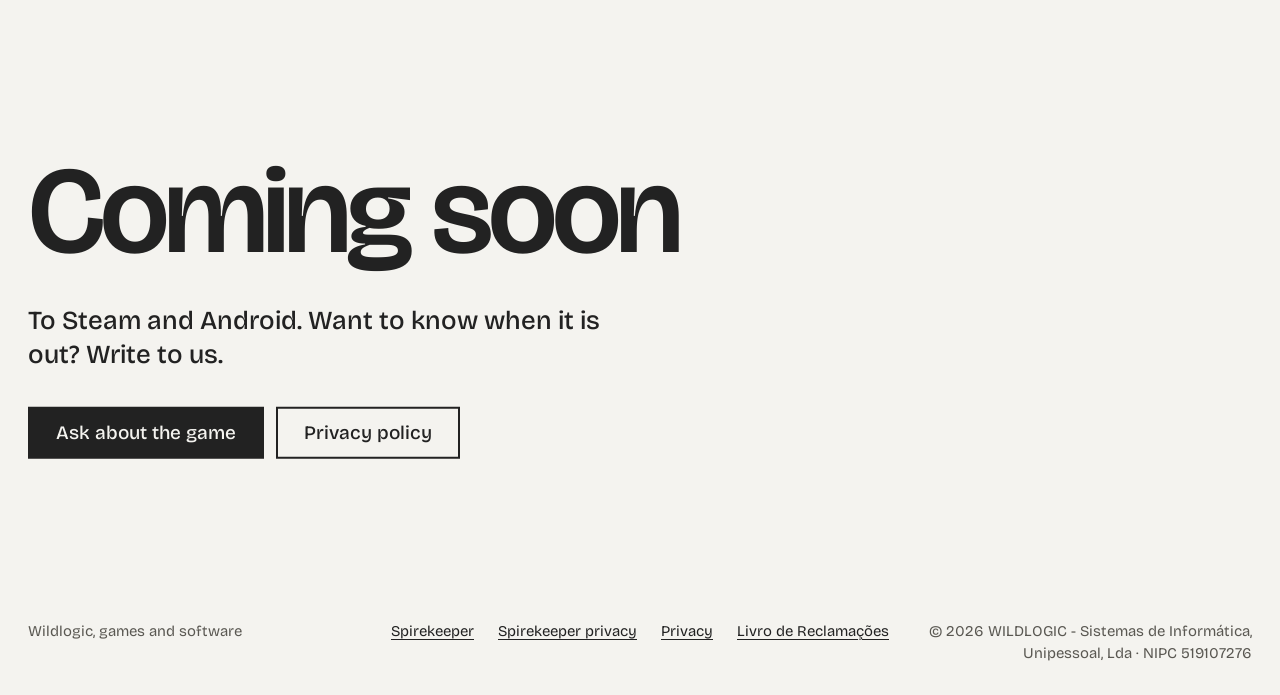
<file: spirekeeper/index.html>
<!doctype html>
<html lang="en">
<head>
<meta charset="utf-8">
<meta name="viewport" content="width=device-width, initial-scale=1">
<title>Spirekeeper | A painted tower defense by Wildlogic</title>
<meta name="description" content="Spirekeeper is a story-driven tower defense with seven elements, tower fusions, heroes and a fully voiced campaign. Coming soon to Steam and Android.">
<link rel="canonical" href="https://wildlogic.pt/spirekeeper/">
<meta name="theme-color" content="#222222">
<meta property="og:type" content="website">
<meta property="og:site_name" content="Wildlogic">
<meta property="og:title" content="Spirekeeper | A painted tower defense by Wildlogic">
<meta property="og:description" content="Spirekeeper is a story-driven tower defense with seven elements, tower fusions, heroes and a fully voiced campaign. Coming soon to Steam and Android.">
<meta property="og:url" content="https://wildlogic.pt/spirekeeper/">
<meta property="og:image" content="https://wildlogic.pt/assets/img/og.jpg">
<meta name="twitter:card" content="summary_large_image">
<link rel="icon" href="../favicon.svg" type="image/svg+xml">
<link rel="apple-touch-icon" href="../apple-touch-icon.png">
<link rel="preload" href="../assets/fonts/bricolage-grotesque-latin-standard-normal.woff2" as="font" type="font/woff2" crossorigin>
<link rel="stylesheet" href="../assets/site.css">
</head>
<body>
<a class="skip" href="#main">Skip to content</a>
<nav class="nav dark" aria-label="Main"><a class="home" href="../" aria-label="Wildlogic home"><svg aria-hidden="true" focusable="false" xmlns="http://www.w3.org/2000/svg" viewBox="6 6 2499 1337"><path fill="currentColor" fill-rule="evenodd" d="M0.0,698.0L0.0,0.0L1256.0,0.0L2512.0,0.0L2512.0,698.0L2512.0,1396.0L1256.0,1396.0L0.0,1396.0L0.0,698.0ZM2082.8,1341.0L2504.0,1341.0L2504.0,1178.8C2503.9,1019.8 2503.9,1016.5 2502.1,1018.8C2501.0,1020.0 2499.9,1022.9 2499.5,1025.3C2498.4,1032.1 2494.9,1042.4 2489.9,1053.8C2488.9,1056.1 2488.0,1058.6 2488.0,1059.2C2488.0,1060.4 2485.9,1065.2 2480.0,1077.5C2469.9,1098.4 2466.8,1104.8 2464.7,1108.2C2445.8,1139.4 2434.6,1156.0 2423.4,1169.0C2420.9,1172.0 2416.2,1177.4 2413.2,1181.0C2406.0,1189.4 2380.3,1215.1 2372.6,1221.5C2369.3,1224.3 2365.1,1227.9 2363.1,1229.6C2352.9,1238.4 2328.8,1256.0 2318.6,1262.1C2294.7,1276.5 2277.7,1285.4 2258.5,1293.7C2254.1,1295.6 2249.6,1297.5 2248.5,1298.0C2247.4,1298.5 2244.6,1299.6 2242.2,1300.5C2231.8,1304.2 2229.3,1305.2 2226.3,1306.5C2224.6,1307.3 2222.1,1308.0 2220.9,1308.0C2219.6,1308.0 2216.3,1308.8 2213.5,1309.9C2205.7,1312.8 2195.3,1315.8 2185.0,1318.0C2179.8,1319.1 2172.4,1320.8 2168.6,1321.6C2162.3,1323.1 2154.9,1324.2 2131.5,1326.9C2117.3,1328.6 2082.7,1329.9 2081.2,1328.7C2080.2,1327.9 2080.1,1207.7 2080.3,724.6C2080.6,121.5 2080.6,121.5 2082.7,112.5C2085.6,99.8 2088.9,90.5 2092.8,83.5C2094.7,80.2 2096.8,76.1 2097.5,74.3C2098.2,72.6 2099.9,70.1 2101.2,68.9C2102.4,67.6 2106.0,63.5 2109.0,59.9C2127.1,38.0 2161.5,21.1 2188.1,21.0C2194.9,21.0 2196.0,20.0 2196.0,13.3L2196.0,8.0L1913.6,8.0C1631.3,8.0 1631.3,8.0 1630.6,12.7C1629.7,19.2 1630.9,20.1 1641.7,21.0C1646.5,21.5 1651.8,22.3 1653.3,22.9C1654.9,23.5 1657.1,24.0 1658.3,24.0C1659.5,24.1 1662.3,24.9 1664.5,26.0C1666.7,27.1 1669.7,27.9 1671.1,28.0C1672.6,28.0 1674.9,28.9 1676.3,30.0C1677.7,31.1 1679.1,32.0 1679.4,32.0C1681.5,32.0 1697.5,42.1 1703.0,46.9C1722.3,63.7 1732.6,79.8 1740.8,106.0C1743.4,114.5 1743.4,114.5 1743.7,672.8C1744.0,1231.2 1744.0,1231.2 1741.5,1240.4C1734.6,1265.8 1727.4,1278.7 1710.5,1295.6C1701.6,1304.6 1686.6,1316.0 1683.5,1316.0C1683.0,1316.0 1681.4,1316.9 1680.0,1318.0C1678.6,1319.1 1676.7,1320.0 1675.7,1320.0C1674.6,1320.0 1672.6,1320.6 1671.2,1321.4C1664.9,1324.7 1652.2,1327.8 1642.6,1328.4C1637.2,1328.7 1632.5,1329.2 1632.3,1329.4C1630.9,1330.7 1630.0,1338.3 1631.1,1339.6C1632.2,1341.0 1646.8,1342.0 1656.5,1341.4C1659.2,1341.2 1851.1,1341.0 2082.8,1341.0ZM474.5,1337.9C479.4,1336.9 484.7,1336.0 486.2,1336.0C487.6,1336.0 494.6,1334.9 501.7,1333.5C513.5,1331.2 517.1,1330.3 530.0,1326.5C532.5,1325.7 536.1,1324.8 538.0,1324.5C542.1,1323.7 558.5,1318.1 569.0,1313.9C571.5,1313.0 576.2,1311.2 579.5,1310.0C582.8,1308.8 589.1,1306.0 593.5,1303.9C597.9,1301.7 601.9,1300.0 602.3,1300.0C603.5,1300.0 635.1,1284.2 636.9,1282.7C637.8,1282.0 639.6,1280.8 641.0,1280.1C642.4,1279.5 645.2,1277.9 647.2,1276.7C649.2,1275.5 655.3,1271.9 660.7,1268.7C666.1,1265.5 674.3,1260.2 679.0,1256.9C683.7,1253.6 688.9,1250.0 690.5,1249.0C694.0,1246.7 694.4,1246.4 703.5,1240.0C707.4,1237.3 711.2,1234.5 712.0,1233.7C712.8,1233.0 715.5,1230.8 718.0,1228.9C720.4,1227.0 725.6,1222.9 729.5,1219.7C741.2,1209.9 741.1,1209.9 746.0,1217.3C748.4,1220.7 751.2,1224.6 752.5,1226.0C753.7,1227.4 756.3,1231.0 758.3,1234.1C767.9,1249.0 803.3,1283.1 819.5,1293.0C826.2,1297.2 826.6,1297.4 830.6,1299.8C832.8,1301.0 835.9,1302.9 837.5,1304.0C842.0,1306.9 851.8,1312.0 853.0,1312.0C853.8,1312.0 857.3,1313.5 874.5,1321.6C876.1,1322.4 880.0,1323.7 883.0,1324.6C886.0,1325.4 891.4,1327.0 895.0,1328.0C898.6,1329.0 902.9,1330.3 904.5,1330.9C911.1,1333.1 920.9,1335.2 928.5,1336.0C932.9,1336.5 939.4,1337.6 943.0,1338.4C956.6,1341.4 1023.0,1341.3 1037.0,1338.2C1039.5,1337.6 1046.2,1336.6 1052.0,1336.0C1057.8,1335.4 1062.9,1334.5 1063.5,1334.0C1064.0,1333.6 1066.8,1333.0 1069.5,1332.6C1076.9,1331.6 1092.1,1328.0 1095.3,1326.4C1096.9,1325.6 1099.0,1325.0 1100.1,1325.0C1102.2,1325.0 1115.4,1321.0 1123.0,1318.0C1125.5,1317.1 1128.8,1315.8 1130.5,1315.2C1138.7,1312.4 1140.8,1311.6 1144.6,1309.9C1146.9,1308.8 1149.4,1308.0 1150.2,1308.0C1151.1,1308.0 1152.9,1307.1 1154.3,1306.0C1155.7,1304.9 1157.3,1304.0 1157.9,1304.0C1159.2,1304.0 1175.7,1296.5 1182.5,1292.8C1185.2,1291.3 1191.1,1288.2 1195.5,1286.0C1210.0,1278.5 1208.2,1279.6 1222.5,1270.4C1227.4,1267.3 1229.4,1266.2 1232.0,1264.8C1235.2,1263.2 1258.4,1247.7 1260.4,1245.9C1261.2,1245.1 1264.4,1242.7 1267.5,1240.5C1272.5,1236.9 1284.9,1227.5 1292.3,1221.7C1295.1,1219.5 1305.2,1210.9 1318.0,1199.9C1333.9,1186.1 1380.7,1139.1 1389.7,1127.8C1391.3,1126.0 1396.5,1119.8 1401.5,1114.1C1406.5,1108.4 1413.2,1100.2 1416.5,1096.0C1419.8,1091.7 1424.7,1085.3 1427.5,1081.8C1434.7,1072.7 1447.1,1056.1 1450.0,1051.9C1451.4,1049.8 1454.8,1044.9 1457.5,1041.0C1464.5,1030.9 1465.1,1029.9 1468.3,1024.9C1469.9,1022.5 1472.0,1019.3 1473.0,1017.9C1478.6,1009.9 1487.2,996.8 1488.0,994.8C1488.5,993.5 1490.9,989.4 1493.4,985.5C1498.2,978.0 1515.2,948.7 1519.5,940.5C1520.9,937.8 1523.2,933.5 1524.6,931.0C1529.8,921.8 1549.4,882.4 1552.9,874.0C1553.5,872.6 1554.4,870.8 1554.8,870.0C1555.9,868.2 1558.9,861.6 1562.5,853.5C1564.0,850.2 1565.8,846.1 1566.5,844.5C1567.2,842.9 1569.0,838.6 1570.5,835.0C1571.9,831.4 1573.8,827.3 1574.6,825.8C1575.4,824.4 1576.0,822.6 1576.0,822.0C1576.0,821.3 1576.8,818.9 1577.9,816.6C1582.9,805.6 1584.0,802.9 1584.0,801.8C1584.0,801.2 1584.9,798.9 1585.9,796.6C1587.5,793.0 1589.3,788.4 1594.5,774.0C1595.2,772.1 1596.7,768.0 1597.8,765.0C1599.0,762.0 1600.2,758.2 1600.6,756.6C1601.0,755.0 1601.9,752.5 1602.6,751.1C1603.4,749.7 1604.0,747.8 1604.0,747.0C1604.0,746.2 1604.8,743.3 1605.9,740.5C1608.8,732.7 1610.1,728.9 1611.5,724.0C1612.2,721.5 1613.5,717.5 1614.3,715.0C1615.7,710.9 1617.1,706.2 1622.1,689.5C1625.9,676.4 1627.4,671.3 1628.6,666.0C1630.3,658.8 1631.8,653.0 1634.0,645.0C1637.3,632.9 1639.2,624.5 1640.0,619.4C1640.4,616.7 1641.5,611.9 1642.3,608.9C1643.2,606.0 1644.4,600.8 1645.0,597.5C1645.6,594.2 1647.0,587.2 1648.0,582.0C1649.1,576.8 1650.5,569.4 1651.1,565.5C1651.7,561.6 1652.8,555.6 1653.5,552.0C1655.0,545.2 1657.3,531.0 1659.1,517.5C1659.6,513.1 1660.8,505.0 1661.7,499.5C1662.5,494.0 1663.6,484.6 1664.1,478.5C1664.6,472.4 1665.5,464.4 1666.0,460.5C1666.6,456.6 1667.7,443.8 1668.5,432.0C1669.3,420.2 1670.5,404.6 1671.1,397.5C1672.8,377.1 1671.7,268.9 1669.7,253.5C1668.8,246.9 1668.0,238.8 1668.0,235.5C1668.0,232.1 1667.3,226.8 1666.5,223.7C1665.7,220.5 1664.6,214.2 1664.1,209.6C1663.5,205.0 1662.5,198.8 1661.7,195.8C1660.9,192.9 1659.3,186.0 1658.0,180.5C1656.8,175.0 1655.2,168.9 1654.5,167.0C1653.8,165.1 1652.0,159.7 1650.6,155.0C1649.1,150.3 1647.1,144.7 1646.1,142.5C1642.2,133.9 1641.1,131.4 1640.4,129.0C1640.1,127.6 1639.0,125.4 1638.1,124.0C1637.2,122.6 1635.9,120.4 1635.2,119.0C1634.6,117.6 1633.6,115.8 1633.1,115.0C1632.5,114.2 1630.2,110.1 1627.9,106.0C1625.6,101.9 1621.8,96.2 1619.6,93.3C1617.3,90.5 1613.9,86.0 1612.0,83.4C1606.9,76.4 1587.6,57.2 1579.7,51.2C1566.7,41.3 1542.2,27.0 1534.0,24.5C1532.6,24.1 1530.2,23.2 1528.5,22.4C1523.9,20.4 1516.9,17.9 1512.5,16.8C1510.3,16.3 1506.0,15.2 1503.0,14.4C1483.5,9.2 1447.7,6.4 1439.7,9.4C1437.4,10.3 1430.3,11.4 1424.0,11.9C1416.1,12.6 1410.2,13.7 1405.0,15.5C1400.9,17.0 1395.2,18.7 1392.5,19.4C1384.1,21.7 1375.7,24.8 1371.0,27.4C1368.5,28.8 1364.7,30.9 1362.5,32.0C1360.3,33.1 1357.8,34.4 1357.0,34.8C1352.8,37.2 1351.1,38.1 1346.9,40.4C1342.9,42.5 1335.1,48.4 1316.2,64.0C1313.8,65.9 1307.3,73.1 1301.7,79.9C1286.9,97.8 1285.3,99.9 1282.3,106.0C1280.8,109.0 1278.0,114.2 1276.0,117.5C1270.3,127.2 1266.3,136.0 1264.2,143.5C1263.1,147.3 1261.8,151.8 1261.2,153.5C1260.7,155.2 1259.5,158.8 1258.5,161.5C1256.2,168.3 1252.0,200.5 1252.0,211.3C1252.0,223.4 1255.7,254.2 1257.9,261.0C1258.9,264.0 1260.7,269.9 1262.0,274.0C1263.2,278.1 1265.1,283.8 1266.1,286.5C1267.2,289.3 1268.0,291.9 1268.0,292.3C1268.0,292.7 1271.6,299.3 1276.0,307.0C1280.4,314.7 1284.0,321.4 1284.0,321.9C1284.0,324.2 1313.1,359.1 1315.9,360.1C1316.8,360.5 1318.2,361.5 1319.0,362.5C1321.2,365.1 1343.5,382.8 1346.2,384.0C1347.4,384.6 1352.1,387.1 1356.5,389.5C1371.4,397.7 1385.0,404.0 1387.9,404.0C1388.9,404.0 1391.7,404.9 1394.1,406.0C1396.5,407.1 1399.6,408.0 1401.0,408.0C1402.4,408.0 1404.8,408.7 1406.5,409.6C1409.3,411.1 1417.1,412.3 1443.0,415.1C1460.5,417.0 1479.3,415.6 1500.0,410.9C1508.9,408.9 1526.4,404.4 1533.4,402.3C1536.1,401.5 1541.5,400.5 1545.4,400.0C1549.3,399.5 1556.4,398.6 1561.2,397.9C1568.3,396.9 1571.7,396.9 1579.2,398.0C1584.3,398.7 1591.0,399.6 1594.0,400.0C1599.6,400.8 1607.6,403.8 1614.1,407.6C1619.3,410.7 1630.9,421.9 1632.6,425.4C1633.4,427.1 1635.6,431.4 1637.5,435.0C1639.4,438.5 1641.0,442.3 1641.0,443.3C1641.0,444.3 1641.5,446.1 1642.1,447.2C1646.9,456.1 1648.6,496.2 1645.2,519.0C1644.5,523.1 1643.6,529.9 1643.1,534.0C1641.2,548.0 1639.8,556.5 1638.3,563.0C1637.4,566.6 1636.4,572.4 1636.0,576.0C1635.6,579.6 1634.6,585.4 1633.7,589.0C1632.9,592.6 1631.7,598.0 1631.0,601.0C1628.0,615.8 1626.8,620.9 1625.5,625.5C1624.8,628.2 1623.7,632.8 1623.1,635.5C1622.6,638.2 1621.2,644.3 1620.0,649.0C1618.8,653.7 1617.2,660.1 1616.5,663.4C1615.7,666.6 1614.6,670.5 1614.0,672.0C1613.4,673.5 1612.2,677.4 1611.5,680.6C1609.1,690.9 1606.3,700.5 1605.2,702.7C1604.5,703.9 1604.0,705.9 1604.0,707.2C1604.0,708.5 1603.4,710.7 1602.6,712.2C1601.8,713.7 1600.9,716.4 1600.5,718.2C1600.2,720.0 1599.0,723.8 1598.0,726.5C1597.0,729.2 1594.8,735.8 1593.1,741.0C1589.9,750.9 1583.1,770.5 1581.1,775.3C1580.5,776.9 1580.0,778.6 1580.0,779.1C1580.0,779.6 1579.1,781.7 1578.0,783.7C1576.9,785.8 1576.0,788.1 1576.0,788.8C1576.0,789.5 1575.2,792.0 1574.2,794.3C1573.2,796.6 1571.1,801.9 1569.5,806.0C1567.9,810.1 1566.0,814.4 1565.3,815.5C1564.6,816.6 1564.0,818.2 1564.0,819.2C1564.0,821.0 1561.4,827.4 1557.9,834.2C1556.9,836.2 1556.0,838.5 1556.0,839.3C1556.0,840.1 1555.1,841.9 1554.0,843.3C1552.9,844.7 1552.0,846.3 1552.0,847.0C1552.0,848.0 1550.5,851.6 1545.0,863.5C1543.9,865.7 1542.9,868.2 1542.6,869.0C1542.3,869.8 1541.6,871.2 1541.0,872.0C1540.5,872.8 1539.6,874.6 1539.0,876.0C1538.5,877.4 1537.6,879.2 1537.1,880.0C1536.7,880.8 1533.4,887.4 1529.9,894.5C1524.0,906.5 1519.4,915.4 1508.0,936.5C1503.4,945.2 1493.7,961.8 1486.0,974.5C1483.3,978.9 1479.7,985.0 1477.9,988.0C1476.1,991.0 1473.1,995.6 1471.3,998.2C1469.5,1000.8 1468.0,1003.4 1468.0,1004.0C1468.0,1004.5 1467.2,1005.7 1466.2,1006.7C1465.2,1007.7 1460.5,1014.4 1455.7,1021.5C1439.0,1046.3 1419.5,1072.9 1406.6,1088.4C1404.4,1091.1 1401.4,1094.8 1400.0,1096.6C1379.1,1123.9 1328.9,1174.8 1294.0,1204.1C1271.2,1223.2 1231.9,1251.4 1215.5,1260.4C1213.8,1261.3 1211.6,1262.6 1210.5,1263.2C1208.6,1264.4 1199.1,1270.0 1194.5,1272.7C1189.5,1275.7 1155.7,1292.0 1154.6,1292.0C1154.0,1292.0 1152.6,1292.6 1151.5,1293.4C1148.9,1295.2 1138.4,1299.2 1129.3,1302.0C1118.0,1305.4 1098.4,1305.1 1085.8,1301.5C1063.6,1295.0 1040.7,1277.7 1031.1,1260.0C1024.8,1248.4 1021.0,1238.1 1020.1,1229.9C1019.7,1226.3 1019.0,1222.8 1018.6,1222.2C1018.3,1221.6 1018.0,955.7 1018.0,631.3C1017.9,138.6 1017.7,40.6 1016.6,36.0C1013.8,24.9 1005.3,14.4 997.0,11.9C994.7,11.2 992.6,10.0 992.3,9.3C991.9,8.2 953.7,8.0 779.8,8.0L567.9,8.0L568.2,13.8C568.5,19.5 568.5,19.5 575.5,20.3C584.7,21.4 599.7,24.8 603.0,26.5C604.4,27.2 607.3,28.1 609.3,28.5C620.0,30.5 645.2,49.1 656.9,63.5C663.3,71.4 676.0,94.6 676.0,98.4C676.0,99.6 676.7,101.8 677.6,103.5C681.2,110.4 681.3,115.2 681.9,561.5C682.6,1001.2 682.8,1024.8 686.0,1038.5C686.5,1040.7 687.2,1045.7 687.5,1049.5C688.1,1057.1 691.5,1077.8 693.2,1085.0C693.8,1087.5 694.8,1092.4 695.5,1096.0C696.2,1099.6 697.4,1104.8 698.3,1107.5C701.9,1118.8 704.0,1126.6 704.0,1128.3C704.0,1129.3 704.6,1131.3 705.4,1132.8C706.2,1134.3 708.2,1139.7 710.0,1144.9C711.8,1150.1 713.9,1155.5 714.6,1156.9C715.4,1158.3 716.0,1160.1 716.0,1160.8C716.0,1161.5 716.9,1163.8 717.9,1165.8C728.9,1187.3 734.1,1198.4 733.8,1199.9C733.6,1200.8 730.8,1204.0 727.5,1206.8C724.2,1209.7 720.6,1212.9 719.5,1213.9C718.4,1214.9 715.9,1216.7 714.0,1218.0C712.1,1219.3 707.3,1223.0 703.3,1226.2C699.4,1229.4 695.9,1232.0 695.5,1232.0C695.1,1232.0 693.0,1233.5 690.7,1235.4C688.4,1237.2 683.8,1240.5 680.6,1242.6C677.4,1244.8 673.7,1247.2 672.5,1248.0C671.3,1248.8 668.3,1250.8 665.9,1252.4C663.5,1253.9 659.9,1256.2 658.0,1257.5C653.4,1260.5 628.0,1274.8 621.0,1278.4C618.0,1279.9 614.8,1281.5 614.0,1282.0C611.2,1283.7 593.5,1291.7 591.0,1292.5C589.6,1292.9 587.6,1293.9 586.5,1294.6C585.4,1295.4 583.6,1296.0 582.5,1296.0C581.4,1296.0 579.6,1296.6 578.5,1297.4C576.7,1298.6 573.2,1299.7 560.5,1303.1C555.5,1304.5 533.8,1304.5 528.5,1303.1C504.3,1296.9 489.6,1287.8 474.5,1269.5C468.2,1261.9 460.0,1247.1 460.0,1243.3C460.0,1242.5 459.3,1240.5 458.4,1238.7C454.0,1230.3 454.1,1242.8 454.0,625.3C454.0,120.2 453.8,39.3 452.6,34.6C449.8,23.9 440.8,13.2 433.1,11.5C431.5,11.2 429.6,10.2 428.9,9.4C427.9,8.2 399.0,8.0 217.9,8.0L8.0,8.0L8.0,14.4C8.0,20.7 8.0,20.7 15.5,21.3C24.8,22.1 36.6,24.6 40.2,26.5C41.6,27.3 43.6,28.0 44.7,28.0C46.4,28.0 49.4,29.4 61.5,36.2C64.2,37.7 67.4,39.4 68.6,39.9C73.0,41.9 97.2,67.0 100.3,72.8C107.8,86.7 112.0,95.6 112.0,97.2C112.0,98.2 112.7,100.5 113.6,102.2C118.5,111.7 118.3,94.0 119.1,572.5C119.6,881.5 120.1,1020.5 120.9,1025.0C121.4,1028.6 122.4,1036.9 123.0,1043.5C123.6,1050.1 124.8,1058.4 125.5,1062.0C126.3,1065.6 127.2,1071.0 127.6,1074.0C127.9,1077.0 128.8,1081.8 129.5,1084.5C130.2,1087.2 131.1,1091.8 131.5,1094.5C131.8,1097.2 132.9,1102.2 133.9,1105.5C135.0,1108.8 136.3,1113.4 136.9,1115.8C137.5,1118.1 138.5,1121.9 139.1,1124.2C141.8,1134.2 152.7,1163.4 157.5,1173.5C160.4,1179.5 163.5,1186.1 164.4,1188.0C165.2,1189.9 166.4,1192.2 166.9,1193.0C167.4,1193.8 171.6,1200.8 176.1,1208.5C180.6,1216.2 186.1,1224.8 188.2,1227.5C190.4,1230.2 194.4,1235.4 197.2,1239.0C209.7,1255.1 239.2,1282.9 252.0,1290.8C253.4,1291.7 258.1,1294.7 262.6,1297.6C284.7,1312.0 316.3,1325.3 343.6,1331.6C347.0,1332.3 351.0,1333.4 352.4,1334.0C353.9,1334.5 359.2,1335.5 364.3,1336.0C369.3,1336.6 375.3,1337.6 377.5,1338.2C389.4,1341.5 458.8,1341.2 474.5,1337.9Z"/></svg></a><span class="links"><a href="../spirekeeper/" aria-current="page">Spirekeeper</a><a href="../index.html#work">Projects</a><a href="../index.html#contact">Contact</a></span></nav>
<main id="main">

<section class="gk-hero" data-ins aria-labelledby="sk-title">
  <video class="gk-bg" muted loop playsinline preload="none" data-autoplay poster="../assets/video/rift-poster.jpg" tabindex="-1" aria-hidden="true"><source src="../assets/video/rift-loop.mp4" type="video/mp4"></video>
  <div class="gk-hero-in">
    <h1 data-in id="sk-title"><img src="../assets/img/sk/logo.webp" width="1400" height="174" alt="Spirekeeper"></h1>
    <p data-in class="gk-tag">A painted tower defense with a fully voiced story.</p>
    <div data-in class="gk-row"><a class="btn" href="#trailer">Watch the trailer</a><a class="btn line" href="#play">See how it plays</a></div>
  </div>
  <p data-in class="gk-status"><i></i>Coming soon to Steam and Android</p>
</section>
<nav class="chapters" aria-label="Parts of this page"><div>
  <a href="#trailer">Trailer</a><a href="#look">Screens</a><a href="#heroes">Heroes</a><a href="#story">Story</a><a href="#lands">Lands</a><a href="#play">Play</a>
</div></nav>
<section class="field on-ink gk" data-ins id="trailer" aria-labelledby="tr-h">
  <div class="rail"><h2 data-in id="tr-h">Trailer</h2><p data-in>Fifty seconds of the game. Watch the Rift open, the Spires wake and the Hollow King arrive.</p></div>
  <video data-in class="main trailer" controls playsinline preload="none" poster="../assets/video/trailer-poster.jpg" aria-label="Spirekeeper trailer"><source src="../assets/video/trailer.mp4" type="video/mp4"></video>
</section>
<section class="field gk" data-ins data-viewer id="look" aria-labelledby="look-h">
  <div class="rail"><h2 data-in id="look-h">Screens</h2><p data-in>Battles, the world map, the heroes and the story scenes. Pick a picture.</p>
    <div data-in class="thumbs">
      <a href="../assets/img/shot-spires.webp" data-cap="Towers of every element hold a bridge in the Crystal Spires." aria-label="Crystal Spires" aria-current="true"><img src="../assets/img/shot-spires.webp" width="1600" height="900" alt="" loading="lazy"></a>
      <a href="../assets/img/shot-map.webp" data-cap="The world map: ten painted lands, from a quiet village to the heart of the storm." aria-label="World map"><img src="../assets/img/shot-map.webp" width="1600" height="900" alt="" loading="lazy"></a>
      <a href="../assets/img/shot-temple.webp" data-cap="Fusion towers defend the Sunken Temple." aria-label="Sunken Temple"><img src="../assets/img/shot-temple.webp" width="1600" height="900" alt="" loading="lazy"></a>
      <a href="../assets/img/shot-heroes.webp" data-cap="Pick a hero and grow their skill tree." aria-label="Heroes"><img src="../assets/img/shot-heroes.webp" width="1600" height="900" alt="" loading="lazy"></a>
      <a href="../assets/img/shot-story.webp" data-cap="Voiced story scenes between battles." aria-label="Story scene"><img src="../assets/img/shot-story.webp" width="1600" height="900" alt="" loading="lazy"></a>
      <a href="../assets/img/shot-final.webp" data-cap="The final battle against the Hollow King." aria-label="Final battle"><img src="../assets/img/shot-final.webp" width="1600" height="900" alt="" loading="lazy"></a>
    </div></div>
  <figure data-in class="main viewer"><img src="../assets/img/shot-spires.webp" width="1600" height="900" alt="Towers of every element hold a bridge in the Crystal Spires."><figcaption aria-live="polite">Towers of every element hold a bridge in the Crystal Spires.</figcaption></figure>
</section>
<section class="field on-ink gk" data-ins id="heroes" aria-labelledby="he-h">
  <div class="rail flat"><h2 data-in id="he-h">The band</h2></div>
  <p data-in class="main gk-lead">Five heroes, each with their own powers and a skill tree. Pick one for every battle.</p>
  <ul class="wide band">
    <li data-in><div class="fig"><img class="land" src="../assets/img/sk/land-greenhollow.webp" width="800" height="446" alt="" loading="lazy"><img src="../assets/img/sk/hero-ember.webp" width="518" height="900" alt="Ember, painted portrait" loading="lazy"></div><h3>Ember</h3><p class="kind">Fire</p><p>The apprentice who survived. Brave, cheerful, and talks too much.</p></li>
    <li data-in><div class="fig"><img class="land" src="../assets/img/sk/land-cinder-throne.webp" width="800" height="446" alt="" loading="lazy"><img src="../assets/img/sk/hero-ignis.webp" width="554" height="900" alt="Ignis, painted portrait" loading="lazy"></div><h3>Ignis</h3><p class="kind">Fire</p><p>Furious at everything. Complains about every job, then does it perfectly.</p></li>
    <li data-in><div class="fig"><img class="land" src="../assets/img/sk/land-frostmere.webp" width="800" height="446" alt="" loading="lazy"><img src="../assets/img/sk/hero-ysolde.webp" width="588" height="900" alt="Ysolde, painted portrait" loading="lazy"></div><h3>Ysolde</h3><p class="kind">Ice</p><p>Last Warden of the Water Spire. Plans everything and hates risks.</p></li>
    <li data-in><div class="fig"><img class="land" src="../assets/img/sk/land-heart-of-the-storm.webp" width="800" height="446" alt="" loading="lazy"><img src="../assets/img/sk/hero-volt.webp" width="555" height="900" alt="Volt, painted portrait" loading="lazy"></div><h3>Volt</h3><p class="kind">Lightning</p><p>Sky-ship captain and storm chaser. Loves danger a little too much.</p></li>
    <li data-in><div class="fig"><img class="land" src="../assets/img/sk/land-mirewood.webp" width="800" height="446" alt="" loading="lazy"><img src="../assets/img/sk/hero-gorran.webp" width="410" height="900" alt="Gorran, painted portrait" loading="lazy"></div><h3>Gorran</h3><p class="kind">Earth</p><p>Warden of the Earth Spire. Slow, and impossible to move.</p></li>
  </ul>
</section>
<section class="gk-story" data-ins id="story" aria-labelledby="rift-h">
  <img class="gk-bg" src="../assets/img/sk/throne.webp" width="1920" height="1072" alt="The Hollow King on his throne" loading="lazy">
  <div class="gk-card">
    <h2 data-in id="rift-h">The Rift is open</h2>
    <p data-in class="gk-lead">For a thousand years five Elemental Spires kept the world in balance. Then the Hollow King tore the sky open.</p>
    <p data-in>He is not a shouting villain. He is calm, sad and completely sure he is right. He calls the grey silence he spreads peace. Only you can wake the Spires again.</p>
  </div>
</section>
<section class="field gk" data-ins id="lands" aria-labelledby="la-h">
  <div class="rail flat"><h2 data-in id="la-h">Ten painted lands</h2></div>
  <p data-in class="main gk-lead">From a quiet village to the heart of the storm. Every land weakens one element and favours another.</p>
  <ul data-in class="wide lands">
    <li><img src="../assets/img/sk/land-greenhollow.webp" width="800" height="446" alt="" loading="lazy"><span>Greenhollow</span></li>
    <li><img src="../assets/img/sk/land-old-road.webp" width="800" height="446" alt="" loading="lazy"><span>Old Road</span></li>
    <li><img src="../assets/img/sk/land-sunscar-dunes.webp" width="800" height="446" alt="" loading="lazy"><span>Sunscar Dunes</span></li>
    <li><img src="../assets/img/sk/land-glass-flats.webp" width="800" height="446" alt="" loading="lazy"><span>Glass Flats</span></li>
    <li><img src="../assets/img/sk/land-frostmere.webp" width="800" height="446" alt="" loading="lazy"><span>Frostmere</span></li>
    <li><img src="../assets/img/sk/land-cinder-throne.webp" width="800" height="446" alt="" loading="lazy"><span>Cinder Throne</span></li>
    <li><img src="../assets/img/sk/land-mirewood.webp" width="800" height="446" alt="" loading="lazy"><span>Mirewood</span></li>
    <li><img src="../assets/img/sk/land-sunken-temple.webp" width="800" height="446" alt="" loading="lazy"><span>Sunken Temple</span></li>
    <li><img src="../assets/img/sk/land-crystal-spires.webp" width="800" height="446" alt="" loading="lazy"><span>Crystal Spires</span></li>
    <li><img src="../assets/img/sk/land-heart-of-the-storm.webp" width="800" height="446" alt="" loading="lazy"><span>Heart of the Storm</span></li>
  </ul>
</section>
<section class="field on-ink gk" data-ins id="play" aria-labelledby="play-h">
  <div class="rail"><h2 data-in id="play-h">How it plays</h2><p data-in>Build towers, fuse them, and change your plan when the land or the King changes the rules.</p></div>
  <div class="main">
  <ul class="nums" data-in>
    <li><b>7</b><span>elements</span></li><li><b>9</b><span>tower fusions</span></li><li><b>68</b><span>levels in 10 chapters</span></li><li><b>287</b><span>recorded voice lines</span></li>
  </ul>
  <div class="cols">
    <div data-in><h3>Build, fuse, adapt</h3><ul>
      <li>Towers of seven elements: Fire, Water, Earth, Air, Lightning, Nature and Dark.</li>
      <li>Fuse two towers into one of 9 fusions, then into 6 super towers.</li>
      <li>Three level 3 towers of one kind become a Paragon.</li></ul></div>
    <div data-in><h3>A story to fight through</h3><ul>
      <li>A villain who talks back while you play.</li>
      <li>Bosses, mini-bosses and the Hollow King, who curses your towers mid-battle.</li>
      <li>Voiced story scenes between battles.</li></ul></div>
    <div data-in><h3>Play your way</h3><ul>
      <li>Normal: earn stars and unlock the next land.</li>
      <li>Hard: pick the King's Pacts yourself for Heat and black skulls.</li>
      <li>20 Challenges, 26 draft cards, a talent tree and a shop.</li>
      <li>Survival mode with 1,000 waves after the campaign.</li></ul></div>
  </div>
  </div>
</section>
<section class="field gk gk-cta" data-ins aria-labelledby="cta-h">
  <h2 data-in class="wide" id="cta-h">Coming soon</h2>
  <p data-in class="wide gk-lead">To Steam and Android. Want to know when it is out? Write to us.</p>
  <div data-in class="wide gk-row"><a class="btn" href="mailto:wildlogiclda@gmail.com?subject=Spirekeeper">Ask about the game</a><a class="btn line" href="privacy/">Privacy policy</a></div>
</section>

</main>
<footer class="foot short">
  <p>Wildlogic, games and software</p>
  <nav aria-label="Footer"><a href="../spirekeeper/">Spirekeeper</a><a href="../spirekeeper/privacy/">Spirekeeper privacy</a><a href="../privacy/">Privacy</a><a href="https://www.livroreclamacoes.pt/" rel="noopener">Livro de Reclamações</a></nav>
  <p>© 2026 WILDLOGIC - Sistemas de Informática, Unipessoal, Lda · NIPC 519107276</p>
</footer>
<script src="../assets/vendor/motion-12.43.0.js" defer></script>
<script src="../assets/site.js" defer></script>
</body>
</html>
</file>
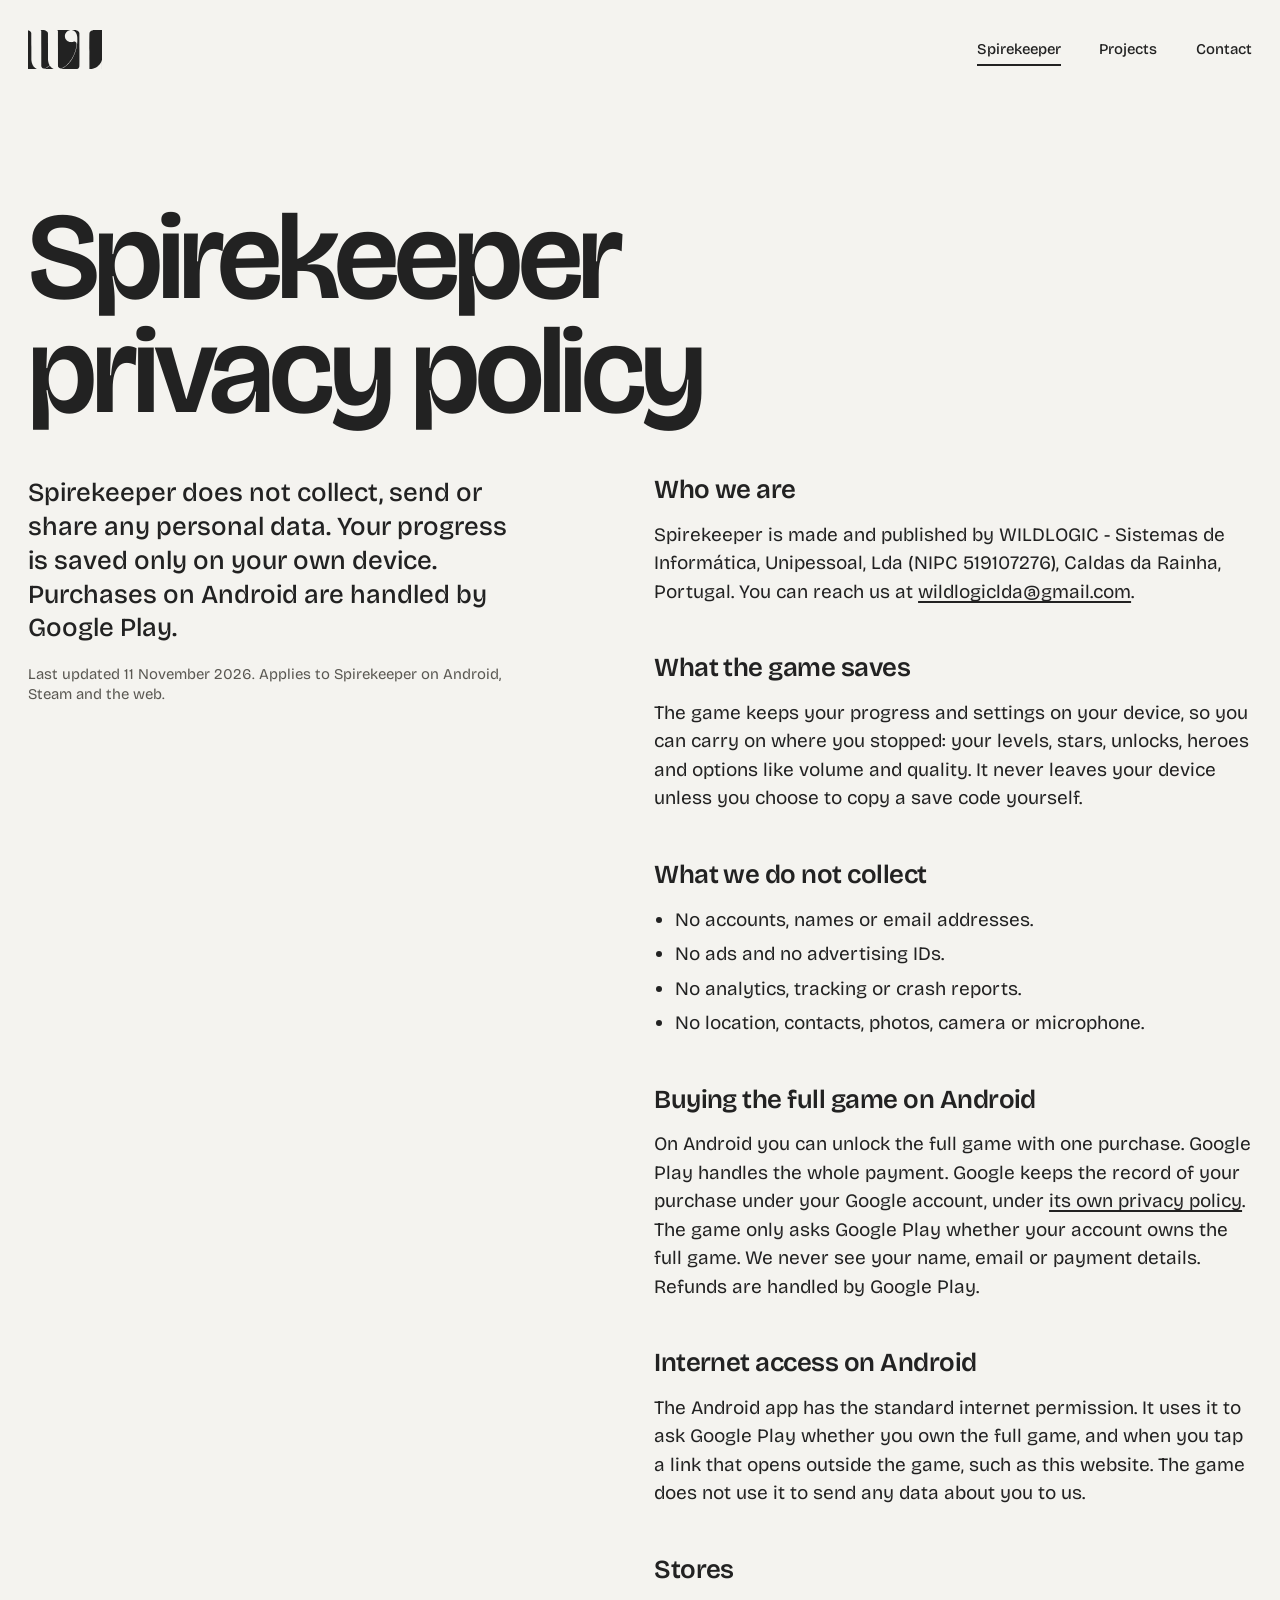
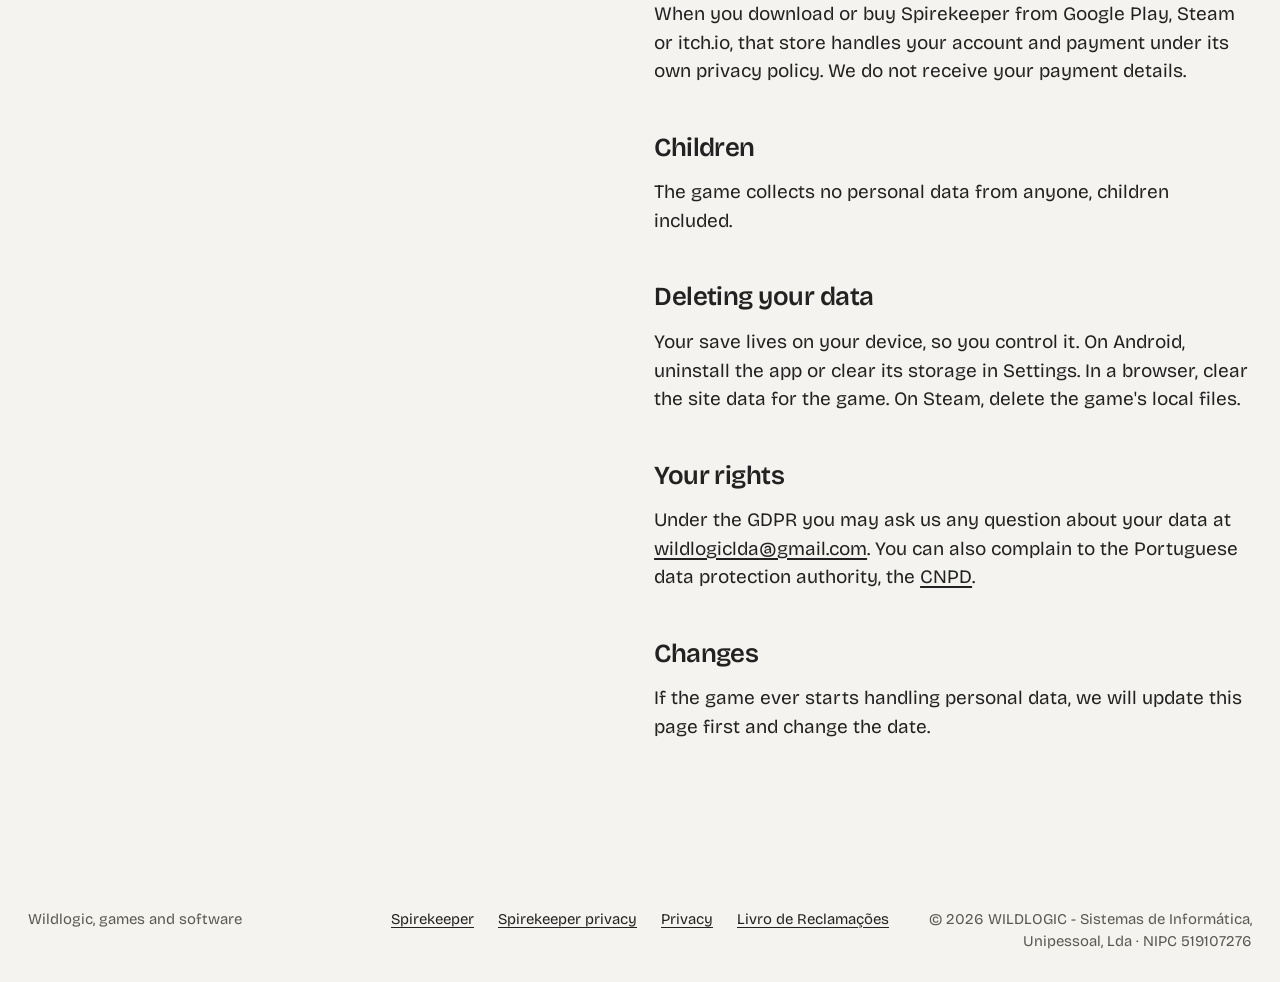
<file: spirekeeper/privacy/index.html>
<!doctype html>
<html lang="en">
<head>
<meta charset="utf-8">
<meta name="viewport" content="width=device-width, initial-scale=1">
<title>Spirekeeper privacy policy | Wildlogic</title>
<meta name="description" content="How Spirekeeper handles your data: it collects none, and your progress stays on your device.">
<link rel="canonical" href="https://wildlogic.pt/spirekeeper/privacy/">
<meta name="theme-color" content="#222222">
<meta property="og:type" content="website">
<meta property="og:site_name" content="Wildlogic">
<meta property="og:title" content="Spirekeeper privacy policy | Wildlogic">
<meta property="og:description" content="How Spirekeeper handles your data: it collects none, and your progress stays on your device.">
<meta property="og:url" content="https://wildlogic.pt/spirekeeper/privacy/">
<meta property="og:image" content="https://wildlogic.pt/assets/img/og.jpg">
<meta name="twitter:card" content="summary_large_image">
<link rel="icon" href="../../favicon.svg" type="image/svg+xml">
<link rel="apple-touch-icon" href="../../apple-touch-icon.png">
<link rel="preload" href="../../assets/fonts/bricolage-grotesque-latin-standard-normal.woff2" as="font" type="font/woff2" crossorigin>
<link rel="stylesheet" href="../../assets/site.css">
</head>
<body>
<a class="skip" href="#main">Skip to content</a>
<nav class="nav dark" aria-label="Main"><a class="home" href="../../" aria-label="Wildlogic home"><svg aria-hidden="true" focusable="false" xmlns="http://www.w3.org/2000/svg" viewBox="6 6 2499 1337"><path fill="currentColor" fill-rule="evenodd" d="M0.0,698.0L0.0,0.0L1256.0,0.0L2512.0,0.0L2512.0,698.0L2512.0,1396.0L1256.0,1396.0L0.0,1396.0L0.0,698.0ZM2082.8,1341.0L2504.0,1341.0L2504.0,1178.8C2503.9,1019.8 2503.9,1016.5 2502.1,1018.8C2501.0,1020.0 2499.9,1022.9 2499.5,1025.3C2498.4,1032.1 2494.9,1042.4 2489.9,1053.8C2488.9,1056.1 2488.0,1058.6 2488.0,1059.2C2488.0,1060.4 2485.9,1065.2 2480.0,1077.5C2469.9,1098.4 2466.8,1104.8 2464.7,1108.2C2445.8,1139.4 2434.6,1156.0 2423.4,1169.0C2420.9,1172.0 2416.2,1177.4 2413.2,1181.0C2406.0,1189.4 2380.3,1215.1 2372.6,1221.5C2369.3,1224.3 2365.1,1227.9 2363.1,1229.6C2352.9,1238.4 2328.8,1256.0 2318.6,1262.1C2294.7,1276.5 2277.7,1285.4 2258.5,1293.7C2254.1,1295.6 2249.6,1297.5 2248.5,1298.0C2247.4,1298.5 2244.6,1299.6 2242.2,1300.5C2231.8,1304.2 2229.3,1305.2 2226.3,1306.5C2224.6,1307.3 2222.1,1308.0 2220.9,1308.0C2219.6,1308.0 2216.3,1308.8 2213.5,1309.9C2205.7,1312.8 2195.3,1315.8 2185.0,1318.0C2179.8,1319.1 2172.4,1320.8 2168.6,1321.6C2162.3,1323.1 2154.9,1324.2 2131.5,1326.9C2117.3,1328.6 2082.7,1329.9 2081.2,1328.7C2080.2,1327.9 2080.1,1207.7 2080.3,724.6C2080.6,121.5 2080.6,121.5 2082.7,112.5C2085.6,99.8 2088.9,90.5 2092.8,83.5C2094.7,80.2 2096.8,76.1 2097.5,74.3C2098.2,72.6 2099.9,70.1 2101.2,68.9C2102.4,67.6 2106.0,63.5 2109.0,59.9C2127.1,38.0 2161.5,21.1 2188.1,21.0C2194.9,21.0 2196.0,20.0 2196.0,13.3L2196.0,8.0L1913.6,8.0C1631.3,8.0 1631.3,8.0 1630.6,12.7C1629.7,19.2 1630.9,20.1 1641.7,21.0C1646.5,21.5 1651.8,22.3 1653.3,22.9C1654.9,23.5 1657.1,24.0 1658.3,24.0C1659.5,24.1 1662.3,24.9 1664.5,26.0C1666.7,27.1 1669.7,27.9 1671.1,28.0C1672.6,28.0 1674.9,28.9 1676.3,30.0C1677.7,31.1 1679.1,32.0 1679.4,32.0C1681.5,32.0 1697.5,42.1 1703.0,46.9C1722.3,63.7 1732.6,79.8 1740.8,106.0C1743.4,114.5 1743.4,114.5 1743.7,672.8C1744.0,1231.2 1744.0,1231.2 1741.5,1240.4C1734.6,1265.8 1727.4,1278.7 1710.5,1295.6C1701.6,1304.6 1686.6,1316.0 1683.5,1316.0C1683.0,1316.0 1681.4,1316.9 1680.0,1318.0C1678.6,1319.1 1676.7,1320.0 1675.7,1320.0C1674.6,1320.0 1672.6,1320.6 1671.2,1321.4C1664.9,1324.7 1652.2,1327.8 1642.6,1328.4C1637.2,1328.7 1632.5,1329.2 1632.3,1329.4C1630.9,1330.7 1630.0,1338.3 1631.1,1339.6C1632.2,1341.0 1646.8,1342.0 1656.5,1341.4C1659.2,1341.2 1851.1,1341.0 2082.8,1341.0ZM474.5,1337.9C479.4,1336.9 484.7,1336.0 486.2,1336.0C487.6,1336.0 494.6,1334.9 501.7,1333.5C513.5,1331.2 517.1,1330.3 530.0,1326.5C532.5,1325.7 536.1,1324.8 538.0,1324.5C542.1,1323.7 558.5,1318.1 569.0,1313.9C571.5,1313.0 576.2,1311.2 579.5,1310.0C582.8,1308.8 589.1,1306.0 593.5,1303.9C597.9,1301.7 601.9,1300.0 602.3,1300.0C603.5,1300.0 635.1,1284.2 636.9,1282.7C637.8,1282.0 639.6,1280.8 641.0,1280.1C642.4,1279.5 645.2,1277.9 647.2,1276.7C649.2,1275.5 655.3,1271.9 660.7,1268.7C666.1,1265.5 674.3,1260.2 679.0,1256.9C683.7,1253.6 688.9,1250.0 690.5,1249.0C694.0,1246.7 694.4,1246.4 703.5,1240.0C707.4,1237.3 711.2,1234.5 712.0,1233.7C712.8,1233.0 715.5,1230.8 718.0,1228.9C720.4,1227.0 725.6,1222.9 729.5,1219.7C741.2,1209.9 741.1,1209.9 746.0,1217.3C748.4,1220.7 751.2,1224.6 752.5,1226.0C753.7,1227.4 756.3,1231.0 758.3,1234.1C767.9,1249.0 803.3,1283.1 819.5,1293.0C826.2,1297.2 826.6,1297.4 830.6,1299.8C832.8,1301.0 835.9,1302.9 837.5,1304.0C842.0,1306.9 851.8,1312.0 853.0,1312.0C853.8,1312.0 857.3,1313.5 874.5,1321.6C876.1,1322.4 880.0,1323.7 883.0,1324.6C886.0,1325.4 891.4,1327.0 895.0,1328.0C898.6,1329.0 902.9,1330.3 904.5,1330.9C911.1,1333.1 920.9,1335.2 928.5,1336.0C932.9,1336.5 939.4,1337.6 943.0,1338.4C956.6,1341.4 1023.0,1341.3 1037.0,1338.2C1039.5,1337.6 1046.2,1336.6 1052.0,1336.0C1057.8,1335.4 1062.9,1334.5 1063.5,1334.0C1064.0,1333.6 1066.8,1333.0 1069.5,1332.6C1076.9,1331.6 1092.1,1328.0 1095.3,1326.4C1096.9,1325.6 1099.0,1325.0 1100.1,1325.0C1102.2,1325.0 1115.4,1321.0 1123.0,1318.0C1125.5,1317.1 1128.8,1315.8 1130.5,1315.2C1138.7,1312.4 1140.8,1311.6 1144.6,1309.9C1146.9,1308.8 1149.4,1308.0 1150.2,1308.0C1151.1,1308.0 1152.9,1307.1 1154.3,1306.0C1155.7,1304.9 1157.3,1304.0 1157.9,1304.0C1159.2,1304.0 1175.7,1296.5 1182.5,1292.8C1185.2,1291.3 1191.1,1288.2 1195.5,1286.0C1210.0,1278.5 1208.2,1279.6 1222.5,1270.4C1227.4,1267.3 1229.4,1266.2 1232.0,1264.8C1235.2,1263.2 1258.4,1247.7 1260.4,1245.9C1261.2,1245.1 1264.4,1242.7 1267.5,1240.5C1272.5,1236.9 1284.9,1227.5 1292.3,1221.7C1295.1,1219.5 1305.2,1210.9 1318.0,1199.9C1333.9,1186.1 1380.7,1139.1 1389.7,1127.8C1391.3,1126.0 1396.5,1119.8 1401.5,1114.1C1406.5,1108.4 1413.2,1100.2 1416.5,1096.0C1419.8,1091.7 1424.7,1085.3 1427.5,1081.8C1434.7,1072.7 1447.1,1056.1 1450.0,1051.9C1451.4,1049.8 1454.8,1044.9 1457.5,1041.0C1464.5,1030.9 1465.1,1029.9 1468.3,1024.9C1469.9,1022.5 1472.0,1019.3 1473.0,1017.9C1478.6,1009.9 1487.2,996.8 1488.0,994.8C1488.5,993.5 1490.9,989.4 1493.4,985.5C1498.2,978.0 1515.2,948.7 1519.5,940.5C1520.9,937.8 1523.2,933.5 1524.6,931.0C1529.8,921.8 1549.4,882.4 1552.9,874.0C1553.5,872.6 1554.4,870.8 1554.8,870.0C1555.9,868.2 1558.9,861.6 1562.5,853.5C1564.0,850.2 1565.8,846.1 1566.5,844.5C1567.2,842.9 1569.0,838.6 1570.5,835.0C1571.9,831.4 1573.8,827.3 1574.6,825.8C1575.4,824.4 1576.0,822.6 1576.0,822.0C1576.0,821.3 1576.8,818.9 1577.9,816.6C1582.9,805.6 1584.0,802.9 1584.0,801.8C1584.0,801.2 1584.9,798.9 1585.9,796.6C1587.5,793.0 1589.3,788.4 1594.5,774.0C1595.2,772.1 1596.7,768.0 1597.8,765.0C1599.0,762.0 1600.2,758.2 1600.6,756.6C1601.0,755.0 1601.9,752.5 1602.6,751.1C1603.4,749.7 1604.0,747.8 1604.0,747.0C1604.0,746.2 1604.8,743.3 1605.9,740.5C1608.8,732.7 1610.1,728.9 1611.5,724.0C1612.2,721.5 1613.5,717.5 1614.3,715.0C1615.7,710.9 1617.1,706.2 1622.1,689.5C1625.9,676.4 1627.4,671.3 1628.6,666.0C1630.3,658.8 1631.8,653.0 1634.0,645.0C1637.3,632.9 1639.2,624.5 1640.0,619.4C1640.4,616.7 1641.5,611.9 1642.3,608.9C1643.2,606.0 1644.4,600.8 1645.0,597.5C1645.6,594.2 1647.0,587.2 1648.0,582.0C1649.1,576.8 1650.5,569.4 1651.1,565.5C1651.7,561.6 1652.8,555.6 1653.5,552.0C1655.0,545.2 1657.3,531.0 1659.1,517.5C1659.6,513.1 1660.8,505.0 1661.7,499.5C1662.5,494.0 1663.6,484.6 1664.1,478.5C1664.6,472.4 1665.5,464.4 1666.0,460.5C1666.6,456.6 1667.7,443.8 1668.5,432.0C1669.3,420.2 1670.5,404.6 1671.1,397.5C1672.8,377.1 1671.7,268.9 1669.7,253.5C1668.8,246.9 1668.0,238.8 1668.0,235.5C1668.0,232.1 1667.3,226.8 1666.5,223.7C1665.7,220.5 1664.6,214.2 1664.1,209.6C1663.5,205.0 1662.5,198.8 1661.7,195.8C1660.9,192.9 1659.3,186.0 1658.0,180.5C1656.8,175.0 1655.2,168.9 1654.5,167.0C1653.8,165.1 1652.0,159.7 1650.6,155.0C1649.1,150.3 1647.1,144.7 1646.1,142.5C1642.2,133.9 1641.1,131.4 1640.4,129.0C1640.1,127.6 1639.0,125.4 1638.1,124.0C1637.2,122.6 1635.9,120.4 1635.2,119.0C1634.6,117.6 1633.6,115.8 1633.1,115.0C1632.5,114.2 1630.2,110.1 1627.9,106.0C1625.6,101.9 1621.8,96.2 1619.6,93.3C1617.3,90.5 1613.9,86.0 1612.0,83.4C1606.9,76.4 1587.6,57.2 1579.7,51.2C1566.7,41.3 1542.2,27.0 1534.0,24.5C1532.6,24.1 1530.2,23.2 1528.5,22.4C1523.9,20.4 1516.9,17.9 1512.5,16.8C1510.3,16.3 1506.0,15.2 1503.0,14.4C1483.5,9.2 1447.7,6.4 1439.7,9.4C1437.4,10.3 1430.3,11.4 1424.0,11.9C1416.1,12.6 1410.2,13.7 1405.0,15.5C1400.9,17.0 1395.2,18.7 1392.5,19.4C1384.1,21.7 1375.7,24.8 1371.0,27.4C1368.5,28.8 1364.7,30.9 1362.5,32.0C1360.3,33.1 1357.8,34.4 1357.0,34.8C1352.8,37.2 1351.1,38.1 1346.9,40.4C1342.9,42.5 1335.1,48.4 1316.2,64.0C1313.8,65.9 1307.3,73.1 1301.7,79.9C1286.9,97.8 1285.3,99.9 1282.3,106.0C1280.8,109.0 1278.0,114.2 1276.0,117.5C1270.3,127.2 1266.3,136.0 1264.2,143.5C1263.1,147.3 1261.8,151.8 1261.2,153.5C1260.7,155.2 1259.5,158.8 1258.5,161.5C1256.2,168.3 1252.0,200.5 1252.0,211.3C1252.0,223.4 1255.7,254.2 1257.9,261.0C1258.9,264.0 1260.7,269.9 1262.0,274.0C1263.2,278.1 1265.1,283.8 1266.1,286.5C1267.2,289.3 1268.0,291.9 1268.0,292.3C1268.0,292.7 1271.6,299.3 1276.0,307.0C1280.4,314.7 1284.0,321.4 1284.0,321.9C1284.0,324.2 1313.1,359.1 1315.9,360.1C1316.8,360.5 1318.2,361.5 1319.0,362.5C1321.2,365.1 1343.5,382.8 1346.2,384.0C1347.4,384.6 1352.1,387.1 1356.5,389.5C1371.4,397.7 1385.0,404.0 1387.9,404.0C1388.9,404.0 1391.7,404.9 1394.1,406.0C1396.5,407.1 1399.6,408.0 1401.0,408.0C1402.4,408.0 1404.8,408.7 1406.5,409.6C1409.3,411.1 1417.1,412.3 1443.0,415.1C1460.5,417.0 1479.3,415.6 1500.0,410.9C1508.9,408.9 1526.4,404.4 1533.4,402.3C1536.1,401.5 1541.5,400.5 1545.4,400.0C1549.3,399.5 1556.4,398.6 1561.2,397.9C1568.3,396.9 1571.7,396.9 1579.2,398.0C1584.3,398.7 1591.0,399.6 1594.0,400.0C1599.6,400.8 1607.6,403.8 1614.1,407.6C1619.3,410.7 1630.9,421.9 1632.6,425.4C1633.4,427.1 1635.6,431.4 1637.5,435.0C1639.4,438.5 1641.0,442.3 1641.0,443.3C1641.0,444.3 1641.5,446.1 1642.1,447.2C1646.9,456.1 1648.6,496.2 1645.2,519.0C1644.5,523.1 1643.6,529.9 1643.1,534.0C1641.2,548.0 1639.8,556.5 1638.3,563.0C1637.4,566.6 1636.4,572.4 1636.0,576.0C1635.6,579.6 1634.6,585.4 1633.7,589.0C1632.9,592.6 1631.7,598.0 1631.0,601.0C1628.0,615.8 1626.8,620.9 1625.5,625.5C1624.8,628.2 1623.7,632.8 1623.1,635.5C1622.6,638.2 1621.2,644.3 1620.0,649.0C1618.8,653.7 1617.2,660.1 1616.5,663.4C1615.7,666.6 1614.6,670.5 1614.0,672.0C1613.4,673.5 1612.2,677.4 1611.5,680.6C1609.1,690.9 1606.3,700.5 1605.2,702.7C1604.5,703.9 1604.0,705.9 1604.0,707.2C1604.0,708.5 1603.4,710.7 1602.6,712.2C1601.8,713.7 1600.9,716.4 1600.5,718.2C1600.2,720.0 1599.0,723.8 1598.0,726.5C1597.0,729.2 1594.8,735.8 1593.1,741.0C1589.9,750.9 1583.1,770.5 1581.1,775.3C1580.5,776.9 1580.0,778.6 1580.0,779.1C1580.0,779.6 1579.1,781.7 1578.0,783.7C1576.9,785.8 1576.0,788.1 1576.0,788.8C1576.0,789.5 1575.2,792.0 1574.2,794.3C1573.2,796.6 1571.1,801.9 1569.5,806.0C1567.9,810.1 1566.0,814.4 1565.3,815.5C1564.6,816.6 1564.0,818.2 1564.0,819.2C1564.0,821.0 1561.4,827.4 1557.9,834.2C1556.9,836.2 1556.0,838.5 1556.0,839.3C1556.0,840.1 1555.1,841.9 1554.0,843.3C1552.9,844.7 1552.0,846.3 1552.0,847.0C1552.0,848.0 1550.5,851.6 1545.0,863.5C1543.9,865.7 1542.9,868.2 1542.6,869.0C1542.3,869.8 1541.6,871.2 1541.0,872.0C1540.5,872.8 1539.6,874.6 1539.0,876.0C1538.5,877.4 1537.6,879.2 1537.1,880.0C1536.7,880.8 1533.4,887.4 1529.9,894.5C1524.0,906.5 1519.4,915.4 1508.0,936.5C1503.4,945.2 1493.7,961.8 1486.0,974.5C1483.3,978.9 1479.7,985.0 1477.9,988.0C1476.1,991.0 1473.1,995.6 1471.3,998.2C1469.5,1000.8 1468.0,1003.4 1468.0,1004.0C1468.0,1004.5 1467.2,1005.7 1466.2,1006.7C1465.2,1007.7 1460.5,1014.4 1455.7,1021.5C1439.0,1046.3 1419.5,1072.9 1406.6,1088.4C1404.4,1091.1 1401.4,1094.8 1400.0,1096.6C1379.1,1123.9 1328.9,1174.8 1294.0,1204.1C1271.2,1223.2 1231.9,1251.4 1215.5,1260.4C1213.8,1261.3 1211.6,1262.6 1210.5,1263.2C1208.6,1264.4 1199.1,1270.0 1194.5,1272.7C1189.5,1275.7 1155.7,1292.0 1154.6,1292.0C1154.0,1292.0 1152.6,1292.6 1151.5,1293.4C1148.9,1295.2 1138.4,1299.2 1129.3,1302.0C1118.0,1305.4 1098.4,1305.1 1085.8,1301.5C1063.6,1295.0 1040.7,1277.7 1031.1,1260.0C1024.8,1248.4 1021.0,1238.1 1020.1,1229.9C1019.7,1226.3 1019.0,1222.8 1018.6,1222.2C1018.3,1221.6 1018.0,955.7 1018.0,631.3C1017.9,138.6 1017.7,40.6 1016.6,36.0C1013.8,24.9 1005.3,14.4 997.0,11.9C994.7,11.2 992.6,10.0 992.3,9.3C991.9,8.2 953.7,8.0 779.8,8.0L567.9,8.0L568.2,13.8C568.5,19.5 568.5,19.5 575.5,20.3C584.7,21.4 599.7,24.8 603.0,26.5C604.4,27.2 607.3,28.1 609.3,28.5C620.0,30.5 645.2,49.1 656.9,63.5C663.3,71.4 676.0,94.6 676.0,98.4C676.0,99.6 676.7,101.8 677.6,103.5C681.2,110.4 681.3,115.2 681.9,561.5C682.6,1001.2 682.8,1024.8 686.0,1038.5C686.5,1040.7 687.2,1045.7 687.5,1049.5C688.1,1057.1 691.5,1077.8 693.2,1085.0C693.8,1087.5 694.8,1092.4 695.5,1096.0C696.2,1099.6 697.4,1104.8 698.3,1107.5C701.9,1118.8 704.0,1126.6 704.0,1128.3C704.0,1129.3 704.6,1131.3 705.4,1132.8C706.2,1134.3 708.2,1139.7 710.0,1144.9C711.8,1150.1 713.9,1155.5 714.6,1156.9C715.4,1158.3 716.0,1160.1 716.0,1160.8C716.0,1161.5 716.9,1163.8 717.9,1165.8C728.9,1187.3 734.1,1198.4 733.8,1199.9C733.6,1200.8 730.8,1204.0 727.5,1206.8C724.2,1209.7 720.6,1212.9 719.5,1213.9C718.4,1214.9 715.9,1216.7 714.0,1218.0C712.1,1219.3 707.3,1223.0 703.3,1226.2C699.4,1229.4 695.9,1232.0 695.5,1232.0C695.1,1232.0 693.0,1233.5 690.7,1235.4C688.4,1237.2 683.8,1240.5 680.6,1242.6C677.4,1244.8 673.7,1247.2 672.5,1248.0C671.3,1248.8 668.3,1250.8 665.9,1252.4C663.5,1253.9 659.9,1256.2 658.0,1257.5C653.4,1260.5 628.0,1274.8 621.0,1278.4C618.0,1279.9 614.8,1281.5 614.0,1282.0C611.2,1283.7 593.5,1291.7 591.0,1292.5C589.6,1292.9 587.6,1293.9 586.5,1294.6C585.4,1295.4 583.6,1296.0 582.5,1296.0C581.4,1296.0 579.6,1296.6 578.5,1297.4C576.7,1298.6 573.2,1299.7 560.5,1303.1C555.5,1304.5 533.8,1304.5 528.5,1303.1C504.3,1296.9 489.6,1287.8 474.5,1269.5C468.2,1261.9 460.0,1247.1 460.0,1243.3C460.0,1242.5 459.3,1240.5 458.4,1238.7C454.0,1230.3 454.1,1242.8 454.0,625.3C454.0,120.2 453.8,39.3 452.6,34.6C449.8,23.9 440.8,13.2 433.1,11.5C431.5,11.2 429.6,10.2 428.9,9.4C427.9,8.2 399.0,8.0 217.9,8.0L8.0,8.0L8.0,14.4C8.0,20.7 8.0,20.7 15.5,21.3C24.8,22.1 36.6,24.6 40.2,26.5C41.6,27.3 43.6,28.0 44.7,28.0C46.4,28.0 49.4,29.4 61.5,36.2C64.2,37.7 67.4,39.4 68.6,39.9C73.0,41.9 97.2,67.0 100.3,72.8C107.8,86.7 112.0,95.6 112.0,97.2C112.0,98.2 112.7,100.5 113.6,102.2C118.5,111.7 118.3,94.0 119.1,572.5C119.6,881.5 120.1,1020.5 120.9,1025.0C121.4,1028.6 122.4,1036.9 123.0,1043.5C123.6,1050.1 124.8,1058.4 125.5,1062.0C126.3,1065.6 127.2,1071.0 127.6,1074.0C127.9,1077.0 128.8,1081.8 129.5,1084.5C130.2,1087.2 131.1,1091.8 131.5,1094.5C131.8,1097.2 132.9,1102.2 133.9,1105.5C135.0,1108.8 136.3,1113.4 136.9,1115.8C137.5,1118.1 138.5,1121.9 139.1,1124.2C141.8,1134.2 152.7,1163.4 157.5,1173.5C160.4,1179.5 163.5,1186.1 164.4,1188.0C165.2,1189.9 166.4,1192.2 166.9,1193.0C167.4,1193.8 171.6,1200.8 176.1,1208.5C180.6,1216.2 186.1,1224.8 188.2,1227.5C190.4,1230.2 194.4,1235.4 197.2,1239.0C209.7,1255.1 239.2,1282.9 252.0,1290.8C253.4,1291.7 258.1,1294.7 262.6,1297.6C284.7,1312.0 316.3,1325.3 343.6,1331.6C347.0,1332.3 351.0,1333.4 352.4,1334.0C353.9,1334.5 359.2,1335.5 364.3,1336.0C369.3,1336.6 375.3,1337.6 377.5,1338.2C389.4,1341.5 458.8,1341.2 474.5,1337.9Z"/></svg></a><span class="links"><a href="../../spirekeeper/" aria-current="page">Spirekeeper</a><a href="../../index.html#work">Projects</a><a href="../../index.html#contact">Contact</a></span></nav>
<main id="main">

<article class="doc">
  <h1>Spirekeeper privacy policy</h1>
  <p class="tldr">Spirekeeper does not collect, send or share any personal data. Your progress is saved only on your own device. Purchases on Android are handled by Google Play.<small>Last updated 11 November 2026. Applies to Spirekeeper on Android, Steam and the web.</small></p>
  <div class="body">
    <h2>Who we are</h2>
    <p>Spirekeeper is made and published by WILDLOGIC - Sistemas de Informática, Unipessoal, Lda (NIPC 519107276), Caldas da Rainha, Portugal. You can reach us at <a href="mailto:wildlogiclda@gmail.com">wildlogiclda@gmail.com</a>.</p>
    <h2>What the game saves</h2>
    <p>The game keeps your progress and settings on your device, so you can carry on where you stopped: your levels, stars, unlocks, heroes and options like volume and quality. It never leaves your device unless you choose to copy a save code yourself.</p>
    <h2>What we do not collect</h2>
    <ul><li>No accounts, names or email addresses.</li><li>No ads and no advertising IDs.</li><li>No analytics, tracking or crash reports.</li><li>No location, contacts, photos, camera or microphone.</li></ul>
    <h2>Buying the full game on Android</h2>
    <p>On Android you can unlock the full game with one purchase. Google Play handles the whole payment. Google keeps the record of your purchase under your Google account, under <a href="https://policies.google.com/privacy" rel="noopener">its own privacy policy</a>. The game only asks Google Play whether your account owns the full game. We never see your name, email or payment details. Refunds are handled by Google Play.</p>
    <h2>Internet access on Android</h2>
    <p>The Android app has the standard internet permission. It uses it to ask Google Play whether you own the full game, and when you tap a link that opens outside the game, such as this website. The game does not use it to send any data about you to us.</p>
    <h2>Stores</h2>
    <p>When you download or buy Spirekeeper from Google Play, Steam or itch.io, that store handles your account and payment under its own privacy policy. We do not receive your payment details.</p>
    <h2>Children</h2>
    <p>The game collects no personal data from anyone, children included.</p>
    <h2>Deleting your data</h2>
    <p>Your save lives on your device, so you control it. On Android, uninstall the app or clear its storage in Settings. In a browser, clear the site data for the game. On Steam, delete the game's local files.</p>
    <h2>Your rights</h2>
    <p>Under the GDPR you may ask us any question about your data at <a href="mailto:wildlogiclda@gmail.com">wildlogiclda@gmail.com</a>. You can also complain to the Portuguese data protection authority, the <a href="https://www.cnpd.pt/" rel="noopener">CNPD</a>.</p>
    <h2>Changes</h2>
    <p>If the game ever starts handling personal data, we will update this page first and change the date.</p>
  </div>
</article>

</main>
<footer class="foot short">
  <p>Wildlogic, games and software</p>
  <nav aria-label="Footer"><a href="../../spirekeeper/">Spirekeeper</a><a href="../../spirekeeper/privacy/">Spirekeeper privacy</a><a href="../../privacy/">Privacy</a><a href="https://www.livroreclamacoes.pt/" rel="noopener">Livro de Reclamações</a></nav>
  <p>© 2026 WILDLOGIC - Sistemas de Informática, Unipessoal, Lda · NIPC 519107276</p>
</footer>
</body>
</html>
</file>
<file: assets/site.css>
/* Wildlogic. Two colours only, taken from the company card: paper and ink.
   All other colour on the site comes from the work itself. */
@font-face { font-family: "Bricolage Grotesque"; src: url("fonts/bricolage-grotesque-latin-standard-normal.woff2") format("woff2"); font-weight: 200 800; font-stretch: 75% 100%; font-display: swap; unicode-range: U+0000-00FF, U+0131, U+0152-0153, U+02BB-02BC, U+02C6, U+02DA, U+02DC, U+2000-206F, U+20AC, U+2122, U+2212, U+FEFF, U+FFFD; }
@font-face { font-family: "Bricolage Grotesque"; src: url("fonts/bricolage-grotesque-latin-ext-standard-normal.woff2") format("woff2"); font-weight: 200 800; font-stretch: 75% 100%; font-display: swap; unicode-range: U+0100-02AF, U+1E00-1E9F, U+2020, U+20A0-20AB, U+20AD-20C0, U+2113; }

:root {
  --paper: #f4f3ef;
  --paper-2: #e9e7e0;
  --ink: #222222;
  --ink-2: #2e2e2e;
  --muted-on-paper: #5a5852;
  --muted-on-ink: #b8b5ad;

  --bg: var(--paper); --fg: var(--ink); --soft: var(--muted-on-paper); --panel: var(--paper-2);

  --face: "Bricolage Grotesque", "Helvetica Neue", Arial, sans-serif;
  --step-small: clamp(0.875rem, 0.85rem + 0.1vw, 0.9375rem);
  --step-body: clamp(1.0625rem, 1rem + 0.25vw, 1.1875rem);
  --step-lead: clamp(1.25rem, 1.1rem + 0.7vw, 1.625rem);
  --step-head: clamp(2rem, 1.3rem + 3.2vw, 4rem);
  --step-mega: clamp(3rem, 1rem + 8.4vw, 9rem);

  --m: clamp(16px, 2.2vw, 32px);           /* the one pair of page margins */
  --gap: clamp(96px, 13vw, 200px);         /* between sections */
  --out: cubic-bezier(.22, 1, .36, 1);     /* entrances, things arriving */
  --io: cubic-bezier(.65, 0, .35, 1);
  --acc: #ccff3d;                          /* one signal colour, only on dark, only for what is live */      /* things moving on screen */
  color-scheme: light;
}
.on-ink { --bg: var(--ink); --fg: var(--paper); --soft: var(--muted-on-ink); --panel: var(--ink-2); }

*, *::before, *::after { box-sizing: border-box; }
html { -webkit-text-size-adjust: 100%; }
@media (prefers-reduced-motion: no-preference) { html { scroll-behavior: smooth; } }
body { margin: 0; background: var(--paper); color: var(--ink); font: 400 var(--step-body)/1.5 var(--face); -webkit-font-smoothing: antialiased; overflow-x: clip; }
img, video, canvas, svg { display: block; max-width: 100%; }
a { color: inherit; text-underline-offset: .18em; text-decoration-thickness: .08em; }
p { margin: 0; }
h1, h2, h3 { margin: 0; font-weight: 600; letter-spacing: -0.04em; line-height: .92; text-wrap: balance; }
:focus-visible { outline: 3px solid currentColor; outline-offset: 3px; }
::selection { background: var(--ink); color: var(--paper); }
.on-ink ::selection, .hero ::selection { background: var(--paper); color: var(--ink); }
.vh { position: absolute; width: 1px; height: 1px; overflow: hidden; clip-path: inset(50%); white-space: nowrap; }
.skip { position: fixed; left: var(--m); top: -80px; z-index: 100; background: var(--paper); color: var(--ink); padding: 12px 16px; }
.skip:focus { top: var(--m); }

.field { background: var(--bg); color: var(--fg); padding: var(--gap) var(--m); }

/* buttons: square, one fill, decided once */
.btn { display: inline-flex; align-items: center; justify-content: center; min-height: 52px; padding: 0 28px; background: var(--fg); color: var(--bg); font: 500 var(--step-body)/1 var(--face); text-decoration: none; cursor: pointer; border: 0; transition: transform 160ms var(--out), background-color 160ms var(--out); }
.btn:hover { transform: translateY(-2px); }
.btn:active { transform: scale(.97); transition-duration: 80ms; }

/* ---------- nav ---------- */
.nav { position: absolute; inset: 0 0 auto 0; z-index: 30; display: flex; justify-content: flex-end; gap: clamp(16px, 3vw, 40px); padding: var(--m); color: var(--paper); font-size: var(--step-small); font-weight: 500; }
.nav a { position: relative; text-decoration: none; padding: 10px 0; }
.nav a::after { content: ""; position: absolute; left: 0; right: 0; bottom: 4px; height: 2px; background: currentColor; transform: scaleX(0); transform-origin: 0 50%; transition: transform 240ms var(--out); }
.nav a:hover::after, .nav a[aria-current]::after { transform: scaleX(1); }
.nav .home::after { display: none; }
.nav.dark { color: var(--ink); justify-content: space-between; align-items: center; position: static; }
.nav .home { display: block; width: 74px; padding: 0; }
.nav .links { display: flex; gap: clamp(16px, 3vw, 40px); }

/* ---------- hero: the name, built out of live code characters ---------- */
.hero { position: relative; height: 240svh; background: #1c1c1c; color: var(--paper); }
.hero-stage { position: sticky; top: 0; height: 100svh; overflow: hidden; isolation: isolate; }
.hero-stage > * { z-index: 1; }
.hero-stage > canvas { z-index: 0; position: absolute; inset: 0; width: 100%; height: 100%; opacity: 0; transition: opacity 600ms var(--out); }
.hero-stage.gl > canvas { opacity: 1; }
.hero-stage.gl .word { opacity: 0; }
.hero h1 { font-size: clamp(1.75rem, 1.2rem + 1.5vw, 2.5rem); line-height: 1; }
.word { position: absolute; margin: 0; display: block; }
.word svg { width: 100%; height: auto; }
.word-wild { left: var(--m); top: calc(var(--m) + 44px); width: min(50vw, 96svh); }
.word-logic { right: var(--m); bottom: var(--m); width: min(55vw, 104svh); }
.hero-say { position: absolute; left: var(--m); bottom: var(--m); width: min(36ch, 40vw); display: grid; gap: 16px; justify-items: start; background: rgb(28 28 28 / .94); padding: 28px 28px 0; } /* not fully opaque on purpose: some renderers cull the canvas under an opaque box */
.hero-say .btn { margin: 8px -28px 0; width: calc(100% + 56px); }
.hero-say p { font-size: var(--step-body); line-height: 1.4; text-wrap: pretty; }
.hero .btn { --fg: rgb(244 243 239 / .97); --bg: var(--ink); }
.hero-turn { position: absolute; right: var(--m); top: calc(var(--m) + 64px); width: min(24ch, 32vw); padding: 14px 18px; background: rgb(28 28 28 / .92); text-align: right; font-size: var(--step-lead); line-height: 1.2; font-weight: 500; letter-spacing: -0.01em; opacity: 0; }
@media (max-width: 760px) {
  .hero-say { padding: 14px 16px 0; gap: 6px; width: calc(100vw - 2 * var(--m)); } .hero-say .btn { margin: 8px -16px 0; width: calc(100% + 32px); min-height: 44px; }
  .hero h1 { font-size: 1.25rem; } .hero-say p { font-size: .9375rem; } .hero-say .more { display: none; }
  .word-wild { width: 80vw; top: calc(var(--m) + 56px); }
  .word-logic { width: 86vw; bottom: auto; top: calc(var(--m) + 56px + 34vw); right: var(--m); }
  .hero-turn { top: auto; bottom: calc(var(--m) + 150px); right: var(--m); width: 60vw; }
  .hero { height: 100svh; }   /* phone: no pinned scene. The logo and the box simply scroll away, so there is never an empty screen */
}

/* ---------- galaxy: the code characters settle into stars; five of them are the work ---------- */
.galaxy { position: relative; background: #1c1c1c; color: var(--paper); padding: var(--gap) var(--m); display: grid; gap: 40px; }
.galaxy canvas { display: none; }
.galaxy-head { display: grid; gap: 12px; }
.galaxy-head h2 { font-size: var(--step-head); }
.galaxy-head p { color: var(--muted-on-ink); }
.stars { display: grid; gap: 4px; justify-items: start; }
.stars a { display: flex; align-items: center; text-decoration: none; }
.stars i { position: relative; flex: none; width: 44px; height: 44px; display: grid; place-items: center; }
.stars i::before { content: ""; width: 10px; height: 10px; background: var(--acc); transition: transform 240ms var(--out); }
.stars i::after { content: ""; position: absolute; inset: 9px; border-radius: 50%; outline: 2px solid var(--acc); opacity: 0; animation: ping 2.6s var(--out) infinite; }
.stars a:nth-child(2) i::after { animation-delay: .5s; } .stars a:nth-child(3) i::after { animation-delay: 1s; } .stars a:nth-child(4) i::after { animation-delay: 1.5s; } .stars a:nth-child(5) i::after { animation-delay: 2s; } .stars a:nth-child(6) i::after { animation-delay: .8s; } .stars a:nth-child(7) i::after { animation-delay: 1.7s; } .stars a:nth-child(8) i::after { animation-delay: 2.3s; }
@keyframes ping { 0% { transform: scale(.3); opacity: .9; } 70%, 100% { transform: scale(1.5); opacity: 0; } }
.stars span { display: grid; gap: 2px; padding: 6px 10px; background: rgb(28 28 28 / .82); }
.stars b { font-size: var(--step-lead); font-weight: 600; letter-spacing: -0.03em; line-height: 1.05; white-space: nowrap; }
.stars small { font-size: var(--step-small); color: var(--muted-on-ink); white-space: nowrap; }
.stars a:hover i::before, .stars a:focus-visible i::before { transform: scale(1.8) rotate(45deg); }
.stars a:hover b, .stars a:focus-visible b { color: var(--acc); }
.stars a:focus-visible { outline: 3px solid var(--paper); outline-offset: 2px; }
.js .galaxy { height: 100svh; min-height: 620px; padding: 0; display: block; overflow: hidden; isolation: isolate; }
.js .galaxy canvas { display: block; position: absolute; inset: 0; width: 100%; height: 100%; z-index: -2; }
.stars i img { position: absolute; left: var(--tx, 0); top: var(--ty, 0); width: 176px; height: 110px; max-width: none; object-fit: cover; border: 4px solid #1c1c1c; outline: 2px solid var(--acc); box-sizing: content-box; transform-origin: var(--to, 0 100%); scale: .2; opacity: 0; pointer-events: none; transition: scale 180ms var(--out), opacity 180ms var(--out); }
.stars a.pic { z-index: 2; }
.stars a.pic i img { scale: 1; opacity: 1; transition-duration: 300ms; }
.js .stars a.core b { font-size: calc(var(--step-lead) * 1.45); }   /* the game is the centre of the galaxy and the lead name */
@media (prefers-reduced-motion: reduce) { .stars i img { transition: none; } }
.js .galaxy-head { position: absolute; left: var(--m); top: var(--m); }
.js .stars { display: block; }
.js .stars a { position: absolute; left: 0; top: 0; margin: -22px 0 0 -22px; will-change: transform; }
.js .stars a.flip { flex-direction: row-reverse; margin-left: 22px; }
.js .stars a.flip span { text-align: right; }
@media (max-width: 760px) { .stars b { font-size: 1.125rem; } .js .stars a.core b { font-size: 1.375rem; } .stars small { font-size: .8125rem; } .stars span { padding: 4px 8px; } }

/* ---------- projects: one screen each, the picture clear ---------- */
.proj { --tint: #1c1c1c; background: var(--tint); color: var(--paper); padding: clamp(44px, 5vw, 80px) var(--m); display: grid; grid-template-columns: repeat(12, minmax(0, 1fr)); column-gap: var(--m); row-gap: 28px; align-items: center; }
.proj[data-k="sk"] { --tint: #17102a; } .proj[data-k="ar"] { --tint: #0f1d42; } .proj[data-k="tr"] { --tint: #0a2e28; } .proj[data-k="da"] { --tint: #2c1610; } .proj[data-k="wow"] { --tint: #0f1a12; } .proj[data-k="it"] { --tint: #0b2530; } .proj[data-k="web"] { --tint: #2b1023; } .proj[data-k="casa"] { --tint: #272012; }
.proj-text { grid-column: 1 / span 4; grid-row: 1 / span 2; display: grid; gap: 16px; justify-items: start; }
.proj h3 { font-size: clamp(2.25rem, 1.2rem + 3.6vw, 4.75rem); line-height: .94; }
.proj .kind { font-size: var(--step-small); font-weight: 500; }
.proj .desc { max-width: 36ch; text-wrap: pretty; }
.proj .btn { --fg: var(--paper); --bg: var(--ink); margin-top: 8px; }
.proj-media { grid-column: 6 / -1; grid-row: 1; margin: 0; }
.proj-media img, .proj-media video { width: 100%; height: auto; aspect-ratio: 16 / 10; object-fit: cover; object-position: 0 0; background: #111; }
.proj-media pre { margin: 0; aspect-ratio: 16 / 10; overflow: hidden; display: grid; align-content: center; padding: clamp(16px, 3vw, 48px); background: rgb(0 0 0 / .28); font: 500 clamp(.6875rem, 1.45vw, 1.375rem)/1.75 ui-monospace, "SF Mono", Menlo, Consolas, monospace; white-space: pre; color: rgb(244 243 239 / .86); }

.proj h3 img { width: 100%; max-width: 560px; height: auto; margin-left: -1%; }
.js .projects { background: #17102a; transition: background-color 700ms linear; }
.js .proj { background: transparent; }
.proj-media:not(.duo) { overflow: hidden; }
.duo { position: relative; padding: 0 8% 11% 0; }
.proj .duo img { aspect-ratio: 1178 / 666; }
.proj .duo.wide img { aspect-ratio: 1280 / 724; } .proj .duo.wide .inset { aspect-ratio: 1280 / 800; }
.proj .duo .inset { position: absolute; right: 0; bottom: 0; width: 52%; aspect-ratio: 947 / 592; outline: 6px solid var(--tint); }
/* Domain Access: sign-ups arrive, the lists decide, the stamp lands */
.desk { display: none; }
.js [data-desk] pre { display: none; }
.js .desk { position: relative; display: grid; grid-template-rows: auto auto auto 1fr auto; gap: 6px; aspect-ratio: 16 / 10; overflow: hidden; padding: clamp(16px, 3vw, 44px); background: rgb(0 0 0 / .28); }
.desk p { white-space: nowrap; overflow: hidden; text-overflow: ellipsis; }
.desk-h { font-size: var(--step-small); font-weight: 500; color: var(--muted-on-ink); }
.desk-mail { font: 600 clamp(1rem, 2.4vw, 2.125rem)/1.25 var(--face); letter-spacing: -0.03em; }
.desk-rule { font-size: var(--step-small); color: var(--muted-on-ink); }
.stamp { position: absolute; right: 7%; top: 39%; padding: .28em .6em .22em; font: 700 clamp(1.125rem, 3vw, 2.75rem)/1 var(--face); letter-spacing: .06em; text-transform: uppercase; outline: .11em solid currentColor; outline-offset: -.11em; rotate: -8deg; color: var(--acc); opacity: 0; }
.stamp.no, .desk-log b.no { color: #ff7a5c; }
.stamp.wait, .desk-log b.wait { color: var(--paper); }
.desk-log { align-self: end; margin: 0; padding: 0; list-style: none; font: 500 clamp(.75rem, 1.25vw, 1.0625rem)/1.3 var(--face); font-variant-numeric: tabular-nums; color: rgb(244 243 239 / .72); }
.desk-log li { display: flex; justify-content: space-between; gap: 16px; padding: .5em 0; border-top: 2px solid rgb(244 243 239 / .14); }
.desk-log span { overflow: hidden; text-overflow: ellipsis; white-space: nowrap; }
.desk-log b { flex: none; font-weight: 500; color: var(--acc); }
@media (max-width: 900px) { .js .desk { aspect-ratio: 4 / 3; } .desk-log li:nth-child(n+4) { display: none; } .stamp { top: 36%; } }
.facts { margin: 4px 0 0; padding: 0; list-style: none; display: grid; gap: 10px; max-width: 40ch; }
.facts li { display: grid; grid-template-columns: 9.5em 1fr; column-gap: 14px; align-items: baseline; }
.facts b { font-weight: 600; color: var(--acc); }
.facts span { font-size: var(--step-small); line-height: 1.4; color: rgb(244 243 239 / .86); }
.proj-strip { grid-column: 6 / -1; grid-row: 2; margin: 0; padding: 0; list-style: none; display: grid; grid-template-columns: repeat(3, minmax(0, 1fr)); gap: calc(var(--m) * .5); }
.proj-strip li { display: grid; gap: 8px; }
.proj-strip img { width: 100%; height: auto; aspect-ratio: 16 / 10; object-fit: cover; object-position: 0 0; background: #111; }
.proj-strip span { font-size: var(--step-small); color: rgb(244 243 239 / .8); }
@media (max-width: 900px) { .proj-text, .proj-media, .proj-strip { grid-column: 1 / -1; grid-row: auto; } .proj-strip { gap: 8px; } .proj-strip span { font-size: .8125rem; } .facts li { grid-template-columns: 7.5em 1fr; } .proj-media { order: -1; margin: 0 calc(var(--m) * -.5); } }

/* PC stage: all eight projects in one screen. Names on the left, the picked project on the right. */
.projects.stage { display: grid; grid-template-columns: repeat(12, minmax(0, 1fr)); column-gap: var(--m); align-items: start; min-height: min(100svh, 780px); padding: clamp(40px, 8vh, 96px) var(--m) clamp(40px, 6vh, 88px); transition: background-color 700ms var(--out); }
.stage-list { grid-column: 1 / span 3; display: grid; gap: 2px; align-content: start; }   /* starts at the top and never moves, so the name under the pointer stays put while projects of different heights swap */
.stage-tab { appearance: none; background: none; border: 0; margin: 0; padding: 8px 0; min-height: 44px; font: inherit; color: var(--paper); text-align: left; cursor: pointer; display: grid; grid-template-columns: 22px minmax(0, 1fr); column-gap: 12px; align-items: center; }
.stage-tab::before { content: ""; grid-row: 1; width: 10px; height: 10px; background: var(--acc); scale: 0; transition: scale 200ms var(--out); }
.stage-tab b { color: rgb(244 243 239 / .6); transition: color 200ms var(--out); grid-column: 2; font-size: clamp(1.25rem, .8rem + 1.1vw, 2rem); font-weight: 600; letter-spacing: -0.03em; line-height: 1.1; white-space: nowrap; font-variant-numeric: tabular-nums; }
.stage-tab small { grid-column: 2; font-size: var(--step-small); color: var(--muted-on-ink); }
.stage-tab:hover b { color: var(--paper); }
.stage-tab[aria-pressed="true"]::before { scale: 1; } .stage-tab[aria-pressed="true"] b { color: var(--acc); }
.stage-tab:focus-visible { outline: 3px solid var(--paper); outline-offset: 2px; }
.projects.stage .stage-list { grid-row: 1; }
.projects.stage .proj { visibility: hidden; grid-row: 1; grid-column: 4 / -1; padding: 0; grid-template-columns: repeat(9, minmax(0, 1fr)); row-gap: calc(var(--m) * .5); }
.projects.stage .proj.on { visibility: visible; }
.projects.stage .proj { align-items: start; }
.projects.stage .proj-text { grid-column: 1 / span 4; }
.projects.stage .proj-media, .projects.stage .proj-strip { grid-column: 5 / -1; }
.projects.stage .proj .desc { max-width: none; }
.js .projects.stage .desk { aspect-ratio: 4 / 3; } .projects.stage .stamp { top: 34%; }
.projects.stage .proj h3 { font-size: clamp(2rem, 1rem + 2.2vw, 3.5rem); }
.projects.stage .facts { gap: 8px; } .projects.stage .facts li { grid-template-columns: 8em 1fr; }
.projects.stage { position: relative; }
.projects.stage .proj.on .proj-text { animation: stage-fade 600ms var(--out) both; }
.js .galaxy { transition: background-color 700ms var(--out); }   /* moves in step with the stage below it */
.projects.stage.building, .js .galaxy.building { transition: none; }   /* while gliding, the script moves the colour itself; a second easing on top would let the two halves drift apart */
.stage-cover { position: absolute; pointer-events: none; z-index: 3; }
/* while the galaxy flies past, the stage's content rises into place with the scroll */
.projects.stage.building .stage-list, .projects.stage.building .proj.on { opacity: var(--in, 1); translate: 0 calc((1 - var(--in, 1)) * 56px); }
@keyframes stage-fade { from { opacity: 0; } to { opacity: 1; } }
@media (prefers-reduced-motion: reduce) { .projects.stage .proj.on .proj-text { animation: none; } .stage-tab b, .stage-tab::before { transition: none; } }

/* ---------- studio: a statement you read into, the numbers, the tools, the company card ---------- */
.studio { display: grid; gap: clamp(56px, 8vw, 120px); overflow: hidden; }
.studio > h2 { font-size: var(--step-lead); font-weight: 500; letter-spacing: -0.01em; line-height: 1.2; margin-bottom: calc(clamp(56px, 8vw, 120px) * -.6); }
.statement { font-size: clamp(1.5rem, 2.5vw, 2.25rem); font-weight: 500; letter-spacing: -0.025em; line-height: 1.18; max-width: 30em; text-wrap: pretty; }
.js .statement span { color: #8d8a82; transition: color 320ms linear; }
.js .statement span.lit { color: var(--ink); }
.nums { margin: 0; padding: 0; list-style: none; display: grid; grid-template-columns: repeat(4, minmax(0, 1fr)); column-gap: var(--m); row-gap: 40px; }
.nums li { border-top: 2px solid var(--ink); padding-top: 14px; display: grid; gap: 6px; align-content: start; }
.nums b { font-size: var(--step-mega); font-weight: 600; letter-spacing: -0.05em; line-height: .86; font-variant-numeric: tabular-nums; }
.nums span { color: var(--muted-on-paper); max-width: 16ch; }
.ribbon { margin: 0 calc(-1 * var(--m)); background: #1c1c1c; color: var(--paper); padding: clamp(18px, 2.4vw, 34px) 0; overflow: hidden; }
.ribbon > div { display: flex; width: max-content; animation: ribbon 46s linear infinite; }
.ribbon:hover > div { animation-play-state: paused; }
.ribbon span { display: flex; align-items: center; font-size: var(--step-head); font-weight: 600; letter-spacing: -0.04em; line-height: 1; white-space: nowrap; }
.ribbon span::after { content: ""; width: .22em; height: .22em; margin: 0 .55em; background: var(--acc); }
@keyframes ribbon { to { transform: translateX(-50%); } }
.studio { padding-bottom: 0; }
.ribbon { margin-top: clamp(8px, 2vw, 32px); }
@media (max-width: 1000px) { .nums { grid-template-columns: repeat(2, minmax(0, 1fr)); } }
@media (max-width: 760px) { .ribbon > div { animation: none; flex-wrap: wrap; width: auto; padding: 0 var(--m); row-gap: 10px; } .ribbon span { font-size: 1.25rem; letter-spacing: -0.02em; } .ribbon span:nth-child(n+9) { display: none; } .ribbon span:nth-child(8)::after { display: none; } }

/* ---------- company: the card, set into the black band and made of the same code ---------- */
.company { position: relative; isolation: isolate; overflow: hidden; background: #1c1c1c; color: var(--paper); min-height: 86svh; padding: var(--gap) var(--m); display: grid; grid-template-columns: repeat(12, minmax(0, 1fr)); column-gap: var(--m); row-gap: 48px; align-items: center; }
.company > canvas { position: absolute; inset: 0; width: 100%; height: 100%; z-index: -1; opacity: 0; transition: opacity 600ms var(--out); }
.company.gl > canvas { opacity: 1; }
.company .mark { grid-column: 1 / span 6; }
.company .mark svg { width: 100%; height: auto; }
.company.gl .mark { opacity: 0; }
.co-card { grid-column: 7 / -1; background: rgb(28 28 28 / .95); padding: clamp(24px, 3vw, 44px); }
.co-card h2 { font-size: var(--step-head); margin-bottom: 28px; }
.co-card dl { margin: 0; }
.co-card dl div { display: grid; grid-template-columns: 9.5rem minmax(0, 1fr); gap: 16px; padding: 13px 0; border-top: 2px solid rgb(244 243 239 / .9); }
.co-card dt { color: var(--muted-on-ink); }
.co-card dd { margin: 0; font-weight: 500; }
@media (max-width: 900px) { .company { min-height: 0; } .company .mark { grid-column: 1 / span 8; } .co-card { grid-column: 1 / -1; margin: 0 calc(var(--m) * -.5); } .co-card dl div { grid-template-columns: 7rem minmax(0, 1fr); } }

/* ---------- contact: the address, as big as the page ---------- */
.contact { background: #1c1c1c; }
.contact > div { display: grid; gap: 28px; }
.contact h2 { font-size: var(--step-lead); font-weight: 500; letter-spacing: -0.01em; line-height: 1.2; }
.contact .mail { justify-self: start; font-size: clamp(1.5rem, 8.1vw, 9.5rem); font-weight: 600; letter-spacing: -0.045em; line-height: 1; text-decoration: none; position: relative; padding-bottom: .12em; overflow-wrap: anywhere; }
.contact .mail::after { content: ""; position: absolute; left: 0; right: 0; bottom: 0; height: max(3px, .05em); background: currentColor; transform: scaleX(0); transform-origin: 0 50%; transition: transform 500ms var(--out); }
.contact .mail:hover::after, .contact .mail:focus-visible::after { transform: scaleX(1); }
.contact-row { display: grid; grid-template-columns: repeat(12, minmax(0, 1fr)); column-gap: var(--m); row-gap: 24px; margin-top: 48px; }
.contact-row p { grid-column: 1 / span 5; max-width: 36ch; }
.contact-row dl { grid-column: 9 / span 4; margin: 0; display: grid; gap: 6px; }
.contact-row dl div { display: flex; justify-content: space-between; gap: 16px; }
.contact-row dt { color: var(--muted-on-ink); } .contact-row dd { margin: 0; text-align: right; font-variant-numeric: tabular-nums; }
@media (max-width: 860px) { .contact-row p, .contact-row dl { grid-column: 1 / -1; } }

/* ---------- footer: a single quiet line ---------- */
.foot { padding: 48px var(--m) 30px; display: grid; grid-template-columns: 1fr auto 1fr; gap: 24px; align-items: baseline; font-size: var(--step-small); color: var(--muted-on-paper); }
.foot nav { display: flex; gap: 24px; }
.foot a { color: var(--ink); }
.foot > :last-child { text-align: right; }
.foot.short { padding-top: var(--gap); }
@media (max-width: 760px) { .foot { grid-template-columns: 1fr; gap: 8px; } .foot > :last-child { text-align: left; } .foot nav { flex-wrap: wrap; gap: 8px 20px; } }

/* ---------- entrances (only when script runs and motion is welcome) ---------- */
.js.motion [data-in] { opacity: 0; transform: translateY(24px); }

/* ---------- game page: one 12 column grid; titles in a left rail, content from column 4 ---------- */
.gk-hero { position: relative; isolation: isolate; overflow: hidden; min-height: calc(100svh - 74px); background: #120c1e; color: var(--paper); padding: var(--m); display: grid; grid-template-columns: repeat(12, minmax(0, 1fr)); column-gap: var(--m); align-items: end; }
.gk-bg { position: absolute; inset: 0; width: 100%; height: 100%; object-fit: cover; z-index: -2; }
.gk-hero::after { content: ""; position: absolute; inset: 0; z-index: -1; background: rgb(18 12 30 / .42); }
.gk-hero-in { grid-column: 1 / span 8; display: grid; gap: 24px; justify-items: start; }
.gk-hero h1 { width: 100%; }
.gk-hero h1 img { width: 100%; height: auto; margin-left: -.6%; }
.gk-tag { font-size: var(--step-lead); line-height: 1.25; font-weight: 500; max-width: 34ch; text-wrap: pretty; }
.gk-row { display: flex; flex-wrap: wrap; gap: 12px; }
.gk-hero .btn, .gk-story .btn { --fg: var(--paper); --bg: var(--ink); }
.btn.line { background: transparent; color: var(--fg); outline: 2px solid var(--fg); outline-offset: -2px; }
.btn.line:hover { background: var(--fg); color: var(--bg); }
.gk-status { grid-column: 9 / -1; justify-self: end; display: flex; align-items: center; gap: 10px; font-size: var(--step-small); font-weight: 500; min-height: 52px; }
.gk-status i { width: 9px; height: 9px; background: var(--acc); }

.chapters { position: sticky; top: 0; z-index: 20; background: #111; color: var(--paper); }
.chapters > div { display: flex; gap: clamp(20px, 2.6vw, 40px); padding: 0 var(--m); overflow-x: auto; scrollbar-width: none; }
.chapters > div::-webkit-scrollbar { display: none; }
.chapters a { position: relative; flex: none; display: flex; align-items: center; min-height: 54px; font-size: var(--step-small); font-weight: 500; text-decoration: none; color: rgb(244 243 239 / .72); transition: color 200ms linear; }
.chapters a::after { content: ""; position: absolute; left: 0; right: 0; bottom: 0; height: 3px; background: var(--acc); transform: scaleX(0); transform-origin: 0 50%; transition: transform 240ms var(--out); }
.chapters a:hover, .chapters a[aria-current] { color: var(--paper); }
.chapters a[aria-current]::after { transform: scaleX(1); }
.chapters a:focus-visible { outline-offset: -3px; }

.gk { display: grid; grid-template-columns: repeat(12, minmax(0, 1fr)); column-gap: var(--m); row-gap: clamp(32px, 4vw, 56px); align-items: start; scroll-margin-top: 54px; }
.gk.on-ink { background: #1c1c1c; }
.gk h2, .gk-card h2 { font-size: clamp(2rem, 1.3rem + 2.5vw, 3.5rem); line-height: .96; }
.gk .rail { grid-column: 1 / span 3; display: grid; gap: 20px; position: sticky; top: 94px; }
.gk .rail.flat { position: static; }
.gk .rail p { color: var(--soft); max-width: 30ch; text-wrap: pretty; }
.gk .main { grid-column: 4 / -1; min-width: 0; }
.gk .wide { grid-column: 1 / -1; }
.gk-lead { font-size: var(--step-lead); line-height: 1.3; font-weight: 500; max-width: 36ch; text-wrap: pretty; }
.trailer { width: 100%; aspect-ratio: 16 / 9; background: #000; }

.thumbs { display: grid; grid-template-columns: repeat(2, minmax(0, 1fr)); gap: 8px; margin-top: 12px; }
.thumbs a { position: relative; display: block; opacity: .62; transition: opacity 180ms linear; }
.thumbs a:hover, .thumbs a[aria-current] { opacity: 1; }
.thumbs a[aria-current]::after { content: ""; position: absolute; inset: 0; outline: 3px solid var(--ink); outline-offset: -3px; }
.thumbs img { width: 100%; height: auto; aspect-ratio: 16 / 9; object-fit: cover; }
.viewer { margin: 0; }
.viewer img { width: 100%; height: auto; aspect-ratio: 16 / 9; object-fit: cover; background: var(--paper-2); transition: opacity 220ms var(--out); }
.viewer.swap img { opacity: 0; }
.viewer figcaption { padding-top: 14px; color: var(--soft); min-height: 3em; }

.band { margin: 0; padding: 0; list-style: none; display: grid; grid-template-columns: repeat(5, minmax(0, 1fr)); column-gap: var(--m); row-gap: 40px; }
.band li { display: grid; gap: 6px; align-content: start; }
.band .fig { position: relative; aspect-ratio: 5 / 7; background: var(--ink-2); margin-bottom: 14px; overflow: hidden; }
.band .fig::after { content: ""; position: absolute; inset: 0; background: rgb(18 12 30 / .34); }
.band .fig img.land { z-index: 0; inset: 0; left: 0; width: 100%; height: 100%; object-fit: cover; translate: none; transform-origin: 50% 50%; transition-duration: 900ms; }
.band .fig img { z-index: 1; position: absolute; left: 50%; bottom: 0; height: 94%; width: auto; max-width: none; translate: -50% 0; transform-origin: 50% 100%; transition: transform 320ms var(--out); }
.band h3 { font-size: var(--step-lead); letter-spacing: -0.02em; line-height: 1.1; }
.band .kind { font-size: var(--step-small); font-weight: 500; color: var(--muted-on-ink); }
.band li > p:last-child { color: var(--muted-on-ink); text-wrap: pretty; margin-top: 6px; }
@media (hover: hover) { .band li:hover .fig img { transform: scale(1.05); } .band li:hover .fig img.land { transform: scale(1.1); } }

.gk-story { position: relative; isolation: isolate; overflow: hidden; min-height: 100svh; background: #120c1e; color: var(--paper); padding: var(--gap) var(--m) var(--m); display: grid; grid-template-columns: repeat(12, minmax(0, 1fr)); column-gap: var(--m); align-items: end; scroll-margin-top: 54px; }
.gk-story .gk-bg { object-position: 62% 30%; }
.gk-card { grid-column: 1 / span 5; background: rgb(28 28 28 / .95); padding: clamp(24px, 3vw, 44px); display: grid; gap: 20px; }
.gk-card p:last-child { color: var(--muted-on-ink); max-width: 44ch; text-wrap: pretty; }

.lands { margin: 0; padding: 0; list-style: none; display: grid; grid-template-columns: repeat(5, minmax(0, 1fr)); gap: 28px var(--m); }
.lands li { display: grid; gap: 10px; font-weight: 500; }
.lands img { width: 100%; height: auto; aspect-ratio: 16 / 10; object-fit: cover; }

.gk .nums { margin-bottom: clamp(40px, 5vw, 72px); }
.gk .nums li { border-top-color: var(--paper); }
.gk .nums b { font-size: clamp(2.75rem, 1rem + 5.4vw, 6rem); }
.gk .nums span { color: var(--muted-on-ink); }
.cols { display: grid; grid-template-columns: repeat(3, minmax(0, 1fr)); gap: 40px var(--m); }
.cols h3 { font-size: var(--step-lead); letter-spacing: -0.02em; line-height: 1.1; margin-bottom: 16px; }
.cols ul { margin: 0; padding: 0; list-style: none; display: grid; gap: 0; }
.cols li { padding: 12px 0; border-top: 2px solid rgb(244 243 239 / .2); color: var(--muted-on-ink); text-wrap: pretty; }
.gk-cta { row-gap: 32px; padding-bottom: 0; }
.gk-cta h2 { font-size: var(--step-mega); }
@media (max-width: 900px) {
  .gk-hero { min-height: calc(100svh - 74px); align-content: end; row-gap: 20px; }
  .gk-hero-in, .gk-status { grid-column: 1 / -1; justify-self: start; }
  .gk-status { min-height: 0; order: -1; }
  .gk .rail, .gk .main { grid-column: 1 / -1; position: static; }
  .thumbs { grid-template-columns: repeat(3, minmax(0, 1fr)); }
  .gk[data-viewer] .rail { display: contents; } .gk[data-viewer] .viewer { order: 1; } .gk[data-viewer] .thumbs { order: 2; margin-top: -8px; grid-column: 1 / -1; } .gk[data-viewer] .rail > * { grid-column: 1 / -1; }
  .band { grid-template-columns: 1fr; row-gap: 0; }
  .band li { grid-template-columns: 104px minmax(0, 1fr); column-gap: 16px; padding: 14px 0; border-top: 2px solid rgb(244 243 239 / .2); }
  .band .fig { grid-row: 1 / span 3; margin: 0; align-self: start; }
  .band li > p:last-child { margin-top: 2px; }
  .gk-story { min-height: 0; padding-top: 62vw; } .gk-story .gk-bg { height: 70vw; object-position: 60% 20%; }
  .gk-card { grid-column: 1 / -1; margin: 0 calc(var(--m) * -1) calc(var(--m) * -1); background: #1c1c1c; }
  .lands { grid-template-columns: repeat(2, minmax(0, 1fr)); row-gap: 22px; }
  .cols { grid-template-columns: 1fr; }
  .chapters > div { justify-content: space-between; gap: 12px; }
}

/* ---------- documents ---------- */
.doc { padding: clamp(48px, 8vw, 112px) var(--m) 0; display: grid; grid-template-columns: repeat(12, minmax(0, 1fr)); column-gap: var(--m); }
.doc h1 { grid-column: 1 / -1; font-size: var(--step-mega); margin-bottom: 48px; }
.doc .tldr { grid-column: 1 / span 5; font-size: var(--step-lead); line-height: 1.3; font-weight: 500; align-self: start; position: sticky; top: 32px; }
.doc .tldr small { display: block; margin-top: 20px; font-size: var(--step-small); font-weight: 400; color: var(--muted-on-paper); }
.doc .body { grid-column: 7 / span 6; display: grid; gap: 16px; }
.doc h2 { font-size: var(--step-lead); letter-spacing: -0.02em; line-height: 1.1; margin-top: 32px; }
.doc h2:first-child { margin-top: 0; }
.doc ul { margin: 0; padding-left: 1.1em; display: grid; gap: 6px; }
@media (max-width: 860px) { .doc .tldr, .doc .body { grid-column: 1 / -1; position: static; } .doc .tldr { margin-bottom: 48px; } }

@media (prefers-reduced-motion: reduce) {
  *, *::before, *::after { transition-duration: 1ms !important; animation-duration: 1ms !important; }
  .bg.code .run { animation: none; }
  .ribbon > div { animation: none; flex-wrap: wrap; width: auto; padding: 0 var(--m); row-gap: 12px; }
  .bg { transform: none; }
}

/* RIDE preview: the galaxy stays on screen while the page scrolls past; each project opens beside its star */
.ride-track { background: #1c1c1c; }
.ride-track > .galaxy { position: sticky; top: 0; }
.projects.stage.ride { position: absolute; inset: 0; display: block; padding: 0; min-height: 0; background: none; pointer-events: none; transition: none; }
.projects.stage.ride .proj { position: absolute; left: 34%; right: var(--m); top: 50%; translate: 0 -50%; pointer-events: none; }
.projects.stage.ride .proj.on { pointer-events: auto; }
.projects.stage.ride .proj.on .proj-text { animation: none; }
.ride-status { display: grid; grid-template-columns: auto 1fr; gap: 4px 16px; margin: 0; padding: 12px 14px; font-size: 13px; font-weight: 500; letter-spacing: .04em; font-variant-numeric: tabular-nums; line-height: 1.4; background: rgb(244 243 239 / .06); }
.ride-status dt { color: var(--muted-on-ink); text-transform: uppercase; }
.ride-status dd { margin: 0; color: var(--paper); }
.ride-status dd:last-child { color: var(--acc); }
.projects.stage.ride .proj { transform-origin: 0 50%; }
.js .stars a span { transition: opacity 400ms var(--out); }
.js .stars a.focus span { opacity: 0; }   /* at a stop the project's own heading names it; the star stays lit */

/* MOSAIC preview: eight tiles in place of the galaxy; a tile opens one window */
.mosaic { background: #1c1c1c; color: var(--paper); padding: clamp(40px, 7vh, 88px) var(--m); display: grid; gap: 28px; }
.mosaic-head { display: flex; align-items: baseline; justify-content: space-between; gap: 24px; flex-wrap: wrap; }
.mosaic-head h2 { font-size: var(--step-head); } .mosaic-head p { color: var(--muted-on-ink); }
.mosaic-grid { display: grid; grid-template-columns: repeat(2, minmax(0, 1fr)); grid-auto-rows: clamp(150px, 42vw, 240px); gap: 8px; }
@media (min-width: 1100px) { .mosaic-grid { grid-template-columns: repeat(12, minmax(0, 1fr)); grid-auto-rows: clamp(170px, 22vh, 230px); gap: 12px; } }
.tile { appearance: none; border: 0; margin: 0; padding: 0; font: inherit; color: var(--paper); text-align: left; cursor: pointer; position: relative; overflow: hidden; display: grid; grid-template-rows: minmax(0, 1fr) auto; background: #111; transition: scale 160ms var(--out); }
.tile.letters { grid-column: span 2; }
@media (min-width: 1100px) { .tile, .tile.letters { grid-column: span 3; } }
@media (min-width: 1100px) { .tile.t-sk { grid-column: span 6; grid-row: span 2; } .tile.t-it, .tile.t-web, .tile.t-casa { grid-column: span 4; } }
.tile:active { scale: .985; }
.tile:focus-visible { outline: 3px solid var(--acc); outline-offset: 3px; }
.tile.shot img { width: 100%; height: 100%; object-fit: cover; object-position: 0 0; transition: scale 400ms var(--out); }
.tile-cap { display: grid; grid-template-columns: minmax(0, 1fr) auto; align-items: center; column-gap: 12px; padding: 10px 14px; background: #111; position: relative; }
.tile-cap b { font-size: 1.25rem; font-weight: 600; letter-spacing: -0.02em; line-height: 1.15; }
.tile-cap small { grid-column: 1; font-size: var(--step-small); color: var(--muted-on-ink); }
.tile-cap i { grid-column: 2; grid-row: 1 / span 2; width: 12px; height: 12px; border-top: 2px solid var(--acc); border-right: 2px solid var(--acc); transition: translate 200ms var(--out); }
.tile.letters .tile-cap b { position: absolute; width: 1px; height: 1px; overflow: hidden; clip-path: inset(50%); }   /* the big letters above already say the name */
.tile.letters .tile-cap small { font-size: 1rem; color: var(--paper); }
.pic-name { display: grid; align-items: center; min-height: 0; min-width: 0; padding: 10px 16px; background: var(--paper); overflow: hidden; }
.pic-name.on-ink { background: #1c1c1c; }
.pic-name span { display: block; font-size: 15rem; font-weight: 800; letter-spacing: -0.035em; line-height: .84; text-transform: uppercase; white-space: pre; background-size: cover; background-position: center; -webkit-background-clip: text; background-clip: text; /* taste-skill-ignore: a real picture of the project shows through its name, not a gradient */ color: transparent; transition: background-position 600ms var(--out); }
.pic-name.on-paper span { filter: brightness(.82) saturate(1.25) contrast(1.1); }
.pic-name.on-ink span { filter: brightness(1.12) saturate(1.1); }
@media (hover: hover) { .tile:hover.shot img { scale: 1.04; } .tile:hover .pic-name span { background-position: 30% 40%; } .tile:hover .tile-cap i { translate: 3px -3px; } }
/* the window */
.projects.os { position: fixed; inset: 0; z-index: 50; pointer-events: none; background: none !important; visibility: hidden; transition: visibility 0s 240ms; }
.os-shade { position: absolute; inset: 0; background: rgb(14 14 14 / .78); opacity: 0; transition: opacity 240ms var(--out); }
.projects.os.has-open { pointer-events: auto; visibility: visible; transition-delay: 0s; } .projects.os.has-open .os-shade { opacity: 1; }
.projects.os .proj { display: contents; }
.projects.os .win { display: none; position: absolute; width: min(1000px, 88vw); padding: 0 0 22px; grid-template-columns: repeat(12, minmax(0, 1fr)); column-gap: 20px; row-gap: 14px; align-items: start; background: var(--tint); outline: 2px solid var(--paper); transform-origin: 0 0; }
.projects.os .win.open { display: grid; animation: os-open 260ms var(--out) both; }
.projects.os .win:focus { outline-color: var(--paper); }
@keyframes os-open { from { opacity: 0; translate: 0 14px; } to { opacity: 1; translate: 0 0; } }
.os-top { grid-row: 1; grid-column: 1 / -1; display: flex; align-items: center; justify-content: space-between; gap: 12px; height: 40px; padding: 0 0 0 14px; background: #0e0e0e; color: var(--paper); font-size: var(--step-small); font-weight: 600; cursor: grab; touch-action: none; user-select: none; }
.win.drag .os-top { cursor: grabbing; }
.os-top span::before { content: ""; display: inline-block; width: 10px; height: 10px; margin-right: 10px; background: var(--acc); }
.os-x { appearance: none; border: 0; background: none; width: 44px; height: 40px; cursor: pointer; position: relative; }
.os-x::before, .os-x::after { content: ""; position: absolute; left: 14px; top: 19px; width: 16px; height: 2px; background: var(--paper); rotate: 45deg; }
.os-x::after { rotate: -45deg; }
.os-x:hover { background: var(--paper); } .os-x:hover::before, .os-x:hover::after { background: var(--ink); }
.os-x:focus-visible { outline: 3px solid var(--acc); outline-offset: -3px; }
.os-name { grid-row: 2; grid-column: 1 / -1; margin-top: -14px; padding: 14px 22px; }
.os-name span { font-size: 8.5rem; }
.projects.os .os-h { position: absolute; width: 1px; height: 1px; overflow: hidden; clip-path: inset(50%); }
.projects.os .proj-text { grid-row: 3 / span 2; grid-column: 1 / span 6; padding-left: 22px; display: grid; gap: 12px; align-content: start; }
.projects.os .proj-media { grid-row: 3; grid-column: 7 / -1; margin: 0 22px 0 0; }
.projects.os .proj-strip { grid-row: 4; grid-column: 7 / -1; margin-right: 22px; }
.projects.os .proj .desc { max-width: none; font-size: 1rem; }
.projects.os .facts { max-width: none; grid-template-columns: repeat(2, minmax(0, 1fr)); gap: 12px 18px; }
.projects.os .facts li, .projects.os .facts b { display: block; }
.projects.os .facts li.num b em { display: block; font-style: normal; font-size: 3.5rem; font-weight: 700; letter-spacing: -0.05em; line-height: .9; font-variant-numeric: tabular-nums; }
.projects.os .facts li.num b i { font-style: normal; }
.js .projects.os .desk { aspect-ratio: 4 / 3; }
@media (prefers-reduced-motion: reduce) { .projects.os .win.open { animation: none; } .tile, .tile.shot img, .pic-name span, .tile-cap i, .os-shade { transition: none; } }
.js .projects.os [data-in] { opacity: 1 !important; transform: none !important; translate: none !important; transition: none !important; }   /* a window shows its text at once; the scroll reveal has no meaning here */
/* phone and tablet: the window is a full-screen sheet, one column, scrolling on its own */
@media (max-width: 1099px) {
  .tile-cap { padding: 8px 10px; } .tile-cap b { font-size: 1.125rem; } .tile-cap small { font-size: 1rem; } .mosaic-head p { font-size: 1rem; } .pic-name { padding: 8px 12px; }
  .projects.os .win { position: fixed; inset: 0; width: auto; outline: 0; overflow-y: auto; overscroll-behavior: contain; padding-bottom: 32px; }
  .projects.os .win.open { display: block; }
  .projects.os .win > .proj > * { margin-bottom: 16px; }
  .pic-name.os-name { display: block; }
  .os-top { position: sticky; top: 0; z-index: 2; height: 48px; cursor: default; } .os-x { width: 48px; height: 48px; } .os-x::before, .os-x::after { left: 16px; top: 23px; }
  .os-name { margin-top: -16px; padding: 14px 16px; }
  .projects.os .facts span, .projects.os .kind { font-size: 1rem; }
  .projects.os .proj-text { padding: 0 16px; } .projects.os .proj-media { margin: 0 16px; order: 0; } .projects.os .proj-strip { margin: 0 16px; }
  @keyframes os-open { from { opacity: 0; translate: 0 24px; } to { opacity: 1; translate: 0 0; } }
}
</file>
